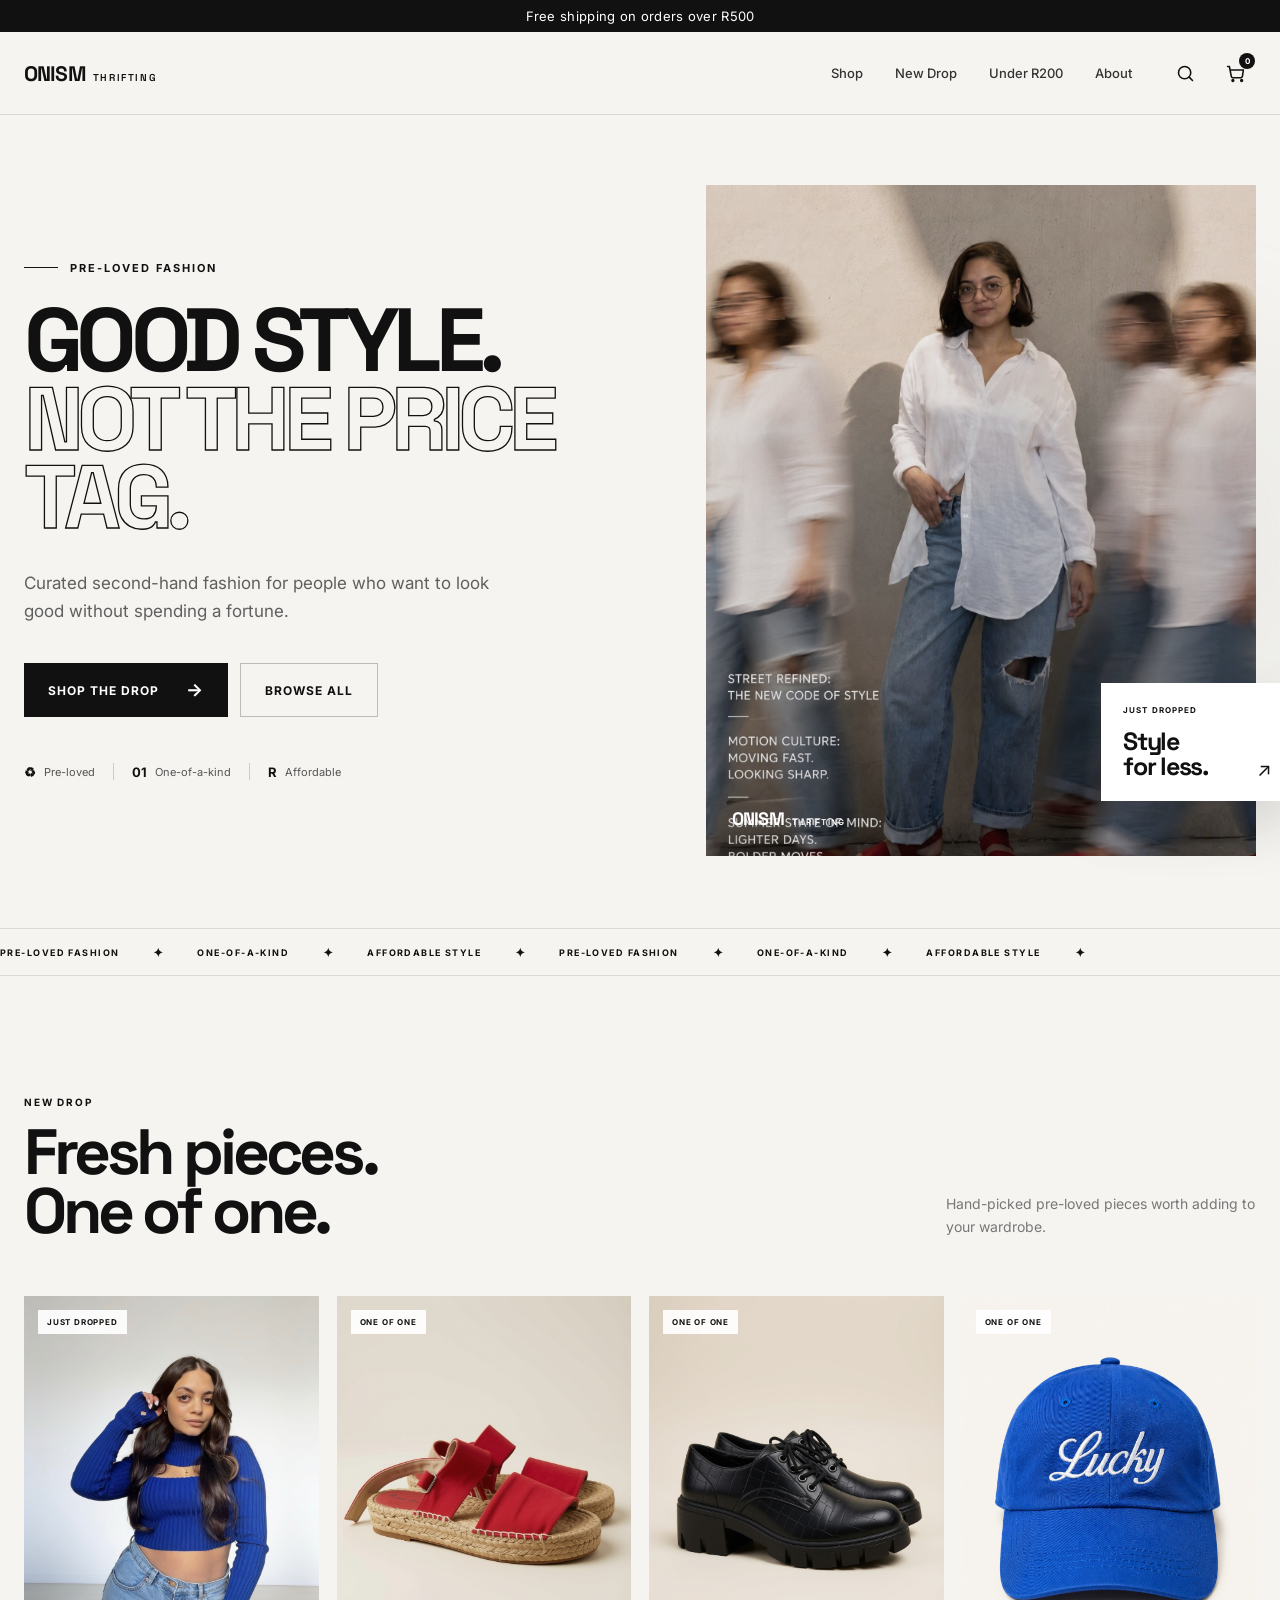
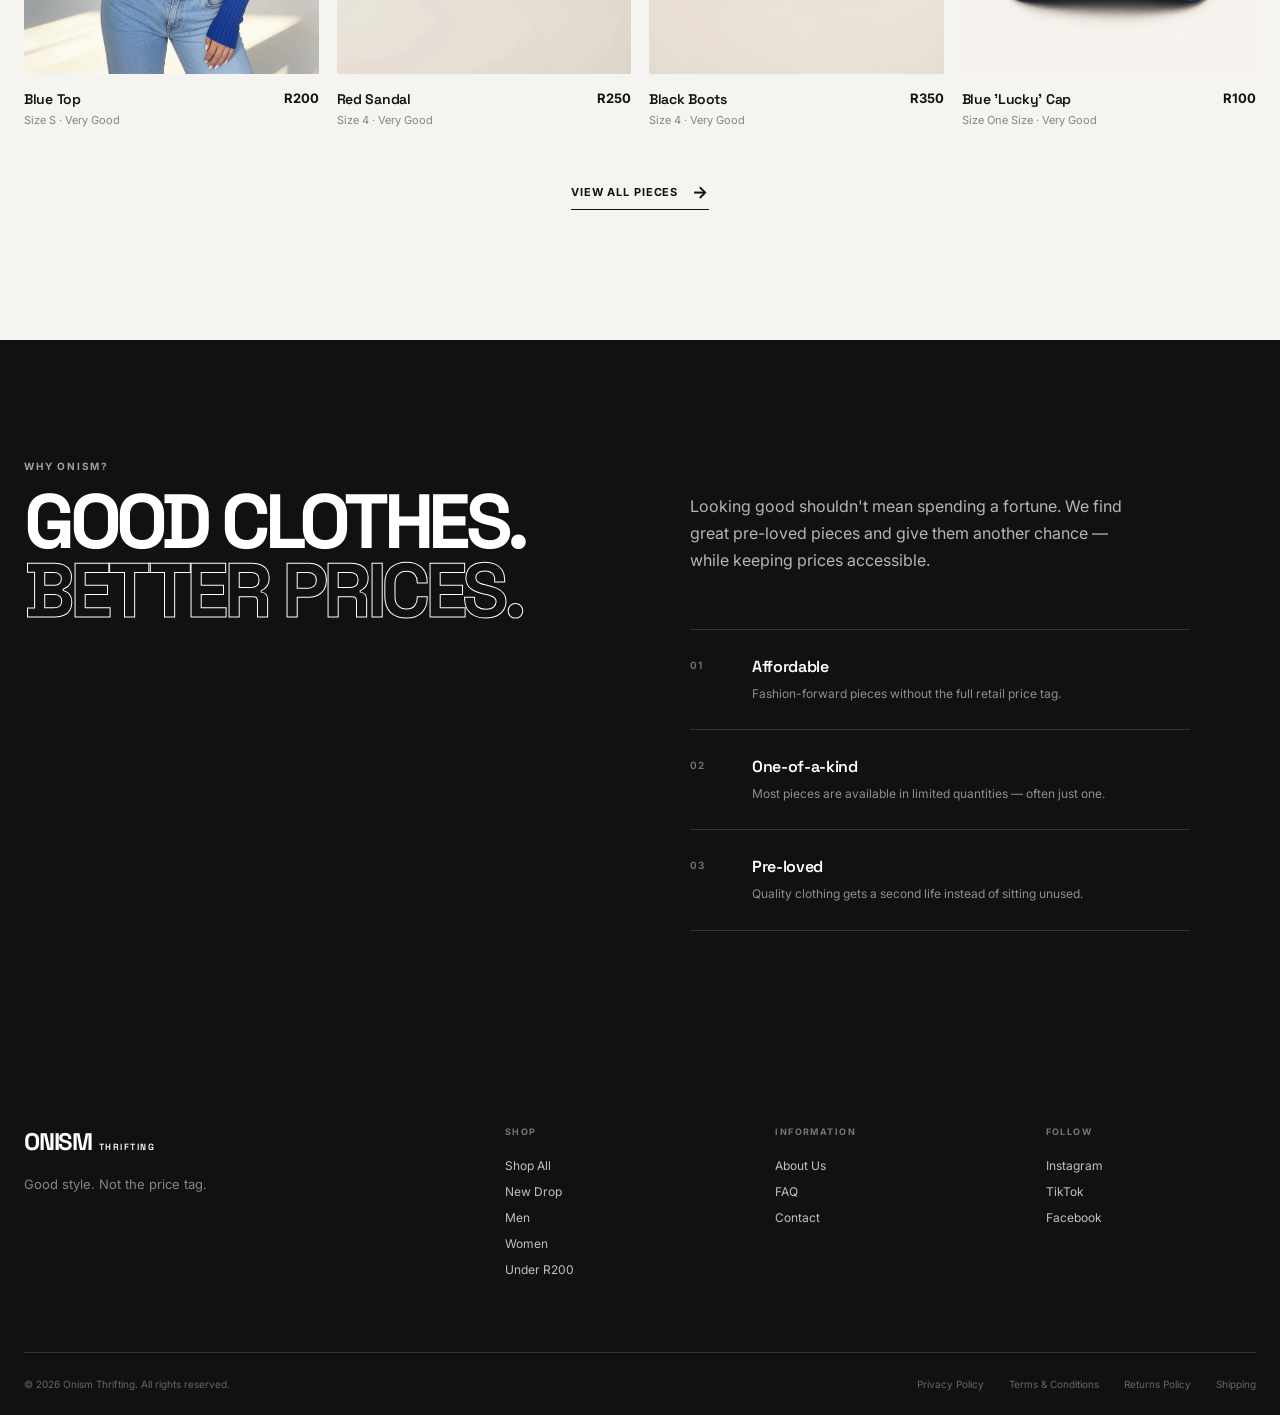
<file: index.html>
<!DOCTYPE html>
<html lang="en">
<head>
    <meta charset="UTF-8">
    <meta name="viewport" content="width=device-width, initial-scale=1.0">

    <title>Onism Thrifting | Good Style. Not the Price Tag.</title>

    <meta
        name="description"
        content="Discover curated pre-loved fashion at affordable prices. Shop unique second-hand clothing from Onism Thrifting."
    >

    <link rel="preconnect" href="https://fonts.googleapis.com">
    <link rel="preconnect" href="https://fonts.gstatic.com" crossorigin>

    <link
        href="https://fonts.googleapis.com/css2?family=Inter:wght@400;500;600;700&family=Space+Grotesk:wght@400;500;600;700&display=swap"
        rel="stylesheet"
    >

    <link rel="stylesheet" href="styles.css">
</head>

<body>

    <div class="shipping-banner">
    Free shipping on orders over R500
    </div>

    <!-- =========================
         HEADER
    ========================== -->
    <header class="site-header">

        <div class="container nav-container">

            <!-- Logo -->
            <a href="#" class="logo">
                ONISM<span>THRIFTING</span>
            </a>

            <!-- Desktop Navigation -->
            <nav class="main-nav" aria-label="Main navigation">

                <a href="shop.html">Shop</a>
                <a href="shop.html?category=new">New Drop</a>
                <a href="shop.html?category=under-200">Under R200</a>
                <a href="about.html">About</a>

            </nav>

            <!-- Header Actions -->
            <div class="nav-actions">

                <button class="icon-button" id="searchToggle" aria-label="Search">
                    <svg
                        width="21"
                        height="21"
                        viewBox="0 0 24 24"
                        fill="none"
                        stroke="currentColor"
                        stroke-width="1.8"
                        stroke-linecap="round"
                        stroke-linejoin="round"
                    >
                        <circle cx="11" cy="11" r="7"></circle>
                        <line x1="20" y1="20" x2="16.2" y2="16.2"></line>
                    </svg>
                </button>

                    <!-- Search Form -->
                <form id="searchForm" class="header-search">
                    <input
                        type="search"
                        id="searchInput"
                        placeholder="Search items..."
                        aria-label="Search products"
                        autocomplete="off"
                    >
                </form>

                <button class="icon-button cart-button" aria-label="Shopping cart">
                    <svg
                        width="21"
                        height="21"
                        viewBox="0 0 24 24"
                        fill="none"
                        stroke="currentColor"
                        stroke-width="1.8"
                        stroke-linecap="round"
                        stroke-linejoin="round"
                    >
                        <circle cx="9" cy="20" r="1"></circle>
                        <circle cx="19" cy="20" r="1"></circle>
                        <path d="M3 4h2l2.2 11.2a2 2 0 0 0 2 1.6h8.7a2 2 0 0 0 2-1.6L21 8H6"></path>
                    </svg>

                    <span class="cart-count">0</span>
                </button>

                <!-- Mobile Menu -->
                <button class="menu-toggle" aria-label="Open menu" aria-expanded="false">
                    <span></span>
                    <span></span>
                    <span></span>
                </button>

            </div>

        </div>

        <!-- Mobile Navigation -->
        <div class="mobile-menu">

            <nav aria-label="Mobile navigation">

                <a href="#shop">Shop</a>
                <a href="#new-drop">New Drop</a>
                <a href="#under-200">Under R200</a>
                <a href="#about">About</a>

            </nav>

        </div>

    </header>


    <!-- =========================
         HERO
    ========================== -->
    <main>

        <section class="hero">

            <div class="hero-background">

                <div class="hero-gradient"></div>

            </div>

            <div class="container hero-container">

                <!-- Hero Copy -->
                <div class="hero-content">

                    <div class="hero-eyebrow">
                        <span class="eyebrow-line"></span>
                        PRE-LOVED FASHION
                    </div>

                    <h1>
                        GOOD STYLE.
                        <span>NOT THE PRICE TAG.</span>
                    </h1>

                    <p class="hero-description">
                        Curated second-hand fashion for people who want
                        to look good without spending a fortune.
                    </p>

                    <div class="hero-buttons">

                        <a href="#new-drop" class="btn btn-primary">
                            Shop the Drop
                            <span>→</span>
                        </a>

                        <a href="shop.html" class="btn btn-secondary">
                            Browse All
                        </a>

                    </div>

                    <!-- Trust indicators -->
                    <div class="hero-meta">

                        <div class="hero-meta-item">
                            <strong>♻</strong>
                            <span>Pre-loved</span>
                        </div>

                        <div class="hero-meta-divider"></div>

                        <div class="hero-meta-item">
                            <strong>01</strong>
                            <span>One-of-a-kind</span>
                        </div>

                        <div class="hero-meta-divider"></div>

                        <div class="hero-meta-item">
                            <strong>R</strong>
                            <span>Affordable</span>
                        </div>

                    </div>

                </div>


                <!-- Hero Image -->
                <div class="hero-visual">

                    <div class="hero-image-wrapper">

                        <img
                            src="hero.jpg"
                            alt="Stylish person wearing vintage thrifted clothing"
                            class="hero-image"
                        >

                        <div class="image-overlay"></div>

                        <div class="hero-image-label">
                            <span>ONISM</span>
                            <small>THRIFTING</small>
                        </div>

                    </div>


                    <!-- Floating price card -->
                    <div class="floating-card">

                        <span class="floating-card-label">
                            JUST DROPPED
                        </span>

                        <strong>
                            Style
                            <br>
                            for less.
                        </strong>

                        <span class="floating-arrow">↗</span>

                    </div>

                </div>

            </div>

            <!-- Bottom Marquee -->
            <div class="hero-marquee">

                <div class="marquee-track">

                    <span>PRE-LOVED FASHION</span>
                    <span>✦</span>
                    <span>ONE-OF-A-KIND</span>
                    <span>✦</span>
                    <span>AFFORDABLE STYLE</span>
                    <span>✦</span>
                    <span>PRE-LOVED FASHION</span>
                    <span>✦</span>
                    <span>ONE-OF-A-KIND</span>
                    <span>✦</span>
                    <span>AFFORDABLE STYLE</span>
                    <span>✦</span>

                </div>

            </div>

        </section>

<!-- =========================
     NEW DROP
========================== -->
<section class="new-drop" id="new-drop">

    <div class="container">

        <!-- Section heading -->
        <div class="section-heading">

            <div>
                <p class="section-eyebrow">NEW DROP</p>

                <h2>
                    Fresh pieces.<br>
                    One of one.
                </h2>
            </div>

            <p class="section-description">
                Hand-picked pre-loved pieces worth adding to your wardrobe.
            </p>

        </div>


        <!-- Products -->
        <div class="product-grid" id="new-drop-grid">
        </div>


        <!-- View all -->
        <div class="section-button-wrapper">

            <a href="shop.html" class="text-button">
                View all pieces
                <span>→</span>
            </a>

        </div>

    </div>

</section>
<!-- =========================
     WHY PAY MORE
========================== -->
<section class="why-shop" id="about">

    <div class="container why-shop-container">

        <!-- Left side -->
        <div class="why-shop-heading">

            <p class="section-eyebrow">WHY ONISM?</p>

            <h2>
                GOOD CLOTHES.
                <span>BETTER PRICES.</span>
            </h2>

        </div>


        <!-- Right side -->
        <div class="why-shop-content">

            <p class="why-shop-intro">
                Looking good shouldn't mean spending a fortune.
                We find great pre-loved pieces and give them
                another chance — while keeping prices accessible.
            </p>


            <div class="why-shop-features">

                <div class="why-feature">

                    <span class="feature-number">01</span>

                    <div>
                        <h3>Affordable</h3>

                        <p>
                            Fashion-forward pieces without
                            the full retail price tag.
                        </p>
                    </div>

                </div>


                <div class="why-feature">

                    <span class="feature-number">02</span>

                    <div>
                        <h3>One-of-a-kind</h3>

                        <p>
                            Most pieces are available in
                            limited quantities — often just one.
                        </p>
                    </div>

                </div>


                <div class="why-feature">

                    <span class="feature-number">03</span>

                    <div>
                        <h3>Pre-loved</h3>

                        <p>
                            Quality clothing gets a second
                            life instead of sitting unused.
                        </p>
                    </div>

                </div>

            </div>

        </div>

    </div>

</section>
    </main>

<!-- =========================
     FOOTER
========================== -->
<footer class="site-footer">

    <div class="container footer-container">

        <!-- Main footer -->
        <div class="footer-main">

            <!-- Brand -->
            <div class="footer-brand">

                <a href="#" class="footer-logo">
                    ONISM<span>THRIFTING</span>
                </a>

                <p>
                    Good style. Not the price tag.
                </p>

            </div>


            <!-- Navigation -->
            <div class="footer-column">

                <p class="footer-heading">
                    SHOP
                </p>

                <a href="shop.html">Shop All</a>
                <a href="index.html#new-drop">New Drop</a>
                <a href="shop.html?category=men">Men</a>
                <a href="shop.html?category=women">Women</a>
                <a href="shop.html?category=under-200">Under R200</a>

            </div>


            <!-- Information -->
            <div class="footer-column">

                <p class="footer-heading">
                    INFORMATION
                </p>

                <a href="about.html">About Us</a>
                <a href="faq.html">FAQ</a>
                <a href="contact.html">Contact</a>

            </div>


            <!-- Social -->
            <div class="footer-column">

                <p class="footer-heading">
                    FOLLOW
                </p>

                <a href="https://www.instagram.com/onismthrifting" target="_blank" rel="noopener noreferrer">
                    Instagram
                </a>

                <a href="https://www.tiktok.com/@onismthrifting" target="_blank" rel="noopener noreferrer">
                    TikTok
                </a>

                <a href="https://www.facebook.com/profile.php?id=61593666105849" target="_blank" rel="noopener noreferrer">
                    Facebook
                </a>

            </div>

        </div>


        <!-- Bottom footer -->
        <div class="footer-bottom">

            <p>
                © 2026 Onism Thrifting. All rights reserved.
            </p>

            <div class="footer-legal">

                <a href="privacy.html">
                    Privacy Policy
                </a>

                <a href="terms.html">
                    Terms & Conditions
                </a>

                <a href="returns.html">
                    Returns Policy
                </a>

                <a href="shipping.html">
                    Shipping
                </a>

            </div>

        </div>

    </div>

</footer>

    <script src="script.js"></script>
    <script src="products.js"></script>
    <script src="home-products.js"></script>
    <script src="cart.js"></script>
</body>
</html>
</file>
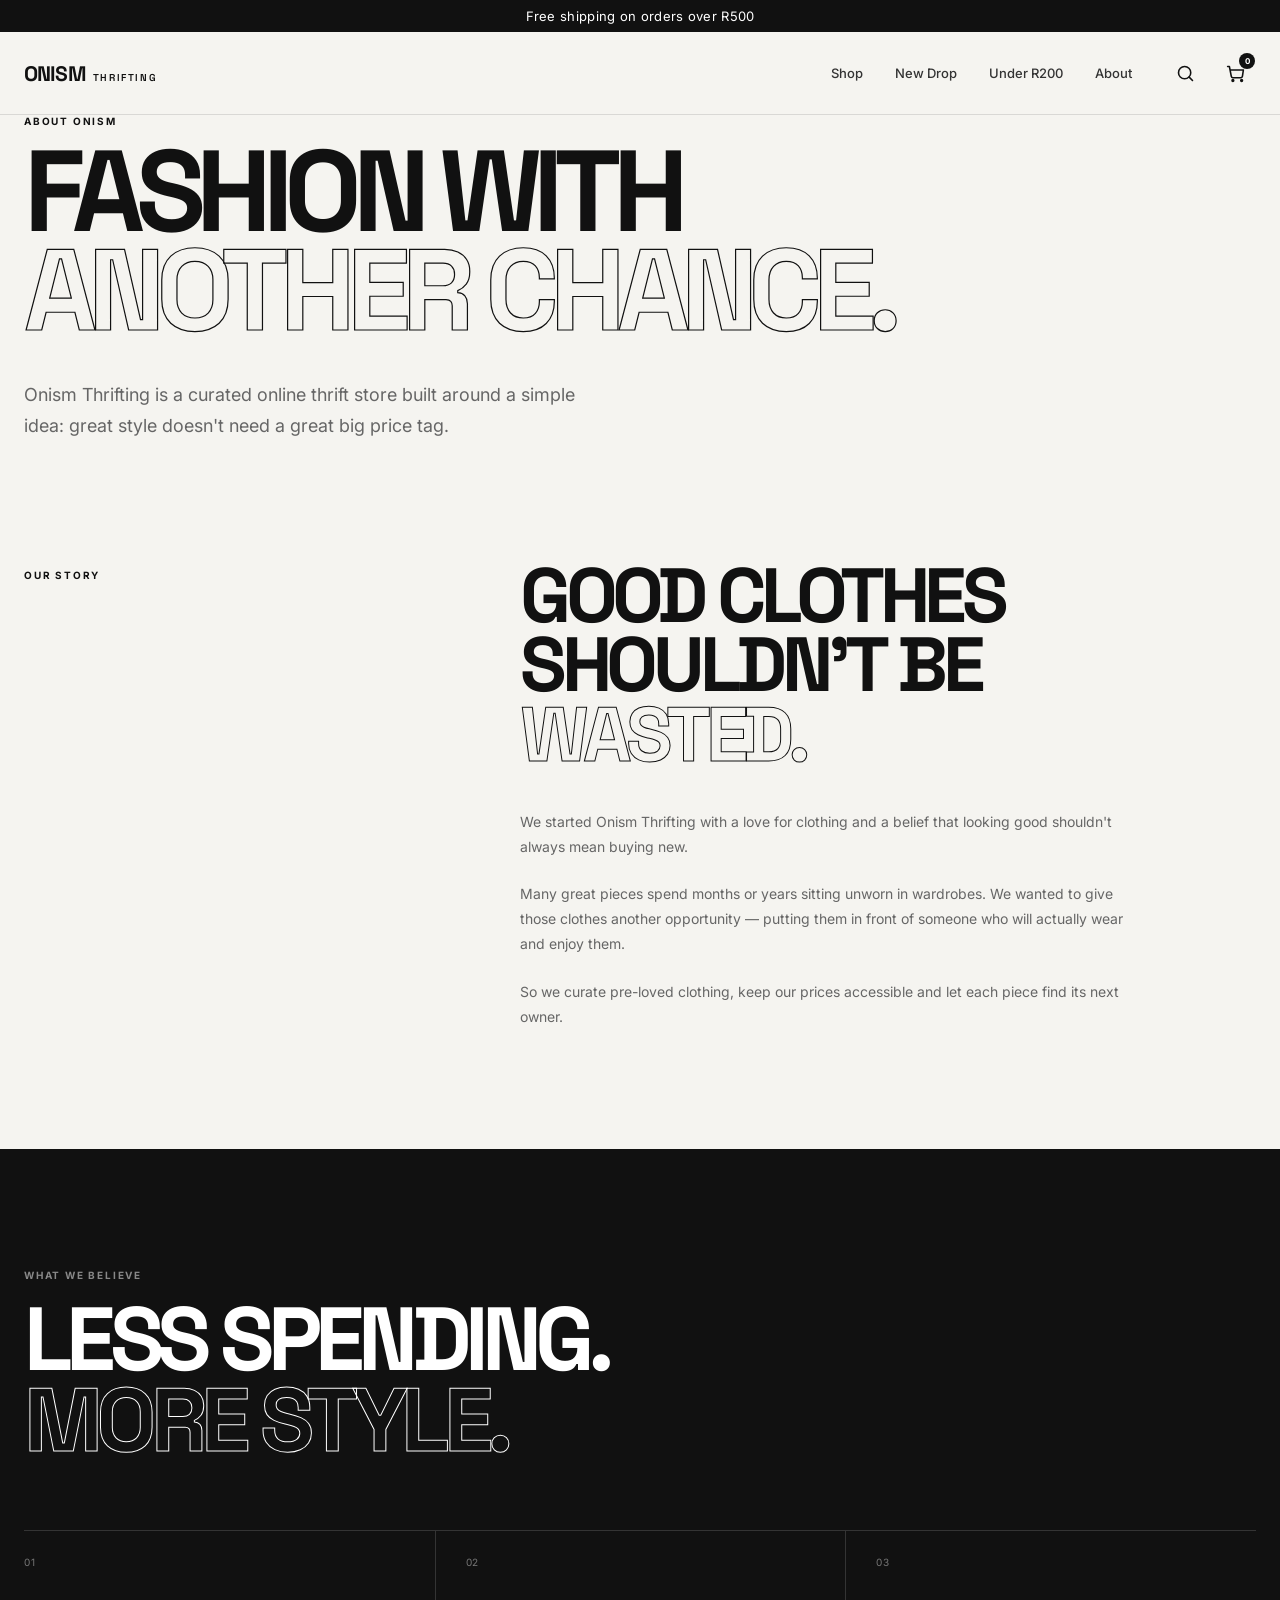
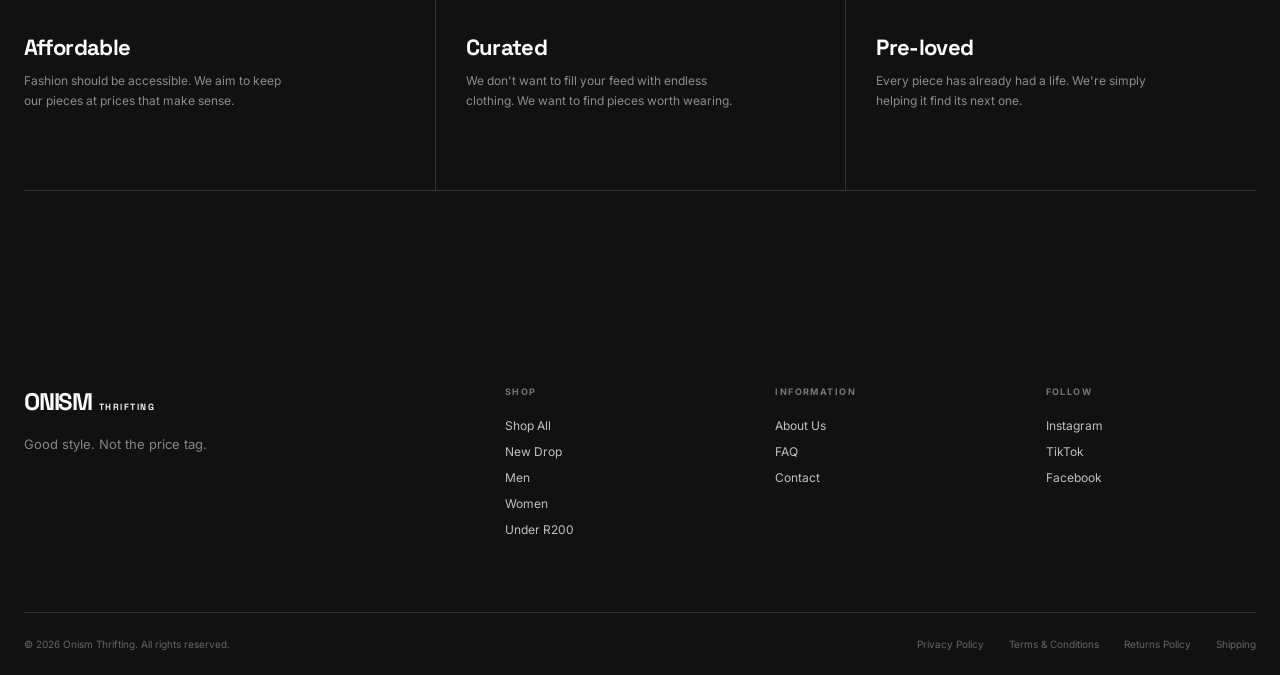
<file: about.html>
<!DOCTYPE html> 
<html lang="en"> 
    <head> 
        <meta charset="UTF-8"> 
        <meta name="viewport" content="width=device-width, initial-scale=1.0" > 
        <title>About | Onism Thrifting</title> 
        <meta name="description" content="Learn more about Onism Thrifting and our approach to affordable, curated pre-loved fashion." > 
        <link rel="preconnect" href="https://fonts.googleapis.com"> 
        <link rel="preconnect" href="https://fonts.gstatic.com" crossorigin> 
        <link href="https://fonts.googleapis.com/css2?family=Inter:wght@400;500;600;700&family=Space+Grotesk:wght@400;500;600;700&display=swap" rel="stylesheet" > 
        
        <link rel="stylesheet" href="styles.css"> 
        <link rel="stylesheet" href="about.css"> 
    </head> 
    
    <body> 

        <!-- ========================= 
         SHIPPING BANNER ========================== -->
        <div class="shipping-banner">
        Free shipping on orders over R500
        </div>

        <!-- ========================= HEADER 
         ========================== --> 
         <header class="site-header"> 
            <div class="container nav-container"> 
                <a href="index.html" class="logo"> ONISM<span>THRIFTING</span> </a> 
                
                <nav class="main-nav" aria-label="Main navigation"> 
                    <a href="shop.html"> Shop </a> 
                    <a href="index.html#new-drop"> New Drop </a> 
                    <a href="shop.html?category=under-200"> Under R200 </a> 
                    <a href="about.html" class="active"> About </a> 
                </nav> 
                
                <div class="nav-actions"> 
                    <button class="icon-button" id="searchToggle" aria-label="Search" > 
                        <svg width="21" height="21" viewBox="0 0 24 24" fill="none" stroke="currentColor" stroke-width="1.8" stroke-linecap="round" stroke-linejoin="round" > 
                            <circle cx="11" cy="11" r="7"></circle> 
                            <line x1="20" y1="20" x2="16.2" y2="16.2" ></line> 
                        </svg> 
                    </button> 

                                        <!-- Search Form -->
                <form id="searchForm" class="header-search">
                    <input
                        type="search"
                        id="searchInput"
                        placeholder="Search items..."
                        aria-label="Search products"
                        autocomplete="off"
                    >
                </form>
                    
                    <button class="icon-button cart-button" aria-label="Shopping cart" > 
                        <svg width="21" height="21" viewBox="0 0 24 24" fill="none" stroke="currentColor" stroke-width="1.8" stroke-linecap="round" stroke-linejoin="round" > 
                            <circle cx="9" cy="20" r="1"></circle> 
                            <circle cx="19" cy="20" r="1"></circle> 
                            <path d="M3 4h2l2.2 11.2a2 2 0 0 0 2 1.6h8.7a2 2 0 0 0 2-1.6L21 8H6"></path> 
                        </svg> 
                        <span class="cart-count"> 0 </span> 
                    </button> 
                    
                    <button class="menu-toggle" aria-label="Open menu" aria-expanded="false" > 
                        <span></span> 
                        <span></span> 
                        <span></span> 
                    </button> 
                </div> 
            </div> 
            
            <div class="mobile-menu"> 
                <nav aria-label="Mobile navigation"> 
                    <a href="shop.html"> Shop </a> 
                    <a href="index.html#new-drop"> New Drop </a> 
                    <a href="shop.html?category=under-200"> Under R200 </a> 
                    <a href="about.html"> About </a> 
                </nav> 
            </div> 
        </header> 
        
        <!-- ========================= 
         ABOUT PAGE ========================== --> 
         
         <main class="about-page"> 
            <!-- ================================= 
             ABOUT HERO ================================== --> 
             <section class="about-hero">
                <div class="container"> 
                    <p class="section-eyebrow"> ABOUT ONISM </p> 
                    <h1> FASHION WITH <span>ANOTHER CHANCE.</span> </h1> 
                    <p class="about-hero-intro"> Onism Thrifting is a curated online thrift store built around a simple idea: great style doesn't need a great big price tag. </p> 
                </div> 
            </section> 
            
            <!-- ================================= 
             OUR STORY ================================== --> 
             <section class="about-story"> 
                <div class="container about-story-grid"> 
                    <div class="about-story-label"> 
                        <p class="section-eyebrow"> OUR STORY </p> 
                    </div> 
                    <div class="about-story-content"> 
                        <h2> GOOD CLOTHES SHOULDN'T BE <span>WASTED.</span> </h2> 
                        <p> We started Onism Thrifting with a love for clothing and a belief that looking good shouldn't always mean buying new. </p> 
                        <p> Many great pieces spend months or years sitting unworn in wardrobes. We wanted to give those clothes another opportunity — putting them in front of someone who will actually wear and enjoy them. </p> 
                        <p> So we curate pre-loved clothing, keep our prices accessible and let each piece find its next owner. </p> 
                    </div> 
                </div> 
            </section> 

            <!-- ================================= 
             WHAT WE BELIEVE ================================== --> 
             <section class="about-beliefs"> 
                <div class="container"> 
                    <div class="beliefs-heading"> 
                        <p class="section-eyebrow"> WHAT WE BELIEVE </p> 
                        <h2> LESS SPENDING. <span>MORE STYLE.</span> </h2> 
                    </div> 
                    <div class="beliefs-grid"> 
                        <div class="belief"> 
                            <span class="belief-number"> 01 </span> 
                            <h3> Affordable </h3> 
                            <p> Fashion should be accessible. We aim to keep our pieces at prices that make sense. </p> 
                        </div> 
                        <div class="belief"> <span class="belief-number"> 02 </span> 
                            <h3> Curated </h3> 
                            <p> We don't want to fill your feed with endless clothing. We want to find pieces worth wearing. </p> 
                        </div> 
                        <div class="belief"> <span class="belief-number"> 03 </span> 
                            <h3> Pre-loved </h3> 
                            <p> Every piece has already had a life. We're simply helping it find its next one. </p> 
                        </div> 
                    </div> 
                </div> 
            </section> 
        </main> 
        
        <!-- ========================= 
         FOOTER ========================== --> 
         <footer class="site-footer"> 
            <div class="container footer-container"> 
                <div class="footer-main"> 
                    <div class="footer-brand"> 
                        <a href="index.html" class="footer-logo" > ONISM<span>THRIFTING</span> </a> 
                        <p> Good style. Not the price tag. </p> 
                    </div> 
                    <div class="footer-column"> 
                        <p class="footer-heading"> SHOP </p> 
                        <a href="shop.html"> Shop All </a> 
                        <a href="index.html#new-drop"> New Drop </a> 
                        <a href="shop.html?category=men"> Men </a> 
                        <a href="shop.html?category=women"> Women </a> 
                        <a href="shop.html?category=under-200"> Under R200 </a> 
                    </div> <div class="footer-column"> 
                        <p class="footer-heading"> INFORMATION </p> 
                        <a href="about.html"> About Us </a> 
                        <a href="faq.html"> FAQ </a> 
                        <a href="contact.html"> Contact </a> 
                    </div> 
                    <div class="footer-column"> 
                        <p class="footer-heading"> FOLLOW </p> 
                        <a href="https://www.instagram.com/onismthrifting" target="_blank" rel="noopener noreferrer"> Instagram </a> 
                        <a href="https://www.tiktok.com/@onismthrifting" target="_blank" rel="noopener noreferrer"> TikTok </a> 
                        <a href="https://www.facebook.com/profile.php?id=61593666105849" target="_blank" rel="noopener noreferrer"> Facebook </a> 
                    </div> 
                </div> 
                <div class="footer-bottom"> 
                    <p> © 2026 Onism Thrifting. All rights reserved. </p> 
                    <div class="footer-legal"> 
                        <a href="privacy.html"> Privacy Policy </a> 
                        <a href="terms.html"> Terms & Conditions </a> 
                        <a href="returns.html"> Returns Policy </a> 
                        <a href="shipping.html"> Shipping </a>
                    </div> 
                </div> 
            </div> 
        </footer> 
        
        <script src="script.js"></script> 
        <script src="cart.js"></script>
    </body> 
</html>
</file>
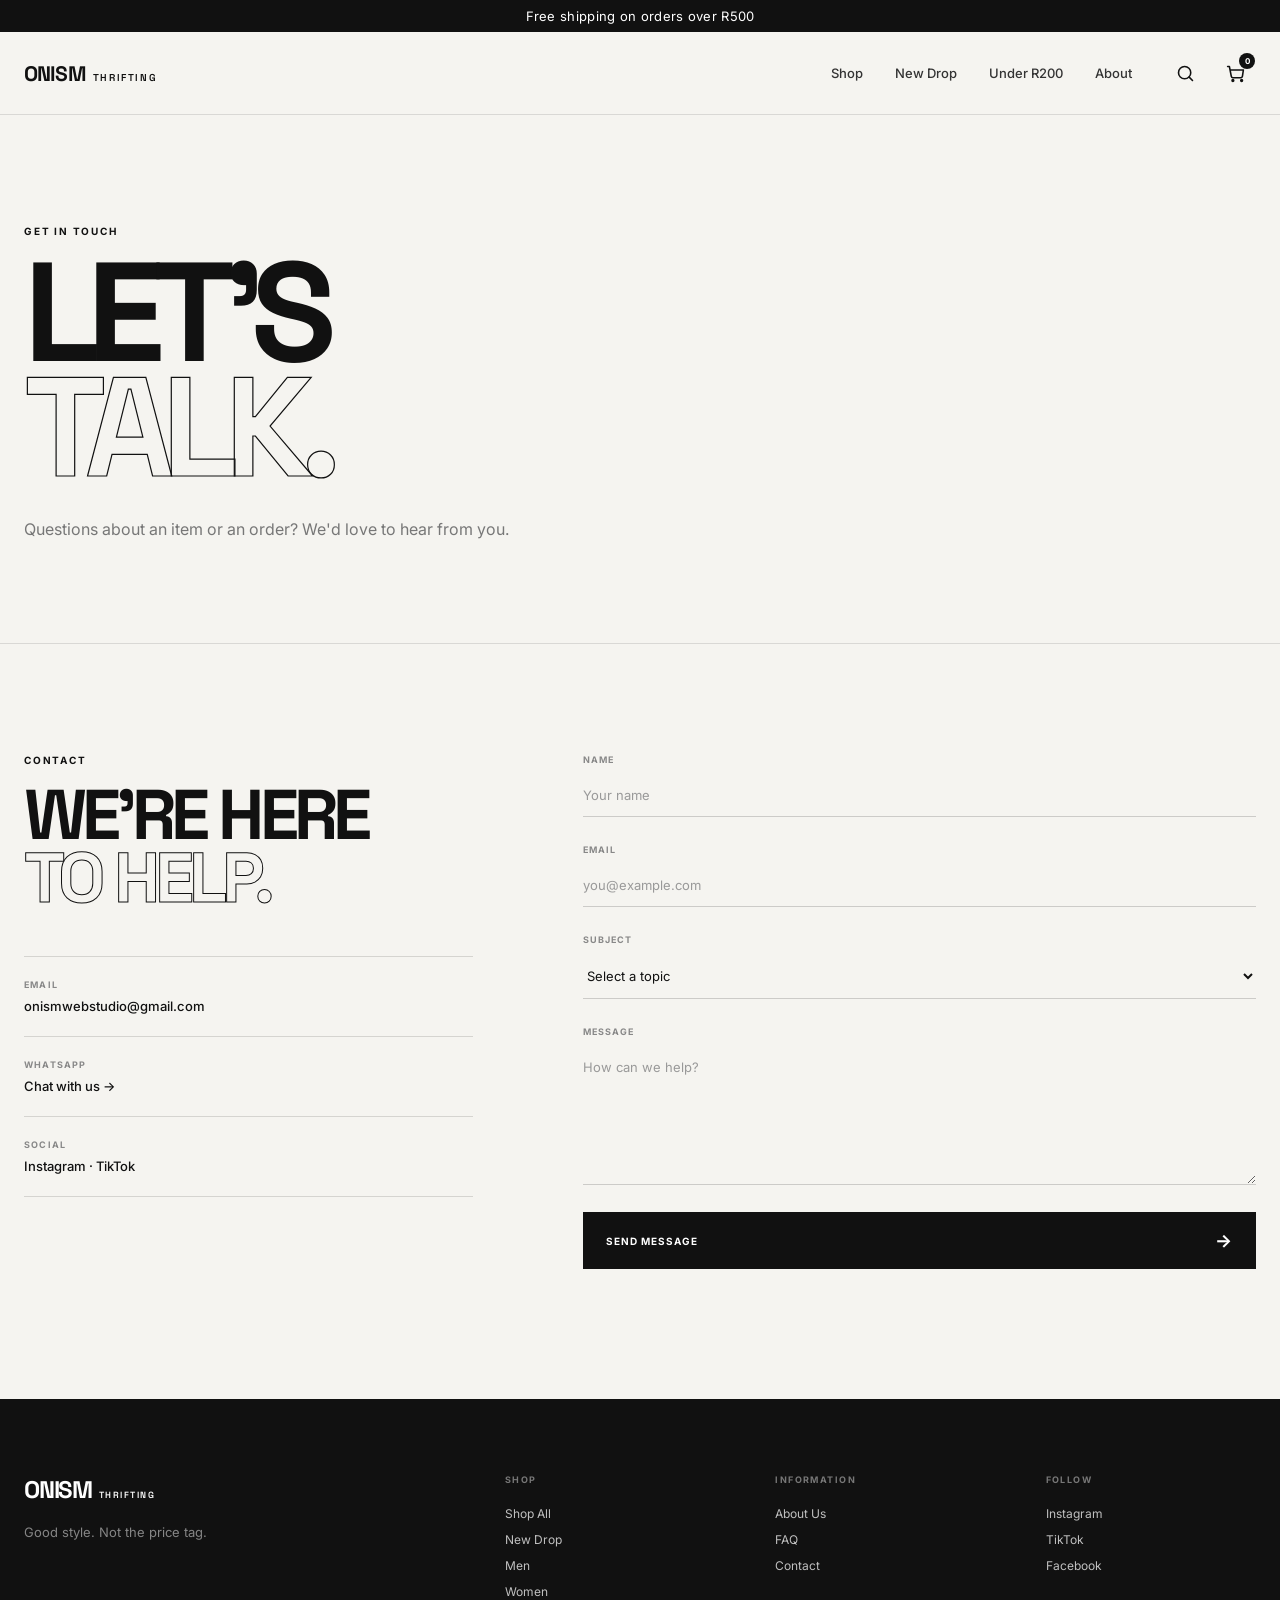
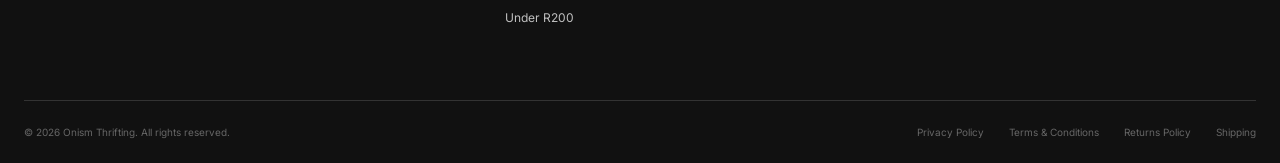
<file: contact.html>
<!DOCTYPE html>
<html lang="en">

<head>

    <meta charset="UTF-8">

    <meta
        name="viewport"
        content="width=device-width, initial-scale=1.0"
    >

    <title>Contact | Onism Thrifting</title>

    <meta
        name="description"
        content="Contact Onism Thrifting with questions about products, orders, selling or donating clothes."
    >

    <link rel="preconnect" href="https://fonts.googleapis.com">
    <link rel="preconnect" href="https://fonts.gstatic.com" crossorigin>

    <link
        href="https://fonts.googleapis.com/css2?family=Inter:wght@400;500;600;700&family=Space+Grotesk:wght@400;500;600;700&display=swap"
        rel="stylesheet"
    >

    <link rel="stylesheet" href="styles.css">
    <link rel="stylesheet" href="contact.css">

</head>


<body>

    <!-- =========================
         SHIPPING BANNER
    ========================== -->

    <div class="shipping-banner">
    Free shipping on orders over R500
    </div>

    <!-- HEADER -->

    <header class="site-header">

        <div class="container nav-container">

            <a href="index.html" class="logo">
                ONISM<span>THRIFTING</span>
            </a>


            <nav class="main-nav">

                <a href="shop.html">
                    Shop
                </a>

                <a href="index.html#new-drop">
                    New Drop
                </a>

                <a href="shop.html?category=under-200">
                    Under R200
                </a>

                <a href="about.html">
                    About
                </a>

            </nav>


            <div class="nav-actions">

                <button
                    class="icon-button"
                    id="searchToggle"
                    aria-label="Search"
                >
                    <svg
                        width="21"
                        height="21"
                        viewBox="0 0 24 24"
                        fill="none"
                        stroke="currentColor"
                        stroke-width="1.8"
                        stroke-linecap="round"
                        stroke-linejoin="round"
                    >
                        <circle cx="11" cy="11" r="7"></circle>

                        <line
                            x1="20"
                            y1="20"
                            x2="16.2"
                            y2="16.2"
                        ></line>
                    </svg>
                </button>
                                   
                <!-- Search Form -->
                <form id="searchForm" class="header-search">
                    <input
                        type="search"
                        id="searchInput"
                        placeholder="Search items..."
                        aria-label="Search products"
                        autocomplete="off"
                    >
                </form>

                <button
                    class="icon-button cart-button"
                    aria-label="Shopping cart"
                >
                    <svg
                        width="21"
                        height="21"
                        viewBox="0 0 24 24"
                        fill="none"
                        stroke="currentColor"
                        stroke-width="1.8"
                        stroke-linecap="round"
                        stroke-linejoin="round"
                    >
                        <circle cx="9" cy="20" r="1"></circle>
                        <circle cx="19" cy="20" r="1"></circle>

                        <path d="M3 4h2l2.2 11.2a2 2 0 0 0 2 1.6h8.7a2 2 0 0 0 2-1.6L21 8H6"></path>
                    </svg>

                    <span class="cart-count">0</span>

                </button>


                <button
                    class="menu-toggle"
                    aria-label="Open menu"
                    aria-expanded="false"
                >
                    <span></span>
                    <span></span>
                    <span></span>
                </button>

            </div>

        </div>


        <div class="mobile-menu">

            <nav>

                <a href="shop.html">Shop</a>

                <a href="index.html#new-drop">
                    New Drop
                </a>

                <a href="shop.html?category=under-200">
                    Under R200
                </a>

                <a href="about.html">
                    About
                </a>

            </nav>

        </div>

    </header>



    <!-- CONTACT -->

    <main class="contact-page">

        <section class="contact-hero">

            <div class="container">

                <p class="section-eyebrow">
                    GET IN TOUCH
                </p>

                <h1>
                    LET'S
                    <span>TALK.</span>
                </h1>

                <p>
                    Questions about an item or an order?
                    We'd love to hear from you.
                </p>

            </div>

        </section>


        <section class="contact-content">

            <div class="container contact-grid">


                <!-- Contact details -->

                <div class="contact-details">

                    <p class="section-eyebrow">
                        CONTACT
                    </p>

                    <h2>
                        WE'RE HERE
                        <span>TO HELP.</span>
                    </h2>


                    <div class="contact-methods">

                        <a href="mailto:onismwebstudio@gmail.com">

                            <span>
                                EMAIL
                            </span>

                            <strong>
                                onismwebstudio@gmail.com
                            </strong>

                        </a>


                        <a href="https://wa.me/27000000000">

                            <span>
                                WHATSAPP
                            </span>

                            <strong>
                                Chat with us →
                            </strong>

                        </a>


                        <div>

                            <span>
                                SOCIAL
                            </span>

                            <strong>
                                Instagram · TikTok
                            </strong>

                        </div>

                    </div>

                </div>


                <!-- Contact form -->

                <form
                    class="contact-form"
                    id="contact-form"
                >

                    <div class="form-field">

                        <label for="contact-name">
                            Name
                        </label>

                        <input
                            type="text"
                            id="contact-name"
                            name="name"
                            placeholder="Your name"
                            required
                        >

                    </div>


                    <div class="form-field">

                        <label for="contact-email">
                            Email
                        </label>

                        <input
                            type="email"
                            id="contact-email"
                            name="email"
                            placeholder="you@example.com"
                            required
                        >

                    </div>


                    <div class="form-field">

                        <label for="contact-subject">
                            Subject
                        </label>

                        <select
                            id="contact-subject"
                            name="subject"
                            required
                        >

                            <option value="">
                                Select a topic
                            </option>

                            <option value="product">
                                Product question
                            </option>

                            <option value="order">
                                Order question
                            </option>

                            <option value="other">
                                Something else
                            </option>

                        </select>

                    </div>


                    <div class="form-field">

                        <label for="contact-message">
                            Message
                        </label>

                        <textarea
                            id="contact-message"
                            name="message"
                            rows="7"
                            placeholder="How can we help?"
                            required
                        ></textarea>

                    </div>


                    <button
                        type="submit"
                        class="contact-submit"
                    >

                        <span>
                            Send Message
                        </span>

                        <span>
                            →
                        </span>

                    </button>


                    <p
                        class="contact-success"
                        id="contact-success"
                        hidden
                    >
                        Thanks — your message has been received.
                    </p>

                </form>

            </div>

        </section>

    </main>



    <!-- FOOTER -->

    <footer class="site-footer">

        <div class="container footer-container">

            <div class="footer-main">

                <div class="footer-brand">

                    <a
                        href="index.html"
                        class="footer-logo"
                    >
                        ONISM<span>THRIFTING</span>
                    </a>

                    <p>
                        Good style. Not the price tag.
                    </p>

                </div>


                <div class="footer-column">

                    <p class="footer-heading">
                        SHOP
                    </p>

                    <a href="shop.html">Shop All</a>

                    <a href="index.html#new-drop">
                        New Drop
                    </a>

                    <a href="shop.html?category=men">
                        Men
                    </a>

                    <a href="shop.html?category=women">
                        Women
                    </a>

                    <a href="shop.html?category=under-200">
                        Under R200
                    </a>

                </div>


                <div class="footer-column">

                    <p class="footer-heading">
                        INFORMATION
                    </p>

                    <a href="about.html">About Us</a>

                    <a href="faq.html">
                        FAQ
                    </a>

                    <a href="contact.html">
                        Contact
                    </a>

                </div>


                <div class="footer-column">

                    <p class="footer-heading">
                        FOLLOW
                    </p>

                    <a href="https://www.instagram.com/onismthrifting" target="_blank" rel="noopener noreferrer">
                        Instagram
                    </a>

                    <a href="https://www.tiktok.com/@onismthrifting" target="_blank" rel="noopener noreferrer">
                        TikTok
                    </a>

                    <a href="https://www.facebook.com/profile.php?id=61593666105849" target="_blank" rel="noopener noreferrer">
                        Facebook
                    </a>

                </div>

            </div>


            <div class="footer-bottom">

                <p>
                    © 2026 Onism Thrifting. All rights reserved.
                </p>

                <div class="footer-legal">

                    <a href="privacy.html">
                        Privacy Policy
                    </a>

                    <a href="terms.html">
                        Terms & Conditions
                    </a>

                    <a href="returns.html">
                        Returns Policy
                    </a>

                    <a href="shipping.html">
                        Shipping
                    </a>

                </div>

            </div>

        </div>

    </footer>


    <script src="script.js"></script>
    <script src="contact.js"></script>
    <script src="cart.js"></script>


</body>

</html>
</file>
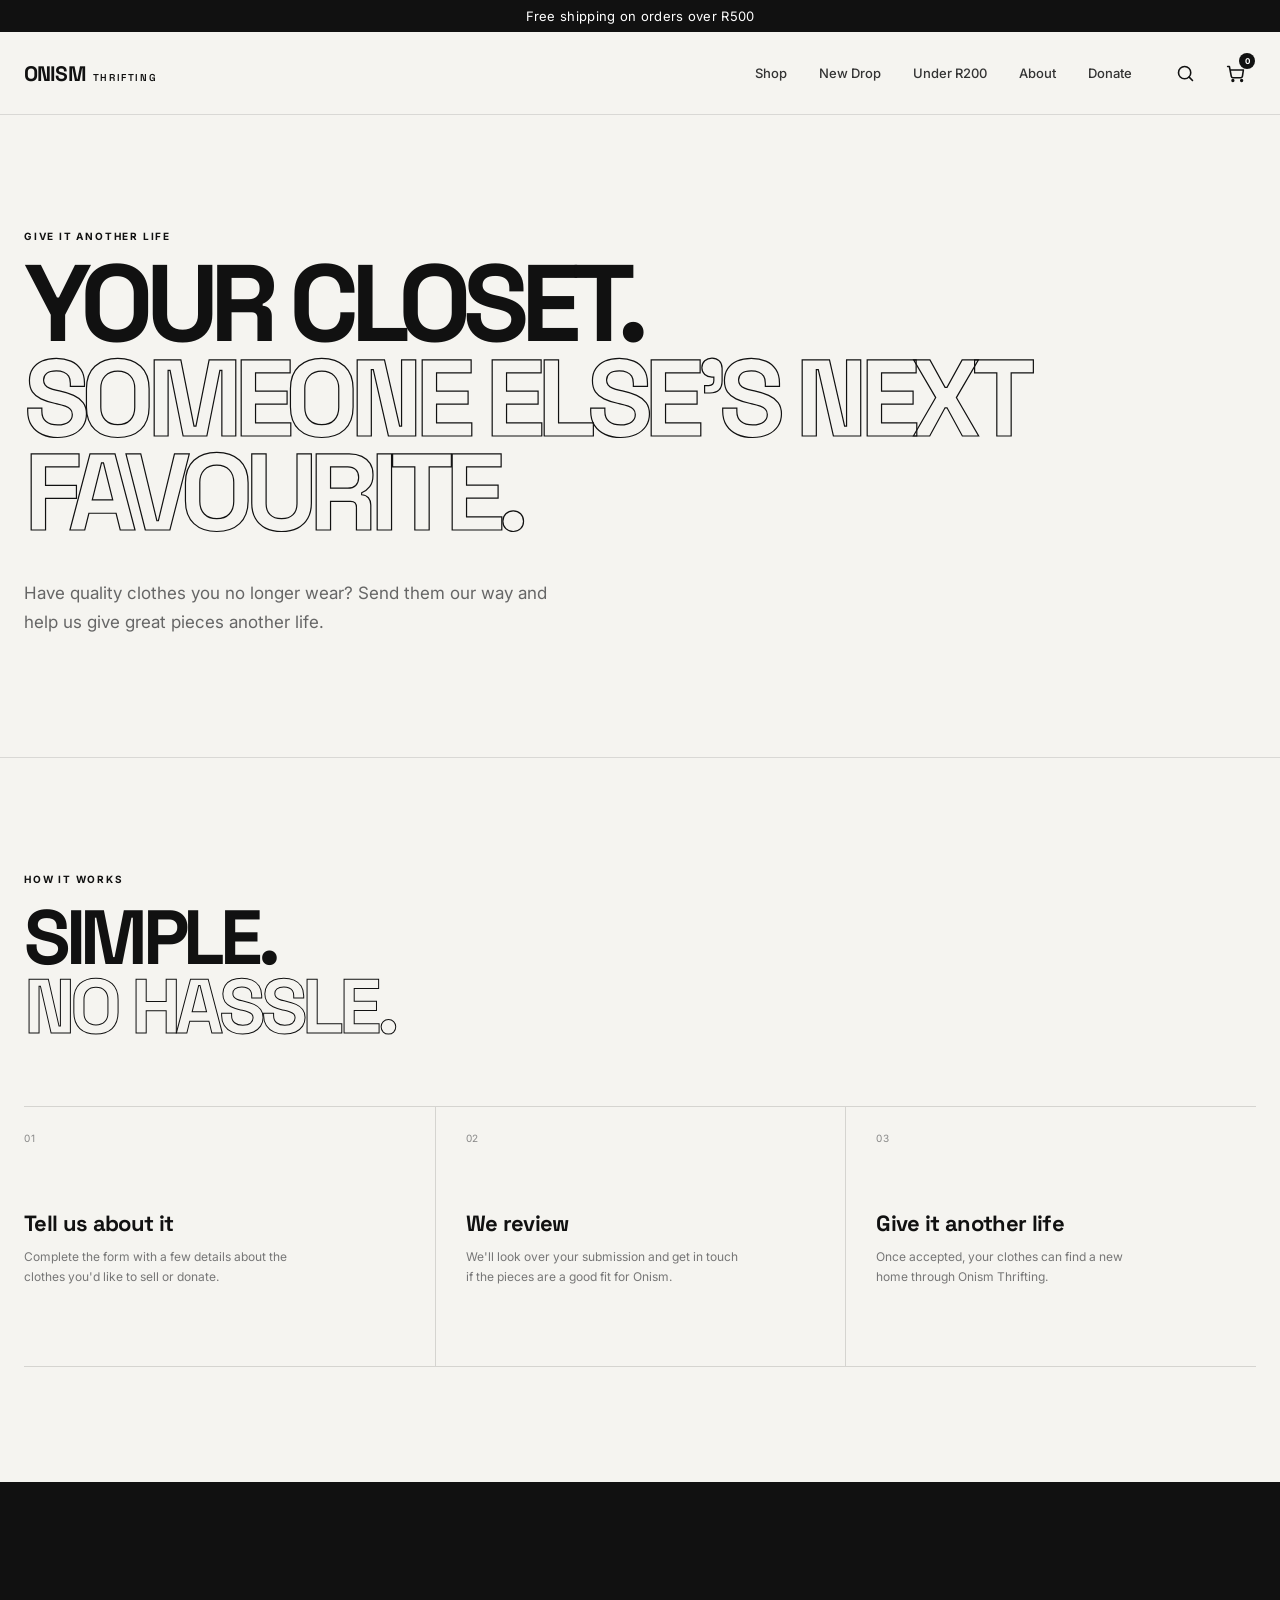
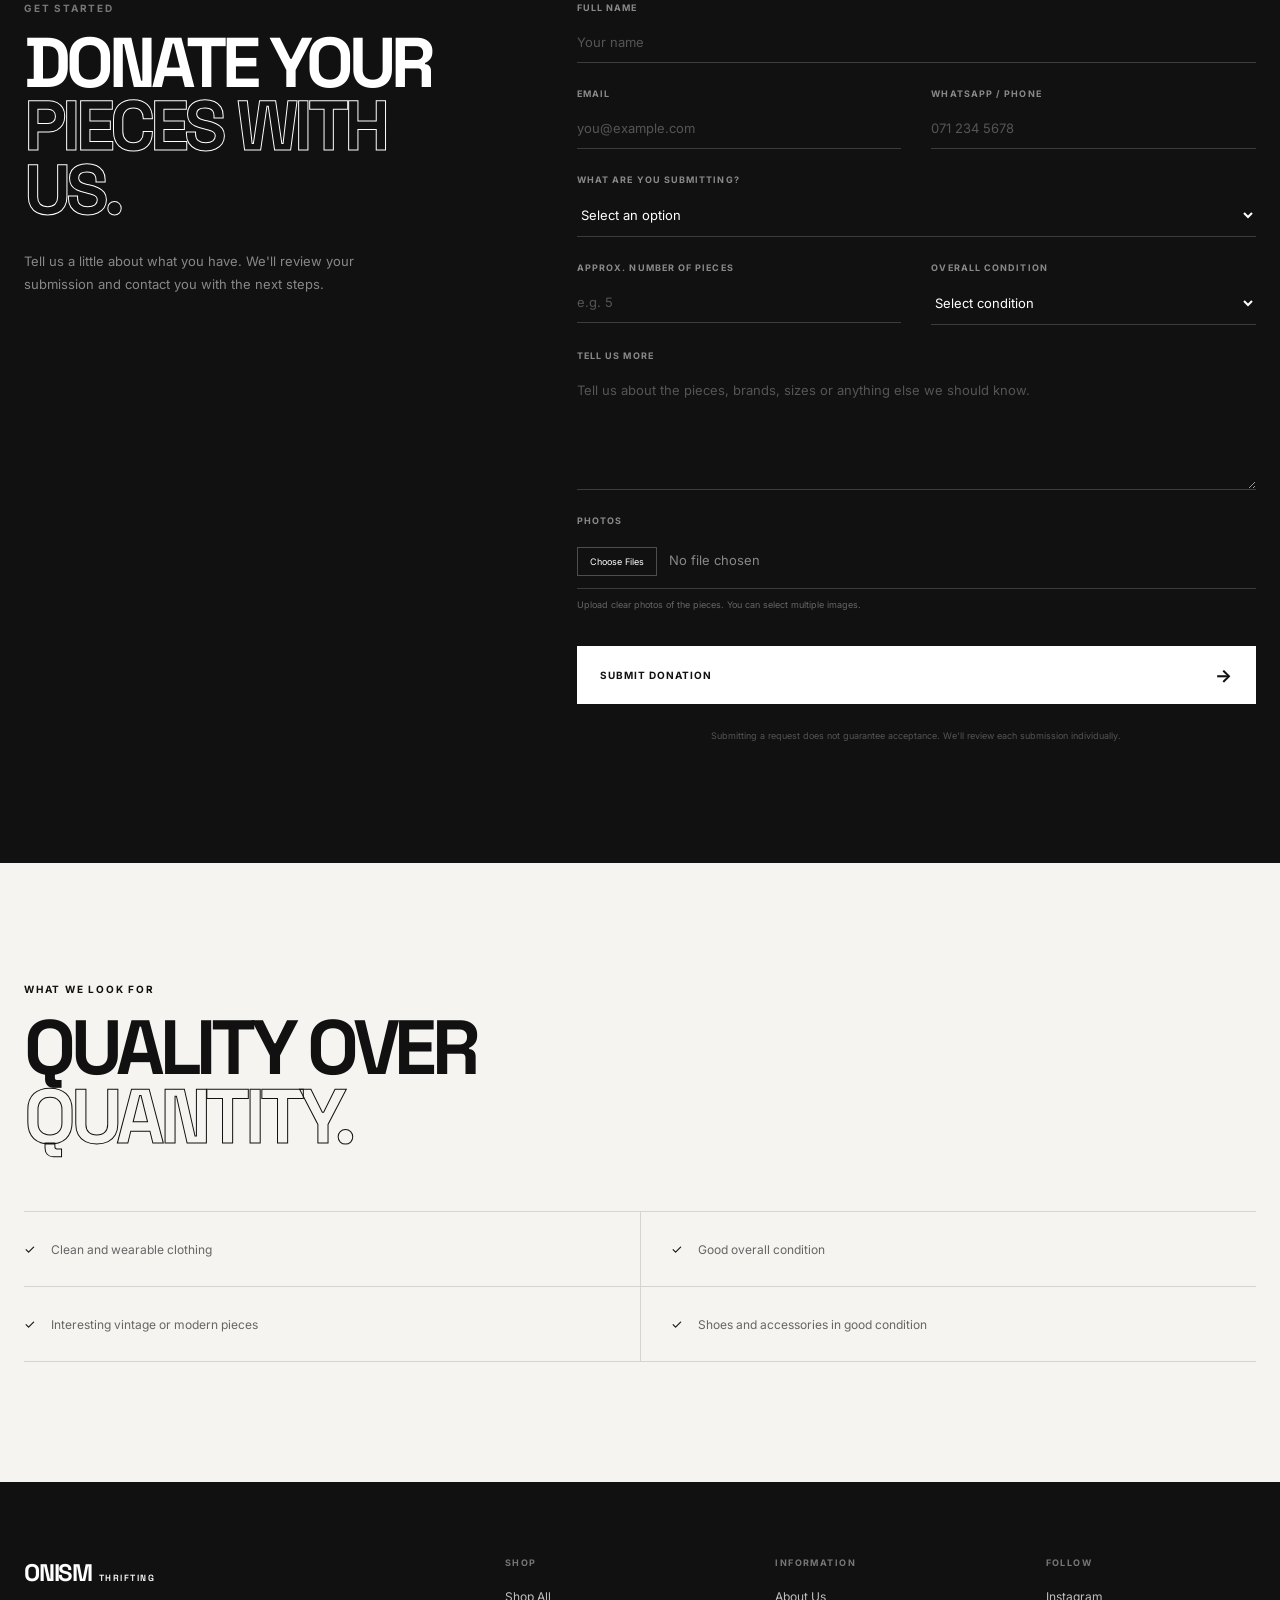
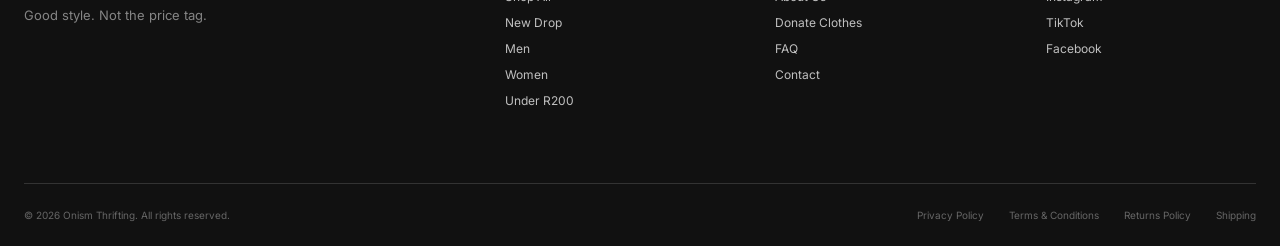
<file: donate.html>
<!DOCTYPE html>
<html lang="en">

<head>

    <meta charset="UTF-8">

    <meta
        name="viewport"
        content="width=device-width, initial-scale=1.0"
    >

    <title>Donate | Onism Thrifting</title>

    <meta
        name="description"
        content="Sell or donate your pre-loved clothes to Onism Thrifting and give them another life."
    >

    <link rel="preconnect" href="https://fonts.googleapis.com">
    <link rel="preconnect" href="https://fonts.gstatic.com" crossorigin>

    <link
        href="https://fonts.googleapis.com/css2?family=Inter:wght@400;500;600;700&family=Space+Grotesk:wght@400;500;600;700&display=swap"
        rel="stylesheet"
    >

    <link rel="stylesheet" href="styles.css">
    <link rel="stylesheet" href="donate.css">

</head>


<body>
    <!-- =========================
         SHIPPING BANNER
    ========================== -->

    <div class="shipping-banner">
    Free shipping on orders over R500
    </div>


    <!-- =========================
         HEADER
    ========================== -->

    <header class="site-header">

        <div class="container nav-container">

            <a href="index.html" class="logo">
                ONISM<span>THRIFTING</span>
            </a>


            <nav class="main-nav" aria-label="Main navigation">

                <a href="shop.html">
                    Shop
                </a>

                <a href="index.html#new-drop">
                    New Drop
                </a>

                <a href="shop.html?category=under-200">
                    Under R200
                </a>

                <a href="about.html">
                    About
                </a>

                <a href="donate.html" class="active">
                    Donate
                </a>

            </nav>


            <div class="nav-actions">

                <button
                    class="icon-button"
                    id="searchToggle"
                    aria-label="Search"
                >
                    <svg
                        width="21"
                        height="21"
                        viewBox="0 0 24 24"
                        fill="none"
                        stroke="currentColor"
                        stroke-width="1.8"
                        stroke-linecap="round"
                        stroke-linejoin="round"
                    >
                        <circle cx="11" cy="11" r="7"></circle>

                        <line
                            x1="20"
                            y1="20"
                            x2="16.2"
                            y2="16.2"
                        ></line>
                    </svg>
                </button>
                
                <!-- Search Form -->
                <form id="searchForm" class="header-search">
                    <input
                        type="search"
                        id="searchInput"
                        placeholder="Search items..."
                        aria-label="Search products"
                        autocomplete="off"
                    >
                </form>

                <button
                    class="icon-button cart-button"
                    aria-label="Shopping cart"
                >
                    <svg
                        width="21"
                        height="21"
                        viewBox="0 0 24 24"
                        fill="none"
                        stroke="currentColor"
                        stroke-width="1.8"
                        stroke-linecap="round"
                        stroke-linejoin="round"
                    >
                        <circle cx="9" cy="20" r="1"></circle>
                        <circle cx="19" cy="20" r="1"></circle>

                        <path d="M3 4h2l2.2 11.2a2 2 0 0 0 2 1.6h8.7a2 2 0 0 0 2-1.6L21 8H6"></path>
                    </svg>

                    <span class="cart-count">
                        0
                    </span>

                </button>


                <button
                    class="menu-toggle"
                    aria-label="Open menu"
                    aria-expanded="false"
                >
                    <span></span>
                    <span></span>
                    <span></span>
                </button>

            </div>

        </div>


        <div class="mobile-menu">

            <nav aria-label="Mobile navigation">

                <a href="shop.html">
                    Shop
                </a>

                <a href="index.html#new-drop">
                    New Drop
                </a>

                <a href="shop.html?category=under-200">
                    Under R200
                </a>

                <a href="about.html">
                    About
                </a>

                <a href="donate.html">
                    Donate
                </a>

            </nav>

        </div>

    </header>



    <!-- =========================
         DONATE PAGE
    ========================== -->

    <main class="donate-page">


        <!-- =================================
             HERO
        ================================== -->

        <section class="donate-hero">

            <div class="container">

                <p class="section-eyebrow">
                    GIVE IT ANOTHER LIFE
                </p>

                <h1>
                    YOUR CLOSET.
                    <span>SOMEONE ELSE'S NEXT FAVOURITE.</span>
                </h1>

                <p class="donate-hero-text">
                    Have quality clothes you no longer wear?
                    Send them our way and help us give great
                    pieces another life.
                </p>

            </div>

        </section>



        <!-- =================================
             HOW IT WORKS
        ================================== -->

        <section class="how-it-works">

            <div class="container">

                <div class="sell-section-heading">

                    <p class="section-eyebrow">
                        HOW IT WORKS
                    </p>

                    <h2>
                        SIMPLE.
                        <span>NO HASSLE.</span>
                    </h2>

                </div>


                <div class="process-grid">


                    <div class="process-step">

                        <span class="process-number">
                            01
                        </span>

                        <h3>
                            Tell us about it
                        </h3>

                        <p>
                            Complete the form with a few details
                            about the clothes you'd like to sell
                            or donate.
                        </p>

                    </div>


                    <div class="process-step">

                        <span class="process-number">
                            02
                        </span>

                        <h3>
                            We review
                        </h3>

                        <p>
                            We'll look over your submission and
                            get in touch if the pieces are a good
                            fit for Onism.
                        </p>

                    </div>


                    <div class="process-step">

                        <span class="process-number">
                            03
                        </span>

                        <h3>
                            Give it another life
                        </h3>

                        <p>
                            Once accepted, your clothes can find
                            a new home through Onism Thrifting.
                        </p>

                    </div>


                </div>

            </div>

        </section>


        <!-- =================================
             SUBMISSION FORM
        ================================== -->

        <section class="submission-section">

            <div class="container submission-container">


                <div class="submission-intro">

                    <p class="section-eyebrow">
                        GET STARTED
                    </p>

                    <h2 id="form-heading">
                        DONATE YOUR
                        <span>PIECES WITH US.</span>
                    </h2>

                    <p id="form-description">
                        Tell us a little about what you have.
                        We'll review your submission and contact
                        you with the next steps.
                    </p>

                </div>



                <form
                    class="sell-form"
                    id="sell-form"
                >

                    <input
                        type="hidden"
                        id="submission-type"
                        name="submission-type"
                        value="Donate"
                    >


                    <!-- Name -->

                    <div class="form-field">

                        <label for="name">
                            Full Name
                        </label>

                        <input
                            type="text"
                            id="name"
                            name="name"
                            placeholder="Your name"
                            required
                        >

                    </div>


                    <!-- Contact -->

                    <div class="form-row">

                        <div class="form-field">

                            <label for="email">
                                Email
                            </label>

                            <input
                                type="email"
                                id="email"
                                name="email"
                                placeholder="you@example.com"
                                required
                            >

                        </div>


                        <div class="form-field">

                            <label for="phone">
                                WhatsApp / Phone
                            </label>

                            <input
                                type="tel"
                                id="phone"
                                name="phone"
                                placeholder="071 234 5678"
                                required
                            >

                        </div>

                    </div>


                    <!-- Clothing type -->

                    <div class="form-field">

                        <label for="clothing-type">
                            What are you submitting?
                        </label>

                        <select
                            id="clothing-type"
                            name="clothing-type"
                            required
                        >

                            <option value="">
                                Select an option
                            </option>

                            <option value="tops">
                                Tops / Shirts
                            </option>

                            <option value="bottoms">
                                Jeans / Trousers / Bottoms
                            </option>

                            <option value="jackets">
                                Jackets / Coats
                            </option>

                            <option value="dresses">
                                Dresses / Skirts
                            </option>

                            <option value="shoes">
                                Shoes
                            </option>

                            <option value="accessories">
                                Accessories
                            </option>

                            <option value="multiple">
                                Multiple items
                            </option>

                        </select>

                    </div>


                    <!-- Quantity -->

                    <div class="form-row">

                        <div class="form-field">

                            <label for="quantity">
                                Approx. number of pieces
                            </label>

                            <input
                                type="number"
                                id="quantity"
                                name="quantity"
                                min="1"
                                placeholder="e.g. 5"
                                required
                            >

                        </div>


                        <div class="form-field">

                            <label for="condition">
                                Overall condition
                            </label>

                            <select
                                id="condition"
                                name="condition"
                                required
                            >

                                <option value="">
                                    Select condition
                                </option>

                                <option value="excellent">
                                    Excellent
                                </option>

                                <option value="very-good">
                                    Very Good
                                </option>

                                <option value="good">
                                    Good
                                </option>

                                <option value="mixed">
                                    Mixed
                                </option>

                            </select>

                        </div>

                    </div>


                    <!-- Message -->

                    <div class="form-field">

                        <label for="message">
                            Tell us more
                        </label>

                        <textarea
                            id="message"
                            name="message"
                            rows="5"
                            placeholder="Tell us about the pieces, brands, sizes or anything else we should know."
                        ></textarea>

                    </div>


                    <!-- Photos -->

                    <div class="form-field">

                        <label for="photos">
                            Photos
                        </label>

                        <input
                            type="file"
                            id="photos"
                            name="photos"
                            accept="image/*"
                            multiple
                        >

                        <small>
                            Upload clear photos of the pieces.
                            You can select multiple images.
                        </small>

                    </div>


                    <!-- Submit -->

                    <button
                        type="submit"
                        class="submit-button"
                    >

                        <span id="submit-text">
                            Submit Donation
                        </span>

                        <span>
                            →
                        </span>

                    </button>

                    <p
                        class="donation-status"
                        id="donation-status"
                        hidden
                    >
                        Thanks — your donation has been submitted.
                    </p>


                    <p class="form-note">
                        Submitting a request does not guarantee
                        acceptance. We'll review each submission
                        individually.
                    </p>

                </form>

            </div>

        </section>



        <!-- =================================
             WHAT WE ACCEPT
        ================================== -->

        <section class="accept-section">

            <div class="container">

                <div class="accept-heading">

                    <p class="section-eyebrow">
                        WHAT WE LOOK FOR
                    </p>

                    <h2>
                        QUALITY OVER
                        <span>QUANTITY.</span>
                    </h2>

                </div>


                <div class="accept-grid">


                    <div class="accept-item">

                        <span>
                            ✓
                        </span>

                        <p>
                            Clean and wearable clothing
                        </p>

                    </div>


                    <div class="accept-item">

                        <span>
                            ✓
                        </span>

                        <p>
                            Good overall condition
                        </p>

                    </div>


                    <div class="accept-item">

                        <span>
                            ✓
                        </span>

                        <p>
                            Interesting vintage or modern pieces
                        </p>

                    </div>


                    <div class="accept-item">

                        <span>
                            ✓
                        </span>

                        <p>
                            Shoes and accessories in good condition
                        </p>

                    </div>


                </div>

            </div>

        </section>


    </main>



    <!-- =========================
         FOOTER
    ========================== -->

    <footer class="site-footer">

        <div class="container footer-container">

            <div class="footer-main">


                <div class="footer-brand">

                    <a
                        href="index.html"
                        class="footer-logo"
                    >
                        ONISM<span>THRIFTING</span>
                    </a>

                    <p>
                        Good style. Not the price tag.
                    </p>

                </div>


                <div class="footer-column">

                    <p class="footer-heading">
                        SHOP
                    </p>

                    <a href="shop.html">
                        Shop All
                    </a>

                    <a href="index.html#new-drop">
                        New Drop
                    </a>

                    <a href="shop.html?category=men">
                        Men
                    </a>

                    <a href="shop.html?category=women">
                        Women
                    </a>

                    <a href="shop.html?category=under-200">
                        Under R200
                    </a>

                </div>


                <div class="footer-column">

                    <p class="footer-heading">
                        INFORMATION
                    </p>

                    <a href="about.html">
                        About Us
                    </a>

                    <a href="donate.html">
                        Donate Clothes
                    </a>

                    <a href="faq.html">
                        FAQ
                    </a>

                    <a href="contact.html">
                        Contact
                    </a>

                </div>


                <div class="footer-column">

                    <p class="footer-heading">
                        FOLLOW
                    </p>

                    <a href="https://www.instagram.com/onismthrifting" target="_blank" rel="noopener noreferrer">
                        Instagram
                    </a>

                    <a href="https://www.tiktok.com/@onismthrifting" target="_blank" rel="noopener noreferrer">
                        TikTok
                    </a>

                    <a href="https://www.facebook.com/profile.php?id=615936661058496" target="_blank" rel="noopener noreferrer">
                        Facebook
                    </a>

                </div>

            </div>


            <div class="footer-bottom">

                <p>
                    © 2026 Onism Thrifting. All rights reserved.
                </p>

                <div class="footer-legal">

                    <a href="privacy.html">
                        Privacy Policy
                    </a>

                    <a href="terms.html">
                        Terms & Conditions
                    </a>

                    <a href="returns.html">
                        Returns Policy
                    </a>

                    <a href="shipping.html">
                        Shipping
                    </a>
                </div>

            </div>

        </div>

    </footer>


    <script src="script.js"></script>
    <script src="donate.js"></script>
    <script src="cart.js"></script>

</body>

</html>
</file>
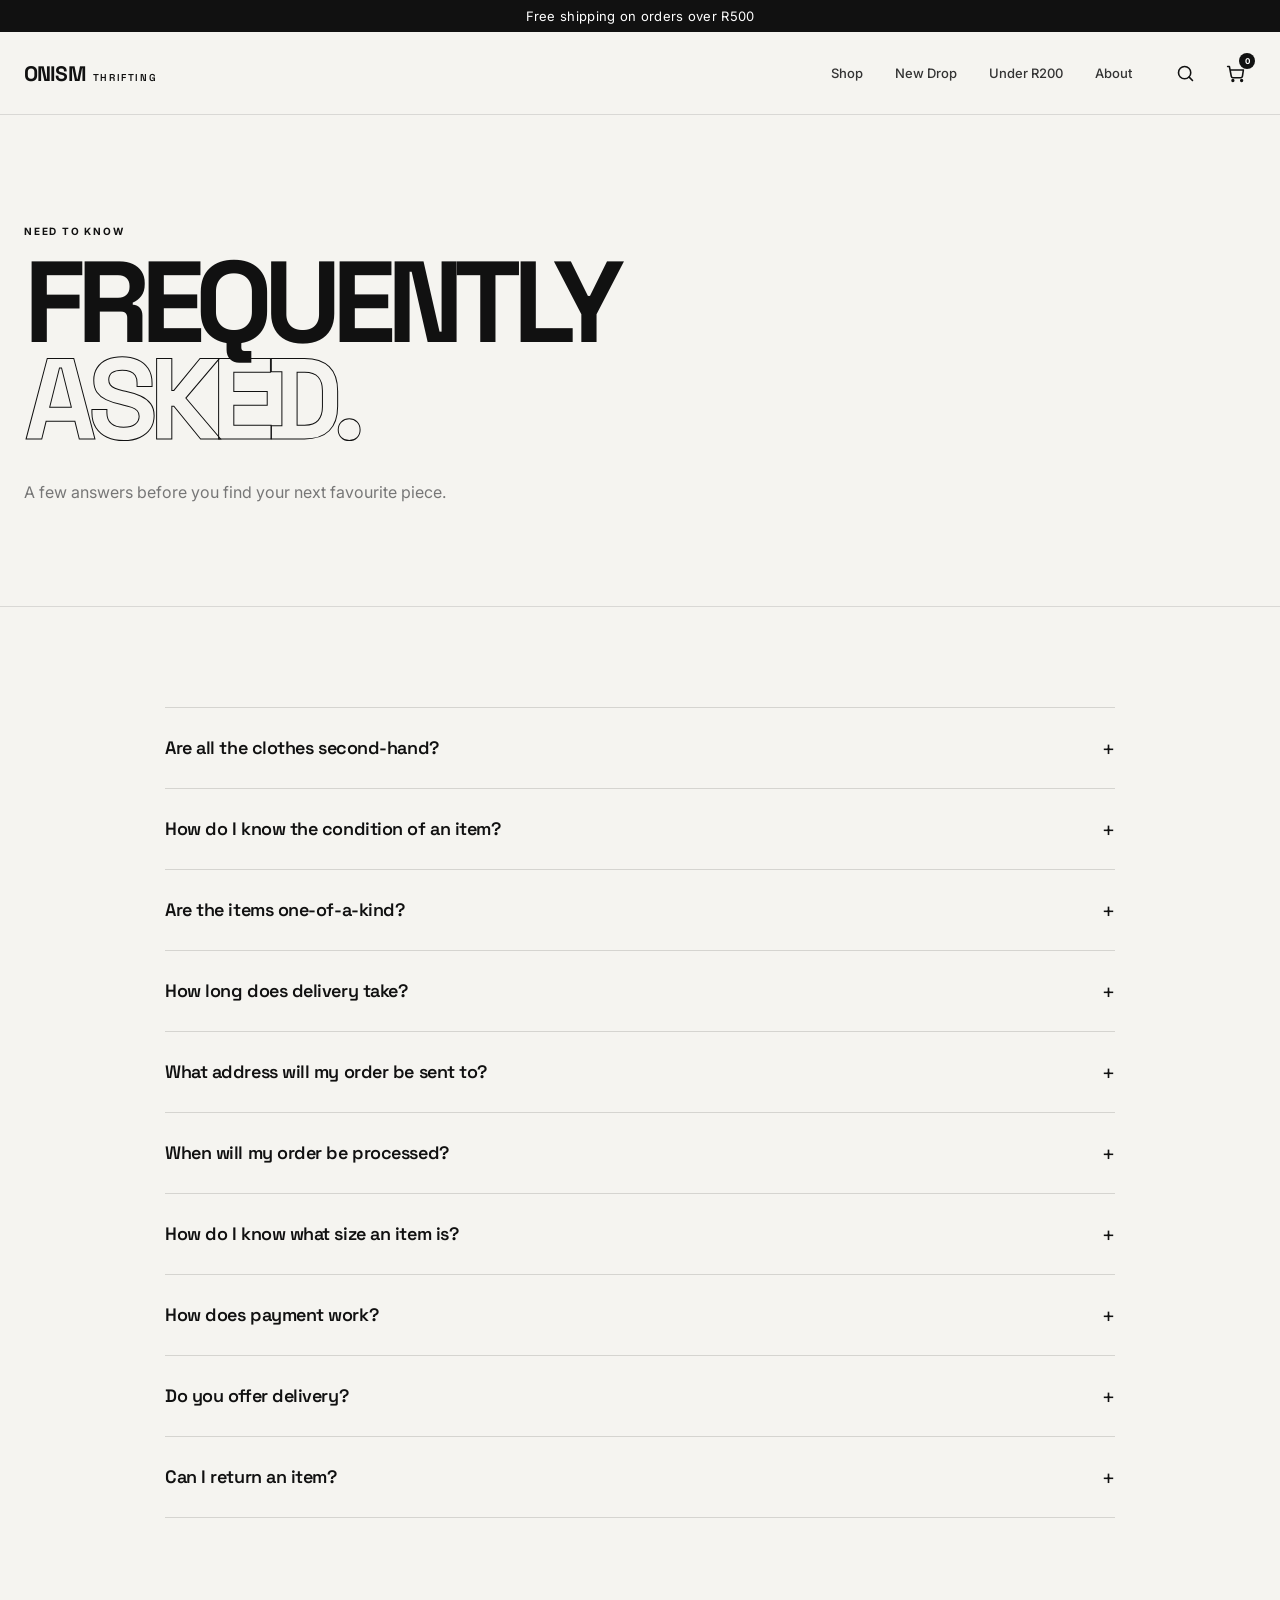
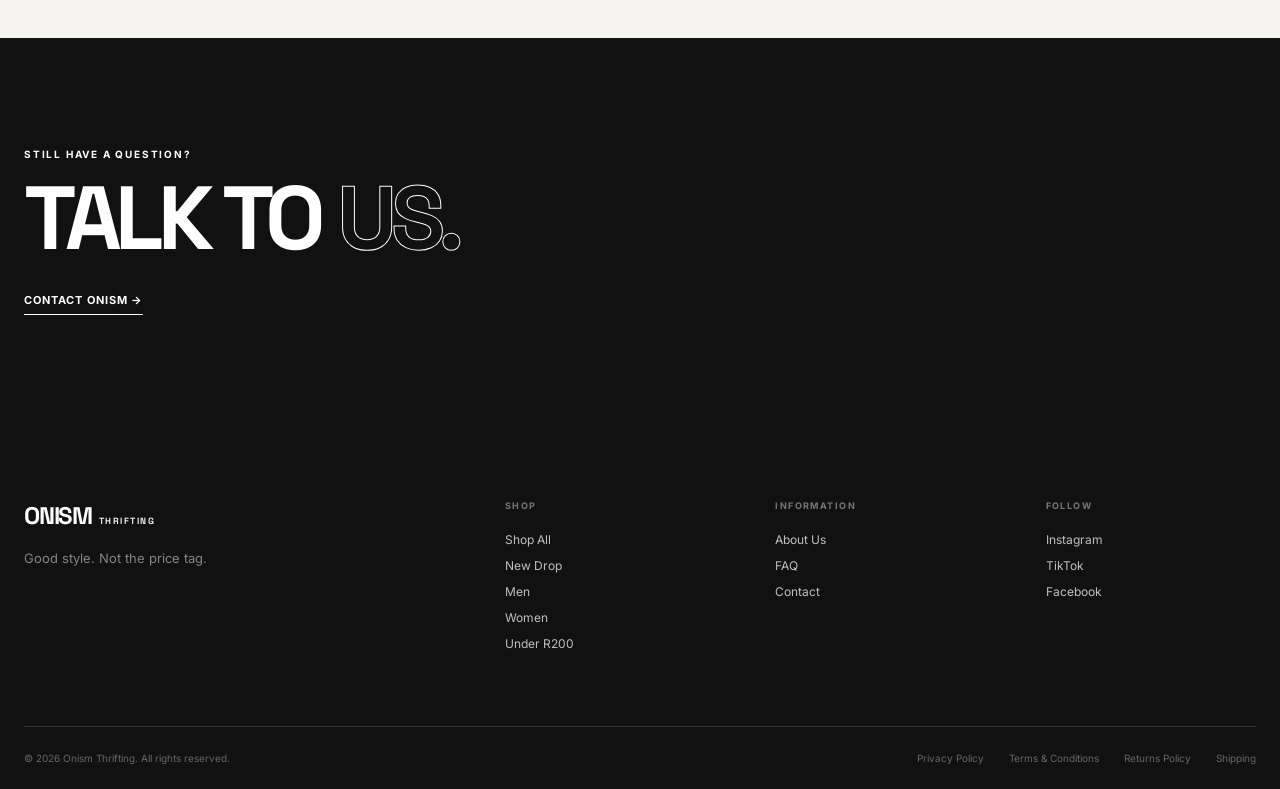
<file: faq.html>
<!DOCTYPE html>
<html lang="en">

<head>

    <meta charset="UTF-8">

    <meta
        name="viewport"
        content="width=device-width, initial-scale=1.0"
    >

    <title>FAQ | Onism Thrifting</title>

    <meta
        name="description"
        content="Frequently asked questions about shopping, delivery, returns and pre-loved clothing at Onism Thrifting."
    >

    <link rel="preconnect" href="https://fonts.googleapis.com">
    <link rel="preconnect" href="https://fonts.gstatic.com" crossorigin>

    <link
        href="https://fonts.googleapis.com/css2?family=Inter:wght@400;500;600;700&family=Space+Grotesk:wght@400;500;600;700&display=swap"
        rel="stylesheet"
    >

    <link rel="stylesheet" href="styles.css">
    <link rel="stylesheet" href="faq.css">

</head>


<body>

    <!-- =========================
         SHIPPING BANNER
    ========================== -->
    <div class="shipping-banner">
    Free shipping on orders over R500
    </div>

    <!-- HEADER -->

    <header class="site-header">

        <div class="container nav-container">

            <a href="index.html" class="logo">
                ONISM<span>THRIFTING</span>
            </a>


            <nav class="main-nav" aria-label="Main navigation">

                <a href="shop.html">Shop</a>

                <a href="index.html#new-drop">
                    New Drop
                </a>

                <a href="shop.html?category=under-200">
                    Under R200
                </a>

                <a href="about.html">
                    About
                </a>

            </nav>


            <div class="nav-actions">

                <button
                    class="icon-button"
                    id="searchToggle"
                    aria-label="Search"
                >
                    <svg
                        width="21"
                        height="21"
                        viewBox="0 0 24 24"
                        fill="none"
                        stroke="currentColor"
                        stroke-width="1.8"
                        stroke-linecap="round"
                        stroke-linejoin="round"
                    >
                        <circle cx="11" cy="11" r="7"></circle>
                        <line x1="20" y1="20" x2="16.2" y2="16.2"></line>
                    </svg>
                </button>
                                   
                <!-- Search Form -->
                <form id="searchForm" class="header-search">
                    <input
                        type="search"
                        id="searchInput"
                        placeholder="Search items..."
                        aria-label="Search products"
                        autocomplete="off"
                    >
                </form>


                <button
                    class="icon-button cart-button"
                    aria-label="Shopping cart"
                >
                    <svg
                        width="21"
                        height="21"
                        viewBox="0 0 24 24"
                        fill="none"
                        stroke="currentColor"
                        stroke-width="1.8"
                        stroke-linecap="round"
                        stroke-linejoin="round"
                    >
                        <circle cx="9" cy="20" r="1"></circle>
                        <circle cx="19" cy="20" r="1"></circle>
                        <path d="M3 4h2l2.2 11.2a2 2 0 0 0 2 1.6h8.7a2 2 0 0 0 2-1.6L21 8H6"></path>
                    </svg>

                    <span class="cart-count">0</span>

                </button>


                <button
                    class="menu-toggle"
                    aria-label="Open menu"
                    aria-expanded="false"
                >
                    <span></span>
                    <span></span>
                    <span></span>
                </button>

            </div>

        </div>


        <div class="mobile-menu">

            <nav aria-label="Mobile navigation">

                <a href="shop.html">Shop</a>

                <a href="index.html#new-drop">
                    New Drop
                </a>

                <a href="shop.html?category=under-200">
                    Under R200
                </a>

                <a href="about.html">
                    About
                </a>

            </nav>

        </div>

    </header>



    <!-- FAQ -->

    <main class="faq-page">

        <section class="faq-hero">

            <div class="container">

                <p class="section-eyebrow">
                    NEED TO KNOW
                </p>

                <h1>
                    FREQUENTLY
                    <span>ASKED.</span>
                </h1>

                <p>
                    A few answers before you find your next
                    favourite piece.
                </p>

            </div>

        </section>


        <section class="faq-section">

            <div class="container faq-list">


                <details class="faq-item">

                    <summary>
                        Are all the clothes second-hand?
                        <span>+</span>
                    </summary>

                    <div class="faq-answer">

                        <p>
                            Yes. Onism Thrifting focuses on
                            pre-loved clothing and accessories.
                            Every item is individually checked
                            before being listed.
                        </p>

                    </div>

                </details>


                <details class="faq-item">

                    <summary>
                        How do I know the condition of an item?
                        <span>+</span>
                    </summary>

                    <div class="faq-answer">

                        <p>
                            Each product includes a condition
                            description and clear photographs.
                            Any noticeable flaws or signs of wear
                            will be mentioned in the product
                            description.
                        </p>

                    </div>

                </details>


                <details class="faq-item">

                    <summary>
                        Are the items one-of-a-kind?
                        <span>+</span>
                    </summary>

                    <div class="faq-answer">

                        <p>
                            Most pieces are unique or available
                            in very limited quantities. Once a
                            one-of-one item is sold, it may not
                            return.
                        </p>

                    </div>

                </details>

                                
                <details class="faq-item">

                    <summary>
                        How long does delivery take?
                        <span>+</span>
                    </summary>

                    <div class="faq-answer">

                        <p>
                            Delivery typically takes 3–5 working days after
                            your payment has been confirmed.
                        </p>

                    </div>

                </details>


                <details class="faq-item">

                    <summary>
                        What address will my order be sent to?
                        <span>+</span>
                    </summary>

                    <div class="faq-answer">

                        <p>
                            Your order will be delivered to the address entered
                            during checkout. Please make sure your delivery and
                            contact details are correct before completing payment.
                        </p>

                    </div>

                </details>

                <details class="faq-item">

                    <summary>
                        When will my order be processed?
                        <span>+</span>
                    </summary>

                    <div class="faq-answer">

                        <p>
                            Once your payment has been confirmed, your order
                            will be prepared for delivery and you will receive
                            an order confirmation by email.
                        </p>

                    </div>

                </details>


                <details class="faq-item">

                    <summary>
                        How do I know what size an item is?
                        <span>+</span>
                    </summary>

                    <div class="faq-answer">

                        <p>
                            Every product page includes the listed
                            sizes to help you judge the fit.
                        </p>

                    </div>

                </details>


                <details class="faq-item">

                    <summary>
                        How does payment work?
                        <span>+</span>
                    </summary>

                    <div class="faq-answer">

                        <p>
                            Purchases are completed securely through
                            our payment platform at checkout.
                            Available payment options will be shown
                            during checkout.
                        </p>

                    </div>

                </details>


                <details class="faq-item">

                    <summary>
                        Do you offer delivery?
                        <span>+</span>
                    </summary>

                    <div class="faq-answer">

                        <p>
                            Delivery options and applicable costs
                            will be displayed during checkout.
                        </p>

                    </div>

                </details>


                <details class="faq-item">

                    <summary>
                        Can I return an item?
                        <span>+</span>
                    </summary>

                    <div class="faq-answer">

                        <p>
                            Our returns policy will be displayed
                            before checkout and should be reviewed
                            before placing an order.
                        </p>

                    </div>

                </details>


            </div>

        </section>


        <section class="faq-cta">

            <div class="container">

                <p class="section-eyebrow">
                    STILL HAVE A QUESTION?
                </p>

                <h2>
                    TALK TO
                    <span>US.</span>
                </h2>

                <a href="contact.html">
                    Contact Onism →
                </a>

            </div>

        </section>

    </main>



    <!-- FOOTER -->

    <footer class="site-footer">

        <div class="container footer-container">

            <div class="footer-main">

                <div class="footer-brand">

                    <a
                        href="index.html"
                        class="footer-logo"
                    >
                        ONISM<span>THRIFTING</span>
                    </a>

                    <p>
                        Good style. Not the price tag.
                    </p>

                </div>


                <div class="footer-column">

                    <p class="footer-heading">
                        SHOP
                    </p>

                    <a href="shop.html">Shop All</a>

                    <a href="index.html#new-drop">
                        New Drop
                    </a>

                    <a href="shop.html?category=men">
                        Men
                    </a>

                    <a href="shop.html?category=women">
                        Women
                    </a>

                    <a href="shop.html?category=under-200">
                        Under R200
                    </a>

                </div>


                <div class="footer-column">

                    <p class="footer-heading">
                        INFORMATION
                    </p>

                    <a href="about.html">
                        About Us
                    </a>

                    <a href="faq.html">
                        FAQ
                    </a>

                    <a href="contact.html">
                        Contact
                    </a>

                </div>


                <div class="footer-column">

                    <p class="footer-heading">
                        FOLLOW
                    </p>

                    <a href="https://www.instagram.com/onismthrifting" target="_blank" rel="noopener noreferrer">
                        Instagram
                    </a>

                    <a href="https://www.tiktok.com/@onismthrifting" target="_blank" rel="noopener noreferrer">
                        TikTok
                    </a>

                    <a href="https://www.facebook.com/profile.php?id=61593666105849" target="_blank" rel="noopener noreferrer">
                        Facebook
                    </a>

                </div>

            </div>


            <div class="footer-bottom">

                <p>
                    © 2026 Onism Thrifting. All rights reserved.
                </p>

                <div class="footer-legal">

                    <a href="privacy.html">
                        Privacy Policy
                    </a>

                    <a href="terms.html">
                        Terms & Conditions
                    </a>

                    <a href="returns.html">
                        Returns Policy
                    </a>

                    <a href="shipping.html">
                        Shipping
                    </a>

                </div>

            </div>

        </div>

    </footer>


    <script src="script.js"></script>
    <script src="cart.js"></script>

</body>

</html>
</file>
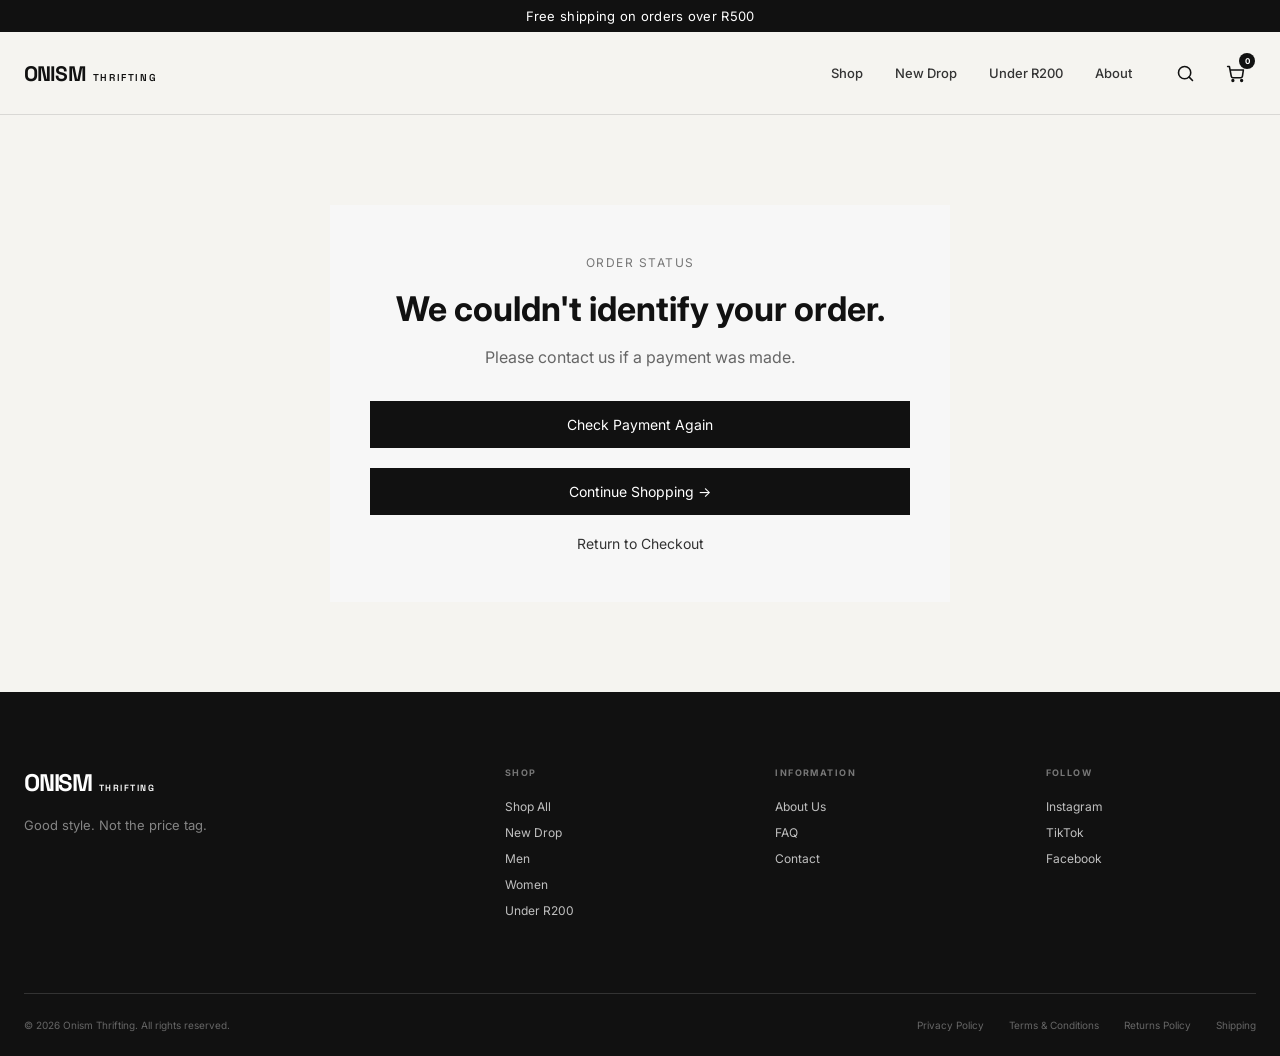
<file: payment-success.html>
<!DOCTYPE html>
<html lang="en">
<head>
    <meta charset="UTF-8">
    <meta name="viewport" content="width=device-width, initial-scale=1.0">

    <title>Onism Thrifting | Good Style. Not the Price Tag.</title>

    <meta
        name="description"
        content="Discover curated pre-loved fashion at affordable prices. Shop unique second-hand clothing from Onism Thrifting."
    >

    <link rel="preconnect" href="https://fonts.googleapis.com">
    <link rel="preconnect" href="https://fonts.gstatic.com" crossorigin>

    <link
        href="https://fonts.googleapis.com/css2?family=Inter:wght@400;500;600;700&family=Space+Grotesk:wght@400;500;600;700&display=swap"
        rel="stylesheet"
    >

    <link rel="stylesheet" href="styles.css">
</head>

<body>

    <div class="shipping-banner">
    Free shipping on orders over R500
    </div>

    <!-- =========================
         HEADER
    ========================== -->
    <header class="site-header">

        <div class="container nav-container">

            <!-- Logo -->
            <a href="#" class="logo">
                ONISM<span>THRIFTING</span>
            </a>

            <!-- Desktop Navigation -->
            <nav class="main-nav" aria-label="Main navigation">

                <a href="shop.html">Shop</a>
                <a href="shop.html?category=new">New Drop</a>
                <a href="shop.html?category=under-200">Under R200</a>
                <a href="about.html">About</a>

            </nav>

            <!-- Header Actions -->
            <div class="nav-actions">

                <button class="icon-button" id="searchToggle" aria-label="Search">
                    <svg
                        width="21"
                        height="21"
                        viewBox="0 0 24 24"
                        fill="none"
                        stroke="currentColor"
                        stroke-width="1.8"
                        stroke-linecap="round"
                        stroke-linejoin="round"
                    >
                        <circle cx="11" cy="11" r="7"></circle>
                        <line x1="20" y1="20" x2="16.2" y2="16.2"></line>
                    </svg>
                </button>

                    <!-- Search Form -->
                <form id="searchForm" class="header-search">
                    <input
                        type="search"
                        id="searchInput"
                        placeholder="Search items..."
                        aria-label="Search products"
                        autocomplete="off"
                    >
                </form>

                <button class="icon-button cart-button" aria-label="Shopping cart">
                    <svg
                        width="21"
                        height="21"
                        viewBox="0 0 24 24"
                        fill="none"
                        stroke="currentColor"
                        stroke-width="1.8"
                        stroke-linecap="round"
                        stroke-linejoin="round"
                    >
                        <circle cx="9" cy="20" r="1"></circle>
                        <circle cx="19" cy="20" r="1"></circle>
                        <path d="M3 4h2l2.2 11.2a2 2 0 0 0 2 1.6h8.7a2 2 0 0 0 2-1.6L21 8H6"></path>
                    </svg>

                    <span class="cart-count">0</span>
                </button>

                <!-- Mobile Menu -->
                <button class="menu-toggle" aria-label="Open menu" aria-expanded="false">
                    <span></span>
                    <span></span>
                    <span></span>
                </button>

            </div>

        </div>

        <!-- Mobile Navigation -->
        <div class="mobile-menu">

            <nav aria-label="Mobile navigation">

                <a href="#shop">Shop</a>
                <a href="#new-drop">New Drop</a>
                <a href="#under-200">Under R200</a>
                <a href="#about">About</a>

            </nav>

        </div>

    </header>


    <main class="payment-status-page">

    <div class="container">

        <div class="payment-status-card">

            <p class="payment-status-label">
                ORDER STATUS
            </p>


            <div
                id="payment-loader"
                class="payment-loader"
            ></div>


            <h1 id="payment-status-title">
                Confirming your payment...
            </h1>


            <p
                id="payment-status-message"
                class="payment-status-message"
            >
                Please wait while we confirm your
                payment with PayFast.
            </p>


            <!-- CONFIRMED ORDER -->
            <div
                id="payment-order-details"
                class="payment-order-details"
                hidden
            >

                <div class="payment-detail-row">

                    <span>
                        Order Number
                    </span>

                    <strong id="confirmed-order-number">
                        —
                    </strong>

                </div>


                <div class="payment-detail-row">

                    <span>
                        Total Paid
                    </span>

                    <strong id="confirmed-order-total">
                        —
                    </strong>

                </div>

            </div>


            <button
                type="button"
                id="check-payment-again"
                class="check-payment-button"
                hidden
            >
                Check Payment Again
            </button>


            <a
                href="shop.html"
                id="payment-continue-shopping"
                class="payment-continue-button"
                hidden
            >
                Continue Shopping →
            </a>


            <a
                href="checkout.html"
                id="payment-return-checkout"
                class="payment-return-link"
                hidden
            >
                Return to Checkout
            </a>

        </div>

    </div>

</main>

<footer class="site-footer">

    <div class="container footer-container">

        <!-- Main footer -->
        <div class="footer-main">

            <!-- Brand -->
            <div class="footer-brand">

                <a href="#" class="footer-logo">
                    ONISM<span>THRIFTING</span>
                </a>

                <p>
                    Good style. Not the price tag.
                </p>

            </div>


            <!-- Navigation -->
            <div class="footer-column">

                <p class="footer-heading">
                    SHOP
                </p>

                <a href="shop.html">Shop All</a>
                <a href="index.html#new-drop">New Drop</a>
                <a href="shop.html?category=men">Men</a>
                <a href="shop.html?category=women">Women</a>
                <a href="shop.html?category=under-200">Under R200</a>

            </div>


            <!-- Information -->
            <div class="footer-column">

                <p class="footer-heading">
                    INFORMATION
                </p>

                <a href="about.html">About Us</a>
                <a href="faq.html">FAQ</a>
                <a href="contact.html">Contact</a>

            </div>


            <!-- Social -->
            <div class="footer-column">

                <p class="footer-heading">
                    FOLLOW
                </p>

                <a href="https://www.instagram.com/onismthrifting" target="_blank" rel="noopener noreferrer">
                    Instagram
                </a>

                <a href="https://www.tiktok.com/@onismthrifting" target="_blank" rel="noopener noreferrer">
                    TikTok
                </a>

                <a href="https://www.facebook.com/profile.php?id=61593666105849" target="_blank" rel="noopener noreferrer">
                    Facebook
                </a>

            </div>

        </div>


        <!-- Bottom footer -->
        <div class="footer-bottom">

            <p>
                © 2026 Onism Thrifting. All rights reserved.
            </p>

            <div class="footer-legal">

                <a href="privacy.html">
                    Privacy Policy
                </a>

                <a href="terms.html">
                    Terms & Conditions
                </a>

                <a href="returns.html">
                    Returns Policy
                </a>

                <a href="shipping.html">
                    Shipping
                </a>

            </div>

        </div>

    </div>

</footer>

    <script src="payment-success.js"></script>
    <script src="script.js"></script>
    <script src="products.js"></script>
    <script src="home-products.js"></script>
    <script src="cart.js"></script>
</body>
</html>
</file>
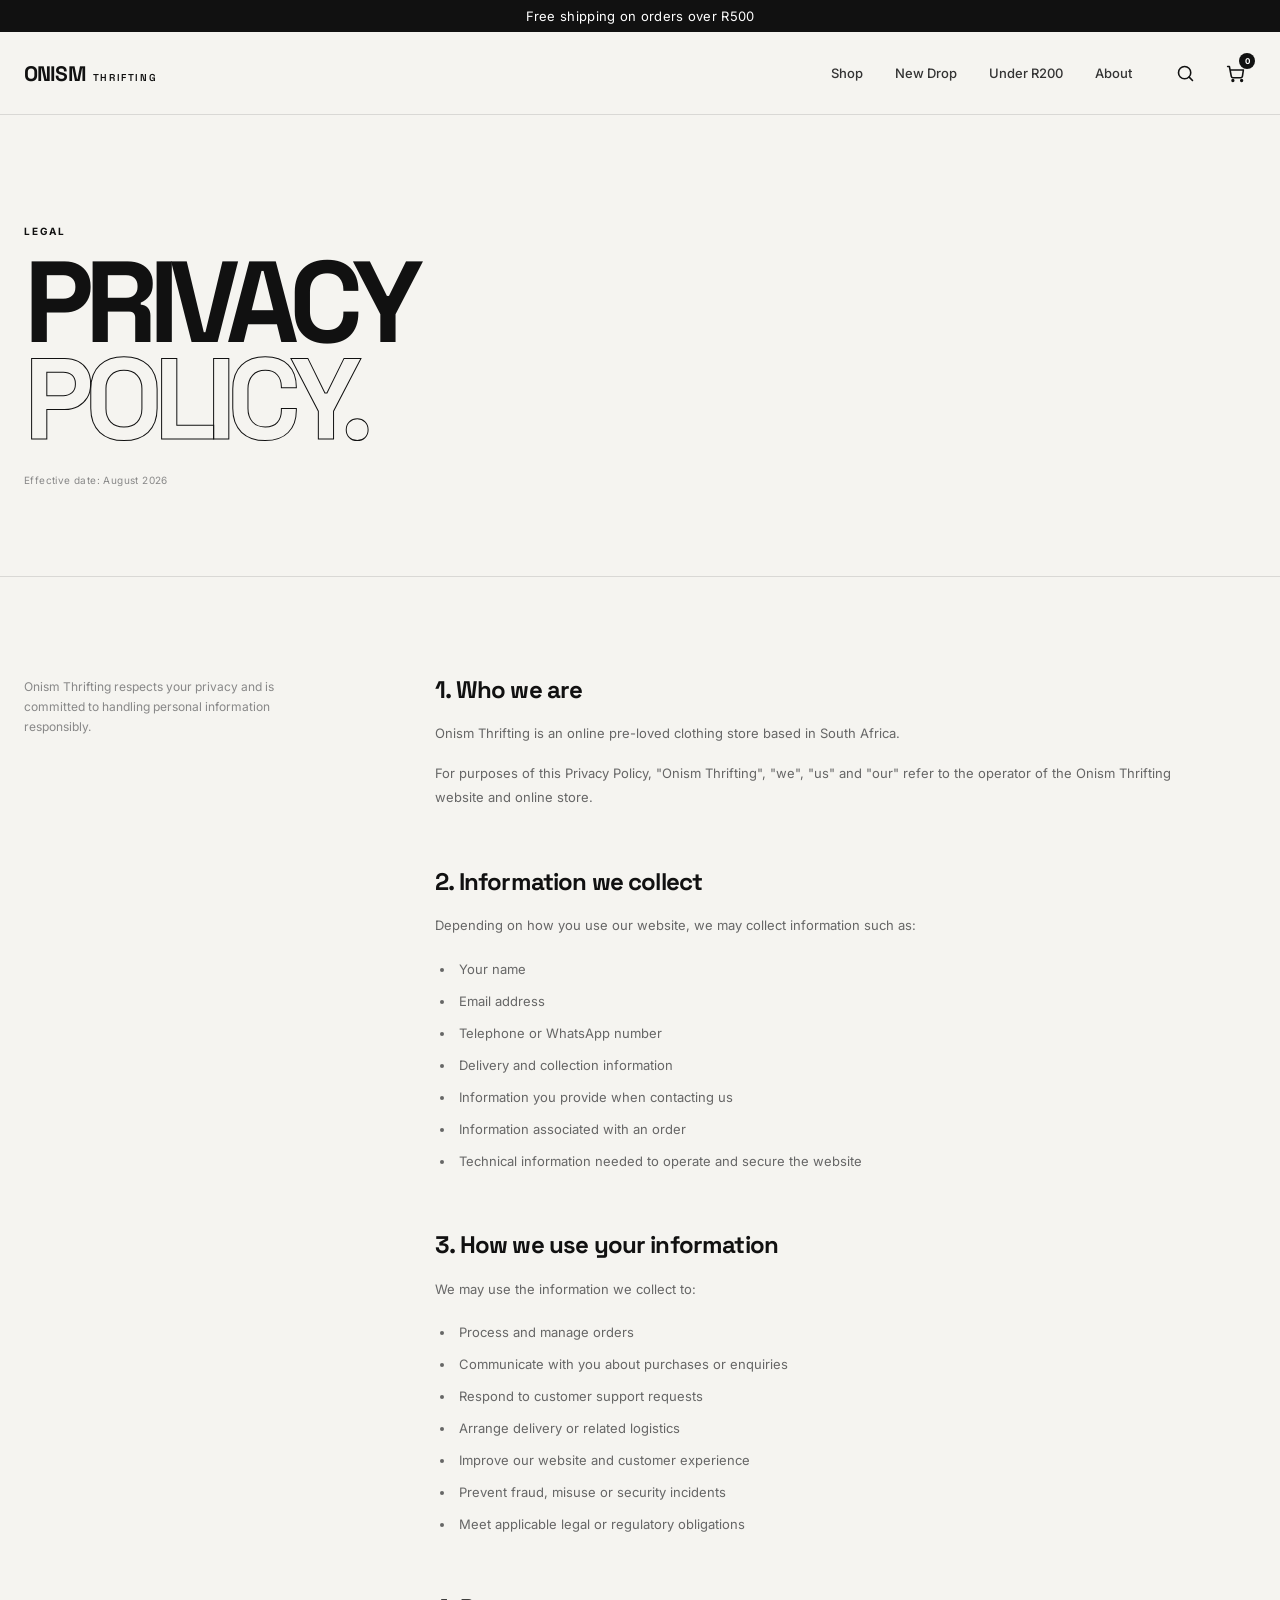
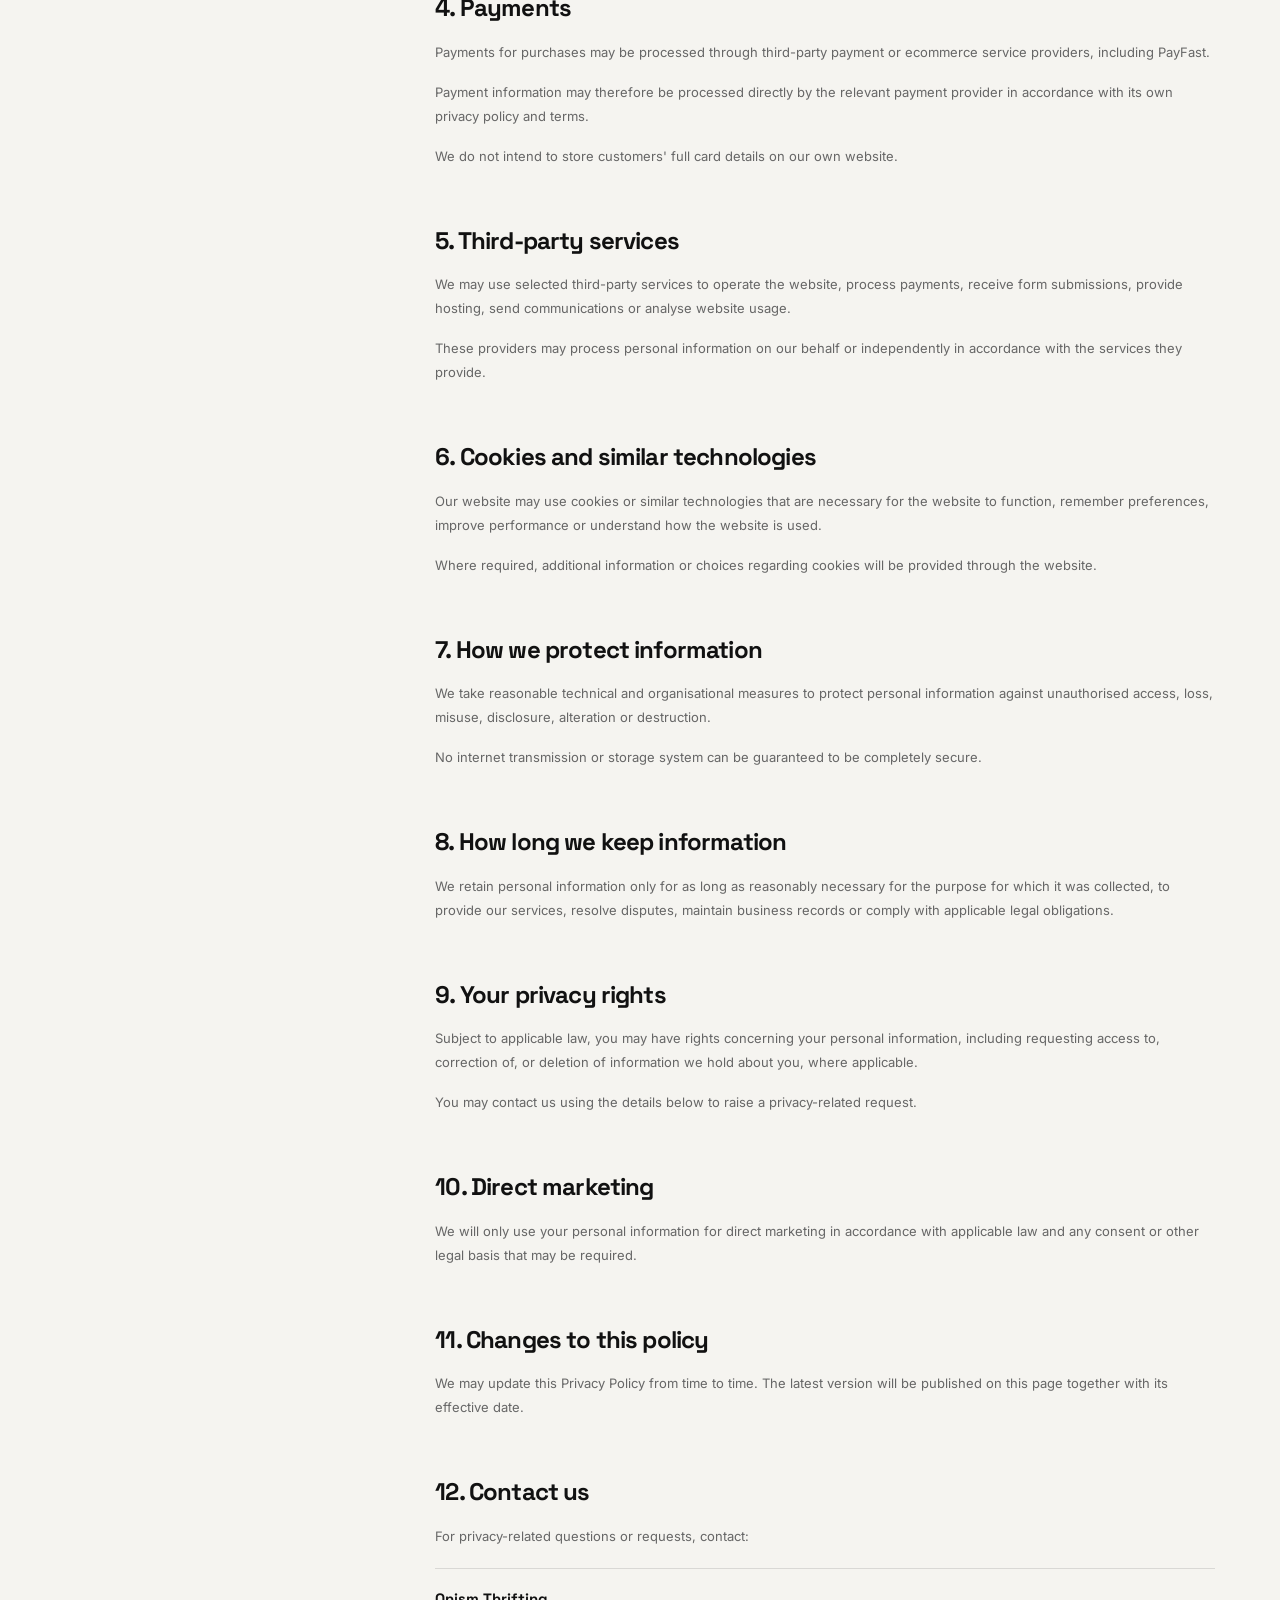
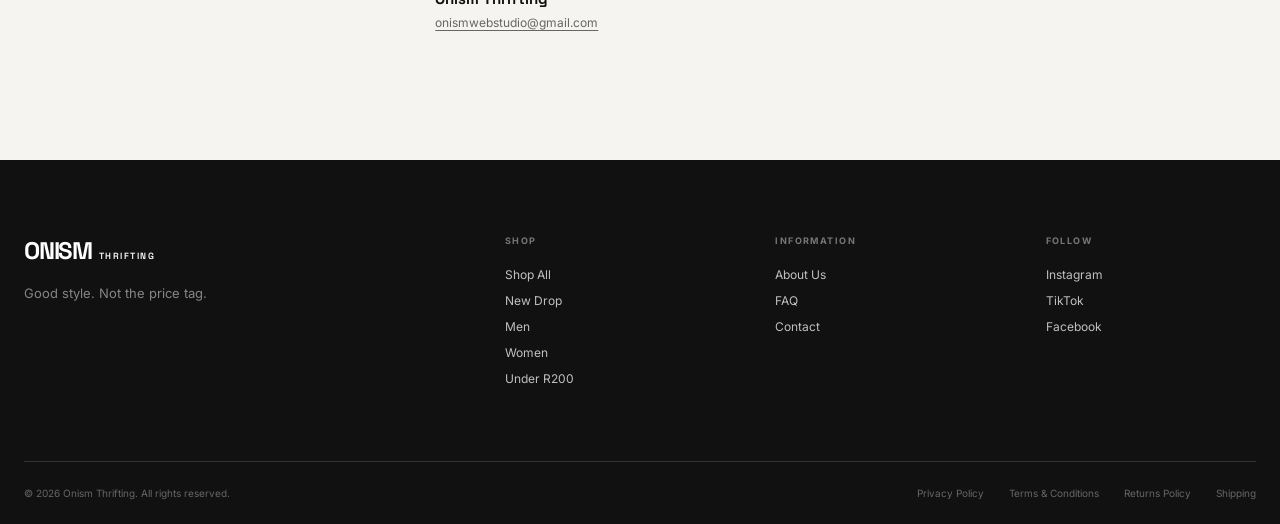
<file: privacy.html>
<!DOCTYPE html>
<html lang="en">

<head>

    <meta charset="UTF-8">

    <meta
        name="viewport"
        content="width=device-width, initial-scale=1.0"
    >

    <title>Privacy Policy | Onism Thrifting</title>

    <meta
        name="description"
        content="Privacy Policy for Onism Thrifting."
    >

    <link rel="preconnect" href="https://fonts.googleapis.com">
    <link rel="preconnect" href="https://fonts.gstatic.com" crossorigin>

    <link
        href="https://fonts.googleapis.com/css2?family=Inter:wght@400;500;600;700&family=Space+Grotesk:wght@400;500;600;700&display=swap"
        rel="stylesheet"
    >

    <link rel="stylesheet" href="styles.css">
    <link rel="stylesheet" href="legal.css">

</head>


<body>

    <!-- =========================
         SHIPPING BANNER
    ========================== -->
    <div class="shipping-banner">
    Free shipping on orders over R500
    </div>

    <!-- =========================
         HEADER
    ========================== -->

    <header class="site-header">

        <div class="container nav-container">

            <a href="index.html" class="logo">
                ONISM<span>THRIFTING</span>
            </a>


            <nav class="main-nav" aria-label="Main navigation">

                <a href="shop.html">Shop</a>

                <a href="index.html#new-drop">
                    New Drop
                </a>

                <a href="shop.html?category=under-200">
                    Under R200
                </a>

                <a href="about.html">
                    About
                </a>

            </nav>


            <div class="nav-actions">

                <button
                    class="icon-button"
                    id="searchToggle"
                    aria-label="Search"
                >
                    <svg
                        width="21"
                        height="21"
                        viewBox="0 0 24 24"
                        fill="none"
                        stroke="currentColor"
                        stroke-width="1.8"
                        stroke-linecap="round"
                        stroke-linejoin="round"
                    >
                        <circle cx="11" cy="11" r="7"></circle>
                        <line x1="20" y1="20" x2="16.2" y2="16.2"></line>
                    </svg>
                </button>

                                    
                <!-- Search Form -->
                <form id="searchForm" class="header-search">
                    <input
                        type="search"
                        id="searchInput"
                        placeholder="Search items..."
                        aria-label="Search products"
                        autocomplete="off"
                    >
                </form>


                <button
                    class="icon-button cart-button"
                    aria-label="Shopping cart"
                >
                    <svg
                        width="21"
                        height="21"
                        viewBox="0 0 24 24"
                        fill="none"
                        stroke="currentColor"
                        stroke-width="1.8"
                        stroke-linecap="round"
                        stroke-linejoin="round"
                    >
                        <circle cx="9" cy="20" r="1"></circle>
                        <circle cx="19" cy="20" r="1"></circle>
                        <path d="M3 4h2l2.2 11.2a2 2 0 0 0 2 1.6h8.7a2 2 0 0 0 2-1.6L21 8H6"></path>
                    </svg>

                    <span class="cart-count">
                        0
                    </span>

                </button>


                <button
                    class="menu-toggle"
                    aria-label="Open menu"
                    aria-expanded="false"
                >
                    <span></span>
                    <span></span>
                    <span></span>
                </button>

            </div>

        </div>


        <div class="mobile-menu">

            <nav aria-label="Mobile navigation">

                <a href="shop.html">Shop</a>

                <a href="index.html#new-drop">
                    New Drop
                </a>

                <a href="shop.html?category=under-200">
                    Under R200
                </a>

                <a href="about.html">
                    About
                </a>

            </nav>

        </div>

    </header>



    <!-- =========================
         PRIVACY POLICY
    ========================== -->

    <main class="legal-page">

        <section class="legal-hero">

            <div class="container">

                <p class="section-eyebrow">
                    LEGAL
                </p>

                <h1>
                    PRIVACY
                    <span>POLICY.</span>
                </h1>

                <p class="legal-updated">
                    Effective date: August 2026
                </p>

            </div>

        </section>


        <section class="legal-content">

            <div class="container legal-grid">

                <aside class="legal-sidebar">

                    <p>
                        Onism Thrifting respects your privacy and
                        is committed to handling personal information
                        responsibly.
                    </p>

                </aside>


                <article class="legal-body">

                    <section>
                        <h2>1. Who we are</h2>

                        <p>
                            Onism Thrifting is an online pre-loved
                            clothing store based in South Africa.
                        </p>

                        <p>
                            For purposes of this Privacy Policy,
                            "Onism Thrifting", "we", "us" and "our"
                            refer to the operator of the Onism
                            Thrifting website and online store.
                        </p>
                    </section>


                    <section>
                        <h2>2. Information we collect</h2>

                        <p>
                            Depending on how you use our website,
                            we may collect information such as:
                        </p>

                        <ul>
                            <li>Your name</li>
                            <li>Email address</li>
                            <li>Telephone or WhatsApp number</li>
                            <li>Delivery and collection information</li>
                            <li>Information you provide when contacting us</li>
                            <li>Information associated with an order</li>
                            <li>Technical information needed to operate and secure the website</li>
                        </ul>
                    </section>


                    <section>
                        <h2>3. How we use your information</h2>

                        <p>
                            We may use the information we collect to:
                        </p>

                        <ul>
                            <li>Process and manage orders</li>
                            <li>Communicate with you about purchases or enquiries</li>
                            <li>Respond to customer support requests</li>
                            <li>Arrange delivery or related logistics</li>
                            <li>Improve our website and customer experience</li>
                            <li>Prevent fraud, misuse or security incidents</li>
                            <li>Meet applicable legal or regulatory obligations</li>
                        </ul>
                    </section>


                    <section>
                        <h2>4. Payments</h2>

                        <p>
                            Payments for purchases may be processed
                            through third-party payment or ecommerce
                            service providers, including PayFast.
                        </p>

                        <p>
                            Payment information may therefore be
                            processed directly by the relevant payment
                            provider in accordance with its own privacy
                            policy and terms.
                        </p>

                        <p>
                            We do not intend to store customers'
                            full card details on our own website.
                        </p>
                    </section>


                    <section>
                        <h2>5. Third-party services</h2>

                        <p>
                            We may use selected third-party services
                            to operate the website, process payments,
                            receive form submissions, provide hosting,
                            send communications or analyse website
                            usage.
                        </p>

                        <p>
                            These providers may process personal
                            information on our behalf or independently
                            in accordance with the services they provide.
                        </p>
                    </section>


                    <section>
                        <h2>6. Cookies and similar technologies</h2>

                        <p>
                            Our website may use cookies or similar
                            technologies that are necessary for the
                            website to function, remember preferences,
                            improve performance or understand how the
                            website is used.
                        </p>

                        <p>
                            Where required, additional information or
                            choices regarding cookies will be provided
                            through the website.
                        </p>
                    </section>


                    <section>
                        <h2>7. How we protect information</h2>

                        <p>
                            We take reasonable technical and
                            organisational measures to protect personal
                            information against unauthorised access,
                            loss, misuse, disclosure, alteration or
                            destruction.
                        </p>

                        <p>
                            No internet transmission or storage system
                            can be guaranteed to be completely secure.
                        </p>
                    </section>


                    <section>
                        <h2>8. How long we keep information</h2>

                        <p>
                            We retain personal information only for as
                            long as reasonably necessary for the purpose
                            for which it was collected, to provide our
                            services, resolve disputes, maintain business
                            records or comply with applicable legal
                            obligations.
                        </p>
                    </section>


                    <section>
                        <h2>9. Your privacy rights</h2>

                        <p>
                            Subject to applicable law, you may have
                            rights concerning your personal information,
                            including requesting access to, correction
                            of, or deletion of information we hold about
                            you, where applicable.
                        </p>

                        <p>
                            You may contact us using the details below
                            to raise a privacy-related request.
                        </p>
                    </section>


                    <section>
                        <h2>10. Direct marketing</h2>

                        <p>
                            We will only use your personal information
                            for direct marketing in accordance with
                            applicable law and any consent or other legal
                            basis that may be required.
                        </p>
                    </section>


                    <section>
                        <h2>11. Changes to this policy</h2>

                        <p>
                            We may update this Privacy Policy from time
                            to time. The latest version will be published
                            on this page together with its effective date.
                        </p>
                    </section>


                    <section>
                        <h2>12. Contact us</h2>

                        <p>
                            For privacy-related questions or requests,
                            contact:
                        </p>

                        <div class="legal-contact">
                            <strong>
                                Onism Thrifting
                            </strong>

                            <a href="mailto:onismwebstudio@gmail.com">
                                onismwebstudio@gmail.com
                            </a>
                        </div>
                    </section>

                </article>

            </div>

        </section>

    </main>



    <!-- =========================
         FOOTER
    ========================== -->

    <footer class="site-footer">

        <div class="container footer-container">

            <div class="footer-main">

                <div class="footer-brand">

                    <a
                        href="index.html"
                        class="footer-logo"
                    >
                        ONISM<span>THRIFTING</span>
                    </a>

                    <p>
                        Good style. Not the price tag.
                    </p>

                </div>


                <div class="footer-column">

                    <p class="footer-heading">
                        SHOP
                    </p>

                    <a href="shop.html">Shop All</a>

                    <a href="index.html#new-drop">
                        New Drop
                    </a>

                    <a href="shop.html?category=men">
                        Men
                    </a>

                    <a href="shop.html?category=women">
                        Women
                    </a>

                    <a href="shop.html?category=under-200">
                        Under R200
                    </a>

                </div>


                <div class="footer-column">

                    <p class="footer-heading">
                        INFORMATION
                    </p>

                    <a href="about.html">
                        About Us
                    </a>

                    <a href="faq.html">
                        FAQ
                    </a>

                    <a href="contact.html">
                        Contact
                    </a>

                </div>


                <div class="footer-column">

                    <p class="footer-heading">
                        FOLLOW
                    </p>

                    <a href="https://www.instagram.com/onismthrifting" target="_blank" rel="noopener noreferrer">
                        Instagram
                    </a>

                    <a href="https://www.tiktok.com/@onismthrifting" target="_blank" rel="noopener noreferrer">
                        TikTok
                    </a>

                    <a href="https://www.facebook.com/profile.php?id=61593666105849" target="_blank" rel="noopener noreferrer">
                        Facebook
                    </a>

                </div>

            </div>


            <div class="footer-bottom">

                <p>
                    © 2026 Onism Thrifting. All rights reserved.
                </p>

                <div class="footer-legal">

                    <a href="privacy.html">
                        Privacy Policy
                    </a>

                    <a href="terms.html">
                        Terms & Conditions
                    </a>
                    
                    <a href="returns.html">
                        Returns Policy
                    </a>

                    <a href="shipping.html">
                        Shipping
                    </a>

                </div>

            </div>

        </div>

    </footer>


    <script src="script.js"></script>
    <script src="cart.js"></script>

</body>

</html>
</file>
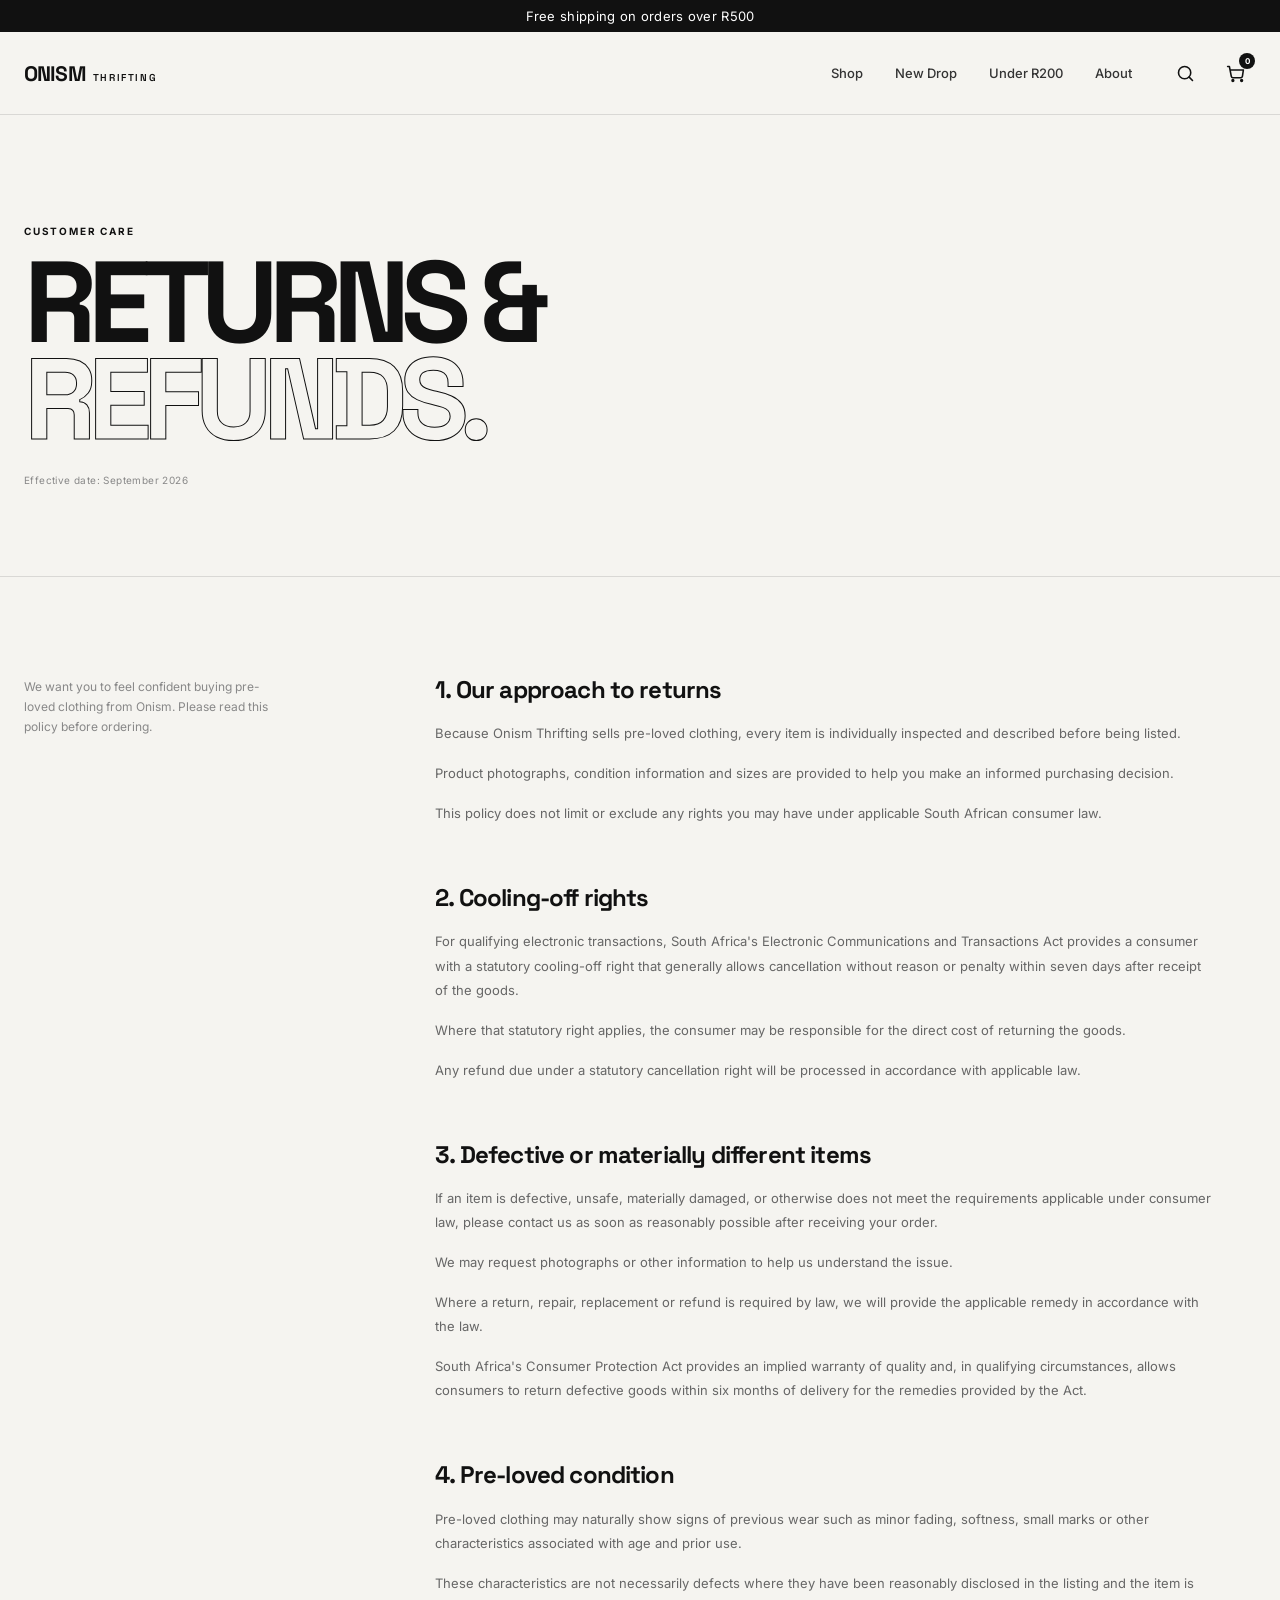
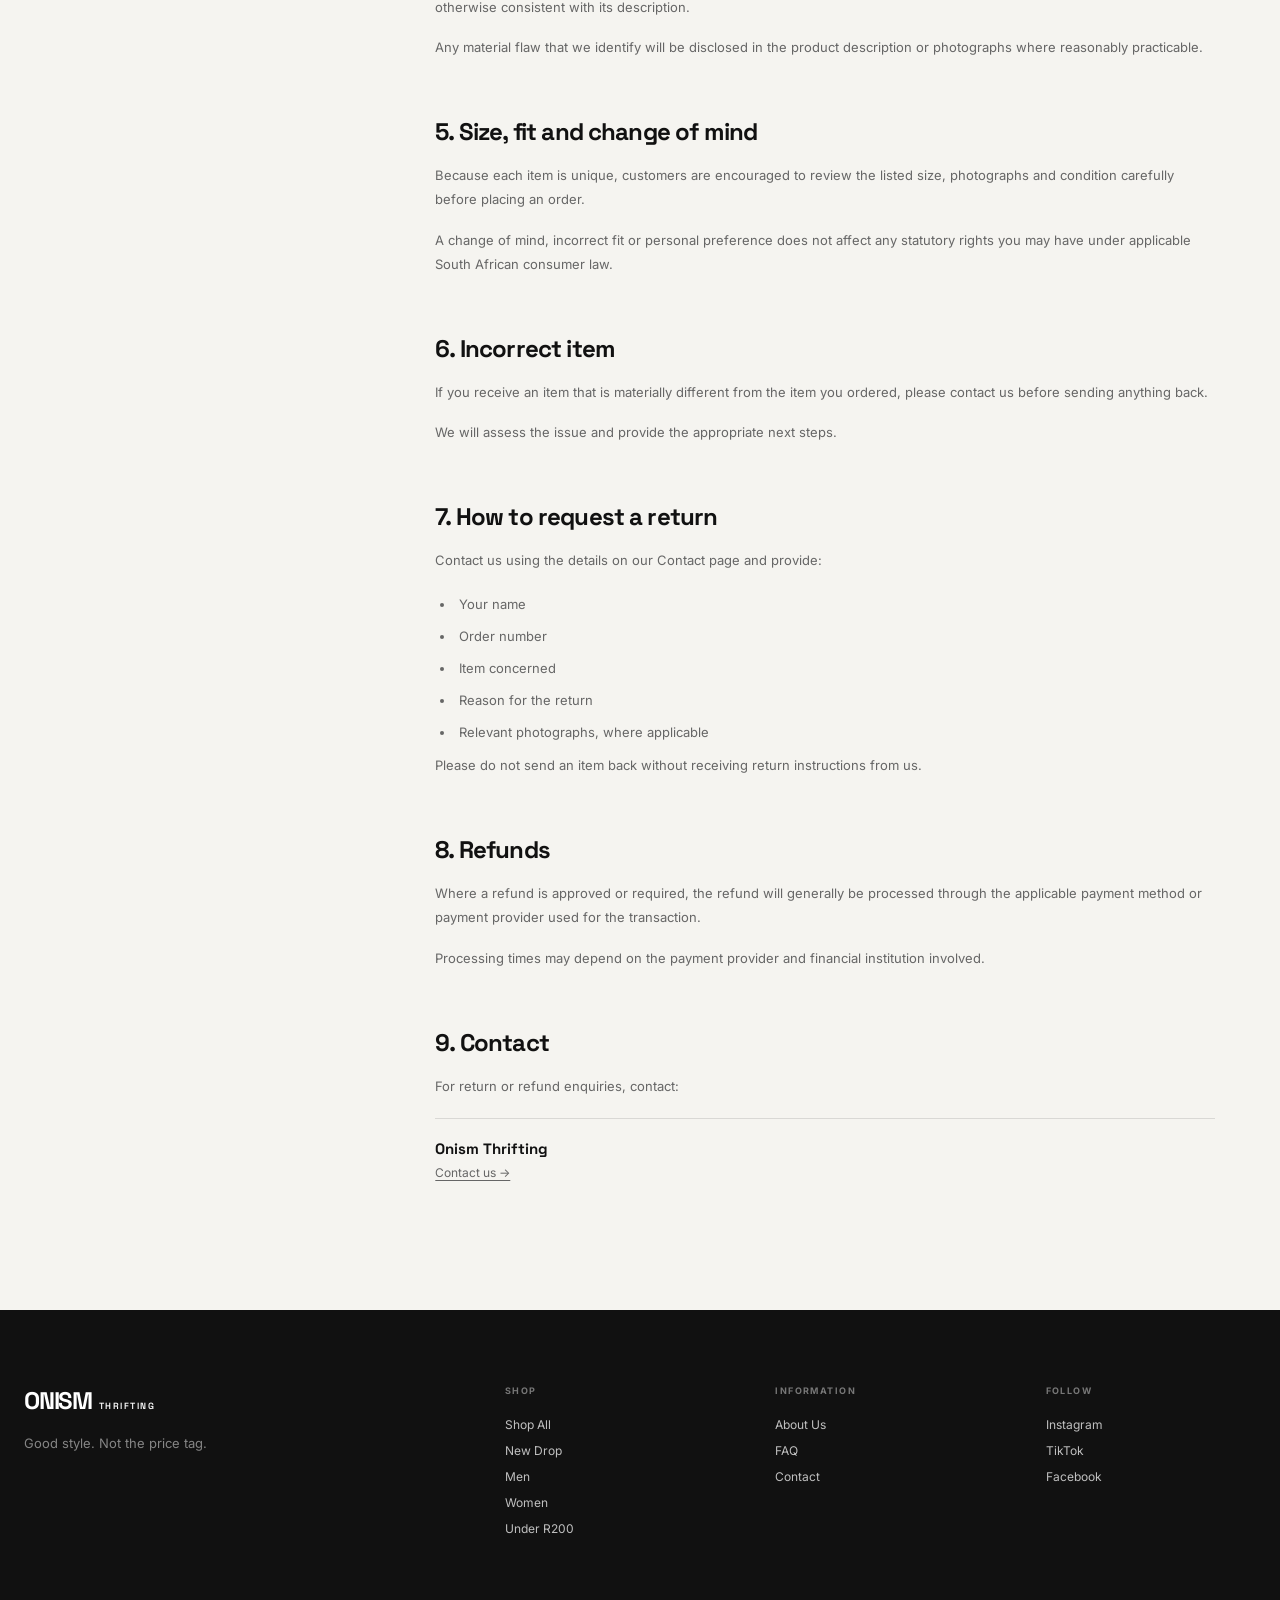
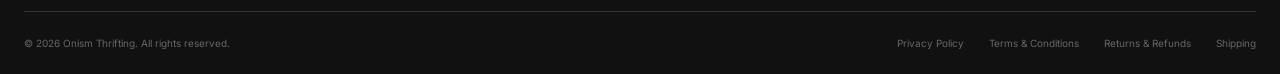
<file: returns.html>
<!DOCTYPE html>
<html lang="en">

<head>

    <meta charset="UTF-8">

    <meta
        name="viewport"
        content="width=device-width, initial-scale=1.0"
    >

    <title>Returns & Refunds | Onism Thrifting</title>

    <meta
        name="description"
        content="Returns and refunds policy for Onism Thrifting."
    >

    <link rel="preconnect" href="https://fonts.googleapis.com">
    <link rel="preconnect" href="https://fonts.gstatic.com" crossorigin>

    <link
        href="https://fonts.googleapis.com/css2?family=Inter:wght@400;500;600;700&family=Space+Grotesk:wght@400;500;600;700&display=swap"
        rel="stylesheet"
    >

    <link rel="stylesheet" href="styles.css">
    <link rel="stylesheet" href="legal.css">

</head>


<body>

    <!-- =========================
         SHIPPING BANNER
    ========================== -->
    <div class="shipping-banner">
    Free shipping on orders over R500
    </div>

    <!-- =========================
         HEADER
    ========================== -->

    <header class="site-header">

        <div class="container nav-container">

            <a href="index.html" class="logo">
                ONISM<span>THRIFTING</span>
            </a>


            <nav class="main-nav" aria-label="Main navigation">

                <a href="shop.html">Shop</a>

                <a href="index.html#new-drop">
                    New Drop
                </a>

                <a href="shop.html?category=under-200">
                    Under R200
                </a>

                <a href="about.html">
                    About
                </a>

            </nav>


            <div class="nav-actions">

                <button
                    class="icon-button"
                    id="searchToggle"
                    aria-label="Search"
                >
                    <svg
                        width="21"
                        height="21"
                        viewBox="0 0 24 24"
                        fill="none"
                        stroke="currentColor"
                        stroke-width="1.8"
                        stroke-linecap="round"
                        stroke-linejoin="round"
                    >
                        <circle cx="11" cy="11" r="7"></circle>

                        <line
                            x1="20"
                            y1="20"
                            x2="16.2"
                            y2="16.2"
                        ></line>
                    </svg>
                </button>
                
                <!-- Search Form -->
                <form id="searchForm" class="header-search">
                    <input
                        type="search"
                        id="searchInput"
                        placeholder="Search items..."
                        aria-label="Search products"
                        autocomplete="off"
                    >
                </form>


                <button
                    class="icon-button cart-button"
                    aria-label="Shopping cart"
                >
                    <svg
                        width="21"
                        height="21"
                        viewBox="0 0 24 24"
                        fill="none"
                        stroke="currentColor"
                        stroke-width="1.8"
                        stroke-linecap="round"
                        stroke-linejoin="round"
                    >
                        <circle cx="9" cy="20" r="1"></circle>
                        <circle cx="19" cy="20" r="1"></circle>

                        <path d="M3 4h2l2.2 11.2a2 2 0 0 0 2 1.6h8.7a2 2 0 0 0 2-1.6L21 8H6"></path>
                    </svg>

                    <span class="cart-count">
                        0
                    </span>

                </button>


                <button
                    class="menu-toggle"
                    aria-label="Open menu"
                    aria-expanded="false"
                >
                    <span></span>
                    <span></span>
                    <span></span>
                </button>

            </div>

        </div>


        <div class="mobile-menu">

            <nav aria-label="Mobile navigation">

                <a href="shop.html">Shop</a>

                <a href="index.html#new-drop">
                    New Drop
                </a>

                <a href="shop.html?category=under-200">
                    Under R200
                </a>

                <a href="about.html">
                    About
                </a>

            </nav>

        </div>

    </header>



    <!-- =========================
         RETURNS
    ========================== -->

    <main class="legal-page">

        <section class="legal-hero">

            <div class="container">

                <p class="section-eyebrow">
                    CUSTOMER CARE
                </p>

                <h1>
                    RETURNS &
                    <span>REFUNDS.</span>
                </h1>

                <p class="legal-updated">
                    Effective date: September 2026
                </p>

            </div>

        </section>


        <section class="legal-content">

            <div class="container legal-grid">

                <aside class="legal-sidebar">

                    <p>
                        We want you to feel confident buying
                        pre-loved clothing from Onism.
                        Please read this policy before ordering.
                    </p>

                </aside>


                <article class="legal-body">

                    <section>

                        <h2>
                            1. Our approach to returns
                        </h2>

                        <p>
                            Because Onism Thrifting sells
                            pre-loved clothing, every item is
                            individually inspected and described
                            before being listed.
                        </p>

                        <p>
                            Product photographs, condition
                            information and sizes
                            are provided to help you make an
                            informed purchasing decision.
                        </p>

                        <p>
                            This policy does not limit or exclude
                            any rights you may have under applicable
                            South African consumer law.
                        </p>

                    </section>


                    <section>

                        <h2>
                            2. Cooling-off rights
                        </h2>

                        <p>
                            For qualifying electronic transactions,
                            South Africa's Electronic Communications
                            and Transactions Act provides a consumer
                            with a statutory cooling-off right that
                            generally allows cancellation without
                            reason or penalty within seven days after
                            receipt of the goods.
                        </p>

                        <p>
                            Where that statutory right applies,
                            the consumer may be responsible for the
                            direct cost of returning the goods.
                        </p>

                        <p>
                            Any refund due under a statutory
                            cancellation right will be processed in
                            accordance with applicable law.
                        </p>

                    </section>


                    <section>

                        <h2>
                            3. Defective or materially different items
                        </h2>

                        <p>
                            If an item is defective, unsafe, materially
                            damaged, or otherwise does not meet the
                            requirements applicable under consumer law,
                            please contact us as soon as reasonably
                            possible after receiving your order.
                        </p>

                        <p>
                            We may request photographs or other
                            information to help us understand the
                            issue.
                        </p>

                        <p>
                            Where a return, repair, replacement or
                            refund is required by law, we will provide
                            the applicable remedy in accordance with
                            the law.
                        </p>

                        <p>
                            South Africa's Consumer Protection Act
                            provides an implied warranty of quality
                            and, in qualifying circumstances, allows
                            consumers to return defective goods
                            within six months of delivery for the
                            remedies provided by the Act.
                        </p>

                    </section>


                    <section>

                        <h2>
                            4. Pre-loved condition
                        </h2>

                        <p>
                            Pre-loved clothing may naturally show
                            signs of previous wear such as minor
                            fading, softness, small marks or other
                            characteristics associated with age and
                            prior use.
                        </p>

                        <p>
                            These characteristics are not necessarily
                            defects where they have been reasonably
                            disclosed in the listing and the item is
                            otherwise consistent with its description.
                        </p>

                        <p>
                            Any material flaw that we identify will be
                            disclosed in the product description or
                            photographs where reasonably practicable.
                        </p>

                    </section>


                    <section>

                        <h2>
                            5. Size, fit and change of mind
                        </h2>

                        <p>
                            Because each item is unique, customers are encouraged
                            to review the listed size, photographs
                            and condition carefully before placing an order.
                        </p>

                        <p>
                            A change of mind, incorrect fit or personal preference
                            does not affect any statutory rights you may have under
                            applicable South African consumer law.
                        </p>

                    </section>


                    <section>

                        <h2>
                            6. Incorrect item
                        </h2>

                        <p>
                            If you receive an item that is materially
                            different from the item you ordered, please
                            contact us before sending anything back.
                        </p>

                        <p>
                            We will assess the issue and provide the
                            appropriate next steps.
                        </p>

                    </section>


                    <section>

                        <h2>
                            7. How to request a return
                        </h2>

                        <p>
                            Contact us using the details on our Contact
                            page and provide:
                        </p>

                        <ul>
                            <li>Your name</li>
                            <li>Order number</li>
                            <li>Item concerned</li>
                            <li>Reason for the return</li>
                            <li>Relevant photographs, where applicable</li>
                        </ul>

                        <p>
                            Please do not send an item back without
                            receiving return instructions from us.
                        </p>

                    </section>


                    <section>

                        <h2>
                            8. Refunds
                        </h2>

                        <p>
                            Where a refund is approved or required,
                            the refund will generally be processed
                            through the applicable payment method or
                            payment provider used for the transaction.
                        </p>

                        <p>
                            Processing times may depend on the
                            payment provider and financial institution
                            involved.
                        </p>

                    </section>


                    <section>

                        <h2>
                            9. Contact
                        </h2>

                        <p>
                            For return or refund enquiries, contact:
                        </p>

                        <div class="legal-contact">

                            <strong>
                                Onism Thrifting
                            </strong>

                            <a href="contact.html">
                                Contact us →
                            </a>

                        </div>

                    </section>

                </article>

            </div>

        </section>

    </main>



    <!-- FOOTER -->

    <footer class="site-footer">

        <div class="container footer-container">

            <div class="footer-main">

                <div class="footer-brand">

                    <a
                        href="index.html"
                        class="footer-logo"
                    >
                        ONISM<span>THRIFTING</span>
                    </a>

                    <p>
                        Good style. Not the price tag.
                    </p>

                </div>


                <div class="footer-column">

                    <p class="footer-heading">
                        SHOP
                    </p>

                    <a href="shop.html">
                        Shop All
                    </a>

                    <a href="index.html#new-drop">
                        New Drop
                    </a>

                    <a href="shop.html?category=men">
                        Men
                    </a>

                    <a href="shop.html?category=women">
                        Women
                    </a>

                    <a href="shop.html?category=under-200">
                        Under R200
                    </a>

                </div>


                <div class="footer-column">

                    <p class="footer-heading">
                        INFORMATION
                    </p>

                    <a href="about.html">
                        About Us
                    </a>

                    <a href="faq.html">
                        FAQ
                    </a>

                    <a href="contact.html">
                        Contact
                    </a>

                </div>


                <div class="footer-column">

                    <p class="footer-heading">
                        FOLLOW
                    </p>

                    <a href="https://www.instagram.com/onismthrifting" target="_blank" rel="noopener noreferrer">
                        Instagram
                    </a>

                    <a href="https://www.tiktok.com/@onismthrifting" target="_blank" rel="noopener noreferrer">
                        TikTok
                    </a>

                    <a href="https://www.facebook.com/profile.php?id=61593666105849" target="_blank" rel="noopener noreferrer">
                        Facebook
                    </a>

                </div>

            </div>


            <div class="footer-bottom">

                <p>
                    © 2026 Onism Thrifting. All rights reserved.
                </p>

                <div class="footer-legal">

                    <a href="privacy.html">
                        Privacy Policy
                    </a>

                    <a href="terms.html">
                        Terms & Conditions
                    </a>

                    <a href="returns.html">
                        Returns & Refunds
                    </a>

                    <a href="shipping.html">
                        Shipping
                    </a>

                </div>

            </div>

        </div>

    </footer>


    <script src="script.js"></script>
    <script src="cart.js"></script>

</body>

</html>
</file>
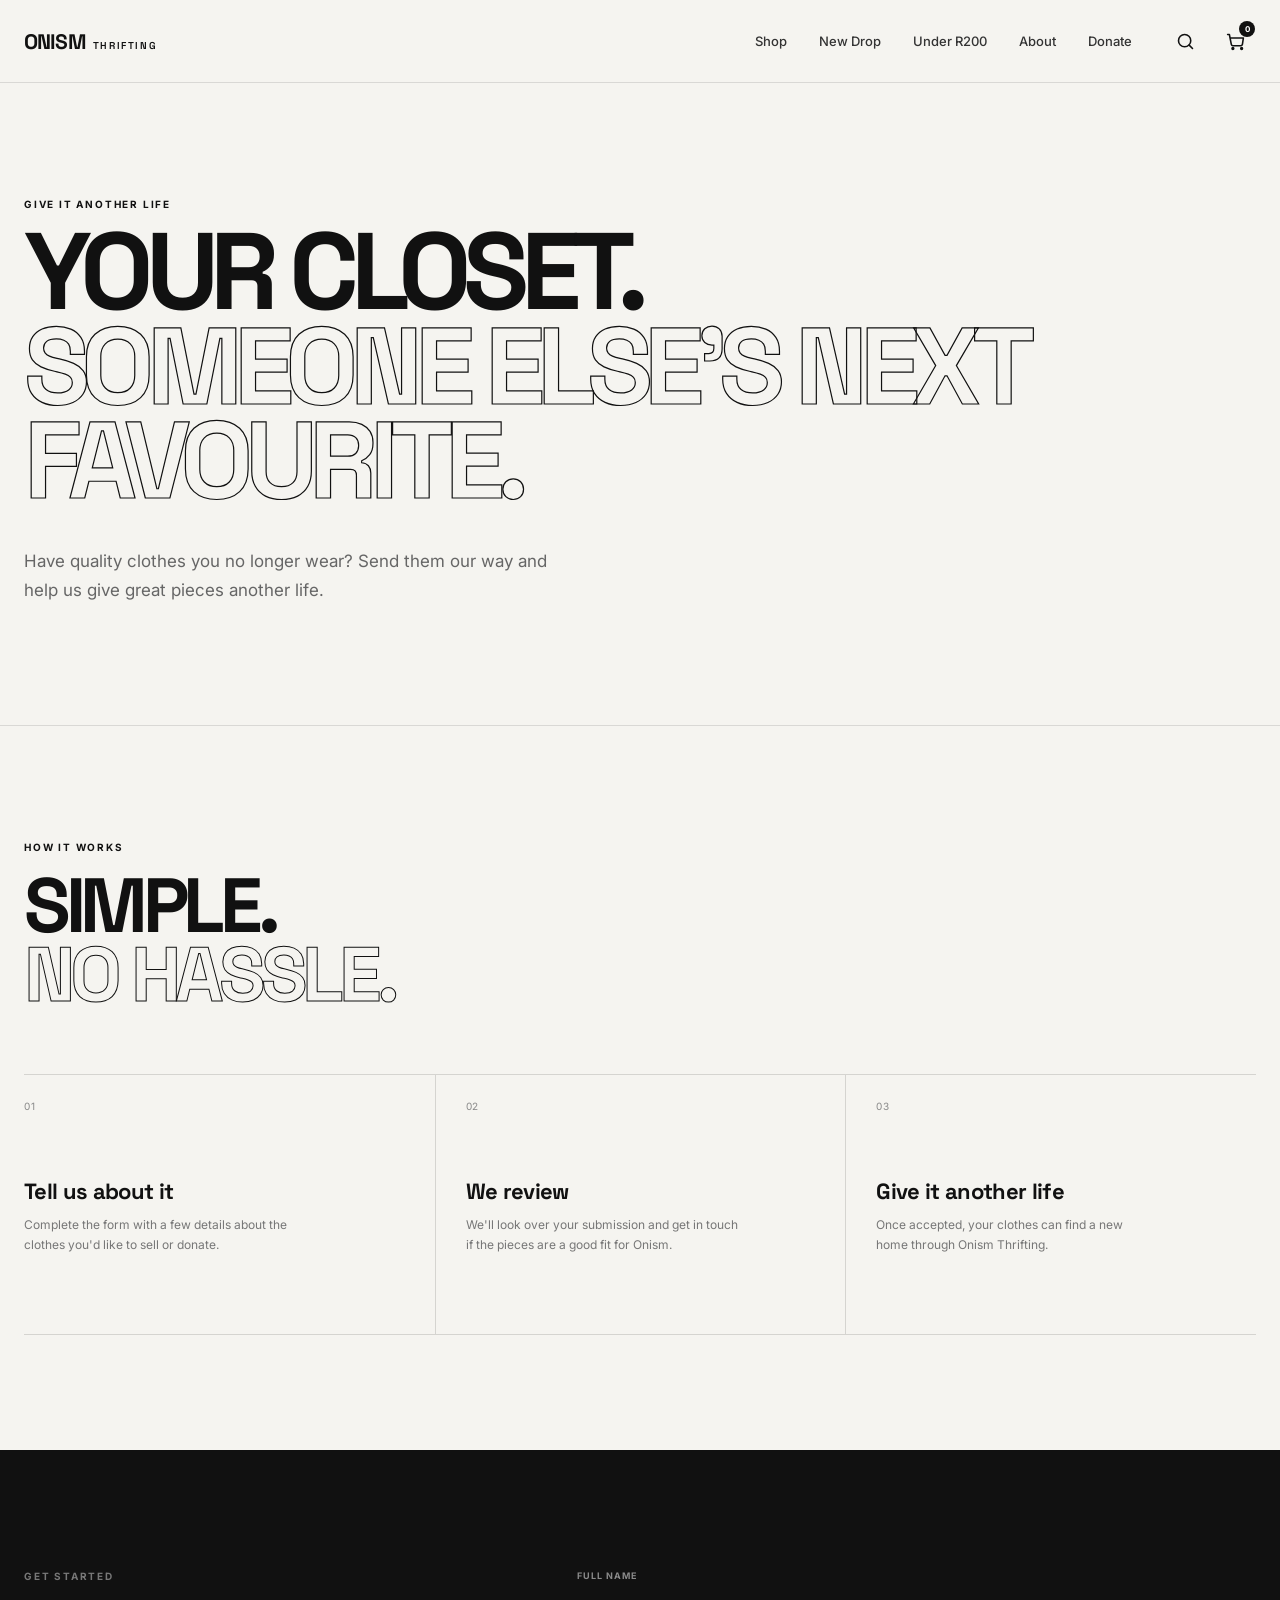
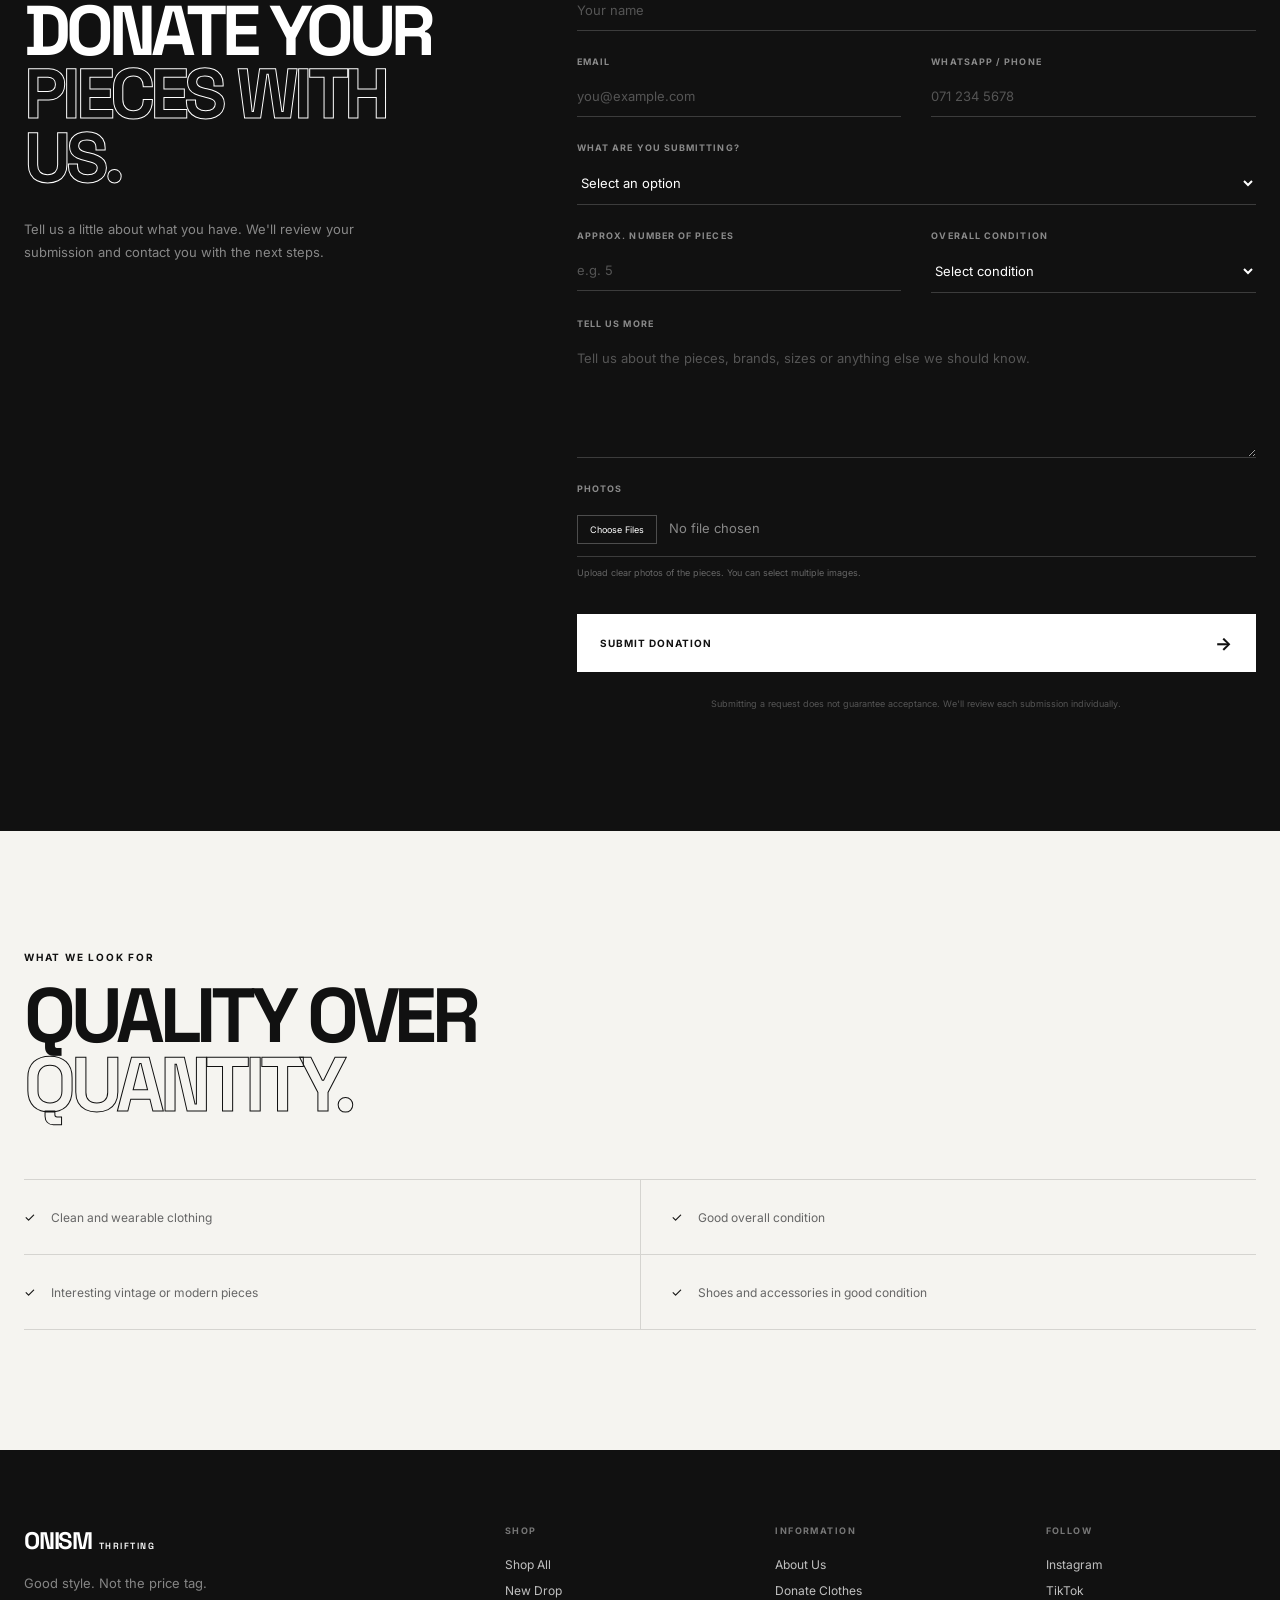
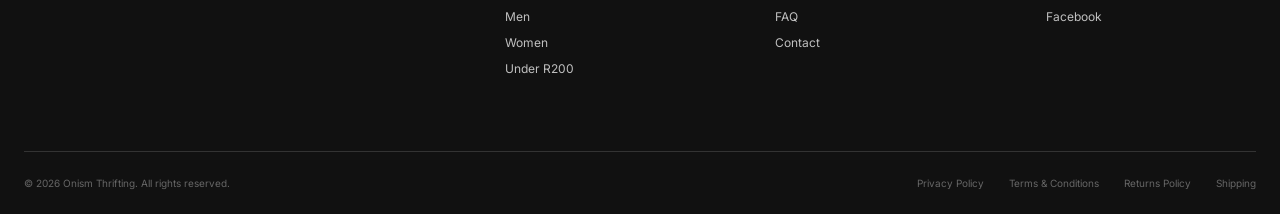
<file: sell-donate.html>
<!DOCTYPE html>
<html lang="en">

<head>

    <meta charset="UTF-8">

    <meta
        name="viewport"
        content="width=device-width, initial-scale=1.0"
    >

    <title>Donate | Onism Thrifting</title>

    <meta
        name="description"
        content="Sell or donate your pre-loved clothes to Onism Thrifting and give them another life."
    >

    <link rel="preconnect" href="https://fonts.googleapis.com">
    <link rel="preconnect" href="https://fonts.gstatic.com" crossorigin>

    <link
        href="https://fonts.googleapis.com/css2?family=Inter:wght@400;500;600;700&family=Space+Grotesk:wght@400;500;600;700&display=swap"
        rel="stylesheet"
    >

    <link rel="stylesheet" href="styles.css">
    <link rel="stylesheet" href="sell-donate.css">

</head>


<body>


    <!-- =========================
         HEADER
    ========================== -->

    <header class="site-header">

        <div class="container nav-container">

            <a href="index.html" class="logo">
                ONISM<span>THRIFTING</span>
            </a>


            <nav class="main-nav" aria-label="Main navigation">

                <a href="shop.html">
                    Shop
                </a>

                <a href="index.html#new-drop">
                    New Drop
                </a>

                <a href="shop.html?category=under-200">
                    Under R200
                </a>

                <a href="about.html">
                    About
                </a>

                <a href="sell-donate.html" class="active">
                    Donate
                </a>

            </nav>


            <div class="nav-actions">

                <button
                    class="icon-button"
                    aria-label="Search"
                >
                    <svg
                        width="21"
                        height="21"
                        viewBox="0 0 24 24"
                        fill="none"
                        stroke="currentColor"
                        stroke-width="1.8"
                        stroke-linecap="round"
                        stroke-linejoin="round"
                    >
                        <circle cx="11" cy="11" r="7"></circle>

                        <line
                            x1="20"
                            y1="20"
                            x2="16.2"
                            y2="16.2"
                        ></line>
                    </svg>
                </button>


                <button
                    class="icon-button cart-button"
                    aria-label="Shopping cart"
                >
                    <svg
                        width="21"
                        height="21"
                        viewBox="0 0 24 24"
                        fill="none"
                        stroke="currentColor"
                        stroke-width="1.8"
                        stroke-linecap="round"
                        stroke-linejoin="round"
                    >
                        <circle cx="9" cy="20" r="1"></circle>
                        <circle cx="19" cy="20" r="1"></circle>

                        <path d="M3 4h2l2.2 11.2a2 2 0 0 0 2 1.6h8.7a2 2 0 0 0 2-1.6L21 8H6"></path>
                    </svg>

                    <span class="cart-count">
                        0
                    </span>

                </button>


                <button
                    class="menu-toggle"
                    aria-label="Open menu"
                    aria-expanded="false"
                >
                    <span></span>
                    <span></span>
                    <span></span>
                </button>

            </div>

        </div>


        <div class="mobile-menu">

            <nav aria-label="Mobile navigation">

                <a href="shop.html">
                    Shop
                </a>

                <a href="index.html#new-drop">
                    New Drop
                </a>

                <a href="shop.html?category=under-200">
                    Under R200
                </a>

                <a href="about.html">
                    About
                </a>

                <a href="sell-donate.html">
                    Donate
                </a>

            </nav>

        </div>

    </header>



    <!-- =========================
         DONATE PAGE
    ========================== -->

    <main class="sell-donate-page">


        <!-- =================================
             HERO
        ================================== -->

        <section class="sell-donate-hero">

            <div class="container">

                <p class="section-eyebrow">
                    GIVE IT ANOTHER LIFE
                </p>

                <h1>
                    YOUR CLOSET.
                    <span>SOMEONE ELSE'S NEXT FAVOURITE.</span>
                </h1>

                <p class="sell-donate-hero-text">
                    Have quality clothes you no longer wear?
                    Send them our way and help us give great
                    pieces another life.
                </p>

            </div>

        </section>



        <!-- =================================
             HOW IT WORKS
        ================================== -->

        <section class="how-it-works">

            <div class="container">

                <div class="sell-section-heading">

                    <p class="section-eyebrow">
                        HOW IT WORKS
                    </p>

                    <h2>
                        SIMPLE.
                        <span>NO HASSLE.</span>
                    </h2>

                </div>


                <div class="process-grid">


                    <div class="process-step">

                        <span class="process-number">
                            01
                        </span>

                        <h3>
                            Tell us about it
                        </h3>

                        <p>
                            Complete the form with a few details
                            about the clothes you'd like to sell
                            or donate.
                        </p>

                    </div>


                    <div class="process-step">

                        <span class="process-number">
                            02
                        </span>

                        <h3>
                            We review
                        </h3>

                        <p>
                            We'll look over your submission and
                            get in touch if the pieces are a good
                            fit for Onism.
                        </p>

                    </div>


                    <div class="process-step">

                        <span class="process-number">
                            03
                        </span>

                        <h3>
                            Give it another life
                        </h3>

                        <p>
                            Once accepted, your clothes can find
                            a new home through Onism Thrifting.
                        </p>

                    </div>


                </div>

            </div>

        </section>


        <!-- =================================
             SUBMISSION FORM
        ================================== -->

        <section class="submission-section">

            <div class="container submission-container">


                <div class="submission-intro">

                    <p class="section-eyebrow">
                        GET STARTED
                    </p>

                    <h2 id="form-heading">
                        DONATE YOUR
                        <span>PIECES WITH US.</span>
                    </h2>

                    <p id="form-description">
                        Tell us a little about what you have.
                        We'll review your submission and contact
                        you with the next steps.
                    </p>

                </div>



                <form
                    class="sell-form"
                    id="sell-form"
                >

                    <input
                        type="hidden"
                        id="submission-type"
                        name="submission-type"
                        value="Donate"
                    >


                    <!-- Name -->

                    <div class="form-field">

                        <label for="name">
                            Full Name
                        </label>

                        <input
                            type="text"
                            id="name"
                            name="name"
                            placeholder="Your name"
                            required
                        >

                    </div>


                    <!-- Contact -->

                    <div class="form-row">

                        <div class="form-field">

                            <label for="email">
                                Email
                            </label>

                            <input
                                type="email"
                                id="email"
                                name="email"
                                placeholder="you@example.com"
                                required
                            >

                        </div>


                        <div class="form-field">

                            <label for="phone">
                                WhatsApp / Phone
                            </label>

                            <input
                                type="tel"
                                id="phone"
                                name="phone"
                                placeholder="071 234 5678"
                                required
                            >

                        </div>

                    </div>


                    <!-- Clothing type -->

                    <div class="form-field">

                        <label for="clothing-type">
                            What are you submitting?
                        </label>

                        <select
                            id="clothing-type"
                            name="clothing-type"
                            required
                        >

                            <option value="">
                                Select an option
                            </option>

                            <option value="tops">
                                Tops / Shirts
                            </option>

                            <option value="bottoms">
                                Jeans / Trousers / Bottoms
                            </option>

                            <option value="jackets">
                                Jackets / Coats
                            </option>

                            <option value="dresses">
                                Dresses / Skirts
                            </option>

                            <option value="shoes">
                                Shoes
                            </option>

                            <option value="accessories">
                                Accessories
                            </option>

                            <option value="multiple">
                                Multiple items
                            </option>

                        </select>

                    </div>


                    <!-- Quantity -->

                    <div class="form-row">

                        <div class="form-field">

                            <label for="quantity">
                                Approx. number of pieces
                            </label>

                            <input
                                type="number"
                                id="quantity"
                                name="quantity"
                                min="1"
                                placeholder="e.g. 5"
                                required
                            >

                        </div>


                        <div class="form-field">

                            <label for="condition">
                                Overall condition
                            </label>

                            <select
                                id="condition"
                                name="condition"
                                required
                            >

                                <option value="">
                                    Select condition
                                </option>

                                <option value="excellent">
                                    Excellent
                                </option>

                                <option value="very-good">
                                    Very Good
                                </option>

                                <option value="good">
                                    Good
                                </option>

                                <option value="mixed">
                                    Mixed
                                </option>

                            </select>

                        </div>

                    </div>


                    <!-- Message -->

                    <div class="form-field">

                        <label for="message">
                            Tell us more
                        </label>

                        <textarea
                            id="message"
                            name="message"
                            rows="5"
                            placeholder="Tell us about the pieces, brands, sizes or anything else we should know."
                        ></textarea>

                    </div>


                    <!-- Photos -->

                    <div class="form-field">

                        <label for="photos">
                            Photos
                        </label>

                        <input
                            type="file"
                            id="photos"
                            name="photos"
                            accept="image/*"
                            multiple
                        >

                        <small>
                            Upload clear photos of the pieces.
                            You can select multiple images.
                        </small>

                    </div>


                    <!-- Submit -->

                    <button
                        type="submit"
                        class="submit-button"
                    >

                        <span id="submit-text">
                            Submit Donation
                        </span>

                        <span>
                            →
                        </span>

                    </button>


                    <p class="form-note">
                        Submitting a request does not guarantee
                        acceptance. We'll review each submission
                        individually.
                    </p>

                </form>

            </div>

        </section>



        <!-- =================================
             WHAT WE ACCEPT
        ================================== -->

        <section class="accept-section">

            <div class="container">

                <div class="accept-heading">

                    <p class="section-eyebrow">
                        WHAT WE LOOK FOR
                    </p>

                    <h2>
                        QUALITY OVER
                        <span>QUANTITY.</span>
                    </h2>

                </div>


                <div class="accept-grid">


                    <div class="accept-item">

                        <span>
                            ✓
                        </span>

                        <p>
                            Clean and wearable clothing
                        </p>

                    </div>


                    <div class="accept-item">

                        <span>
                            ✓
                        </span>

                        <p>
                            Good overall condition
                        </p>

                    </div>


                    <div class="accept-item">

                        <span>
                            ✓
                        </span>

                        <p>
                            Interesting vintage or modern pieces
                        </p>

                    </div>


                    <div class="accept-item">

                        <span>
                            ✓
                        </span>

                        <p>
                            Shoes and accessories in good condition
                        </p>

                    </div>


                </div>

            </div>

        </section>


    </main>



    <!-- =========================
         FOOTER
    ========================== -->

    <footer class="site-footer">

        <div class="container footer-container">

            <div class="footer-main">


                <div class="footer-brand">

                    <a
                        href="index.html"
                        class="footer-logo"
                    >
                        ONISM<span>THRIFTING</span>
                    </a>

                    <p>
                        Good style. Not the price tag.
                    </p>

                </div>


                <div class="footer-column">

                    <p class="footer-heading">
                        SHOP
                    </p>

                    <a href="shop.html">
                        Shop All
                    </a>

                    <a href="index.html#new-drop">
                        New Drop
                    </a>

                    <a href="shop.html?category=men">
                        Men
                    </a>

                    <a href="shop.html?category=women">
                        Women
                    </a>

                    <a href="shop.html?category=under-200">
                        Under R200
                    </a>

                </div>


                <div class="footer-column">

                    <p class="footer-heading">
                        INFORMATION
                    </p>

                    <a href="about.html">
                        About Us
                    </a>

                    <a href="sell-donate.html">
                        Donate Clothes
                    </a>

                    <a href="faq.html">
                        FAQ
                    </a>

                    <a href="contact.html">
                        Contact
                    </a>

                </div>


                <div class="footer-column">

                    <p class="footer-heading">
                        FOLLOW
                    </p>

                    <a href="#">
                        Instagram
                    </a>

                    <a href="#">
                        TikTok
                    </a>

                    <a href="#">
                        Facebook
                    </a>

                </div>

            </div>


            <div class="footer-bottom">

                <p>
                    © 2026 Onism Thrifting. All rights reserved.
                </p>

                <div class="footer-legal">

                    <a href="privacy.html">
                        Privacy Policy
                    </a>

                    <a href="terms.html">
                        Terms & Conditions
                    </a>

                    <a href="returns.html">
                        Returns Policy
                    </a>

                    <a href="shipping.html">
                        Shipping
                    </a>
                </div>

            </div>

        </div>

    </footer>


    <script src="script.js"></script>
    <script src="sell-donate.js"></script>

</body>

</html>
</file>
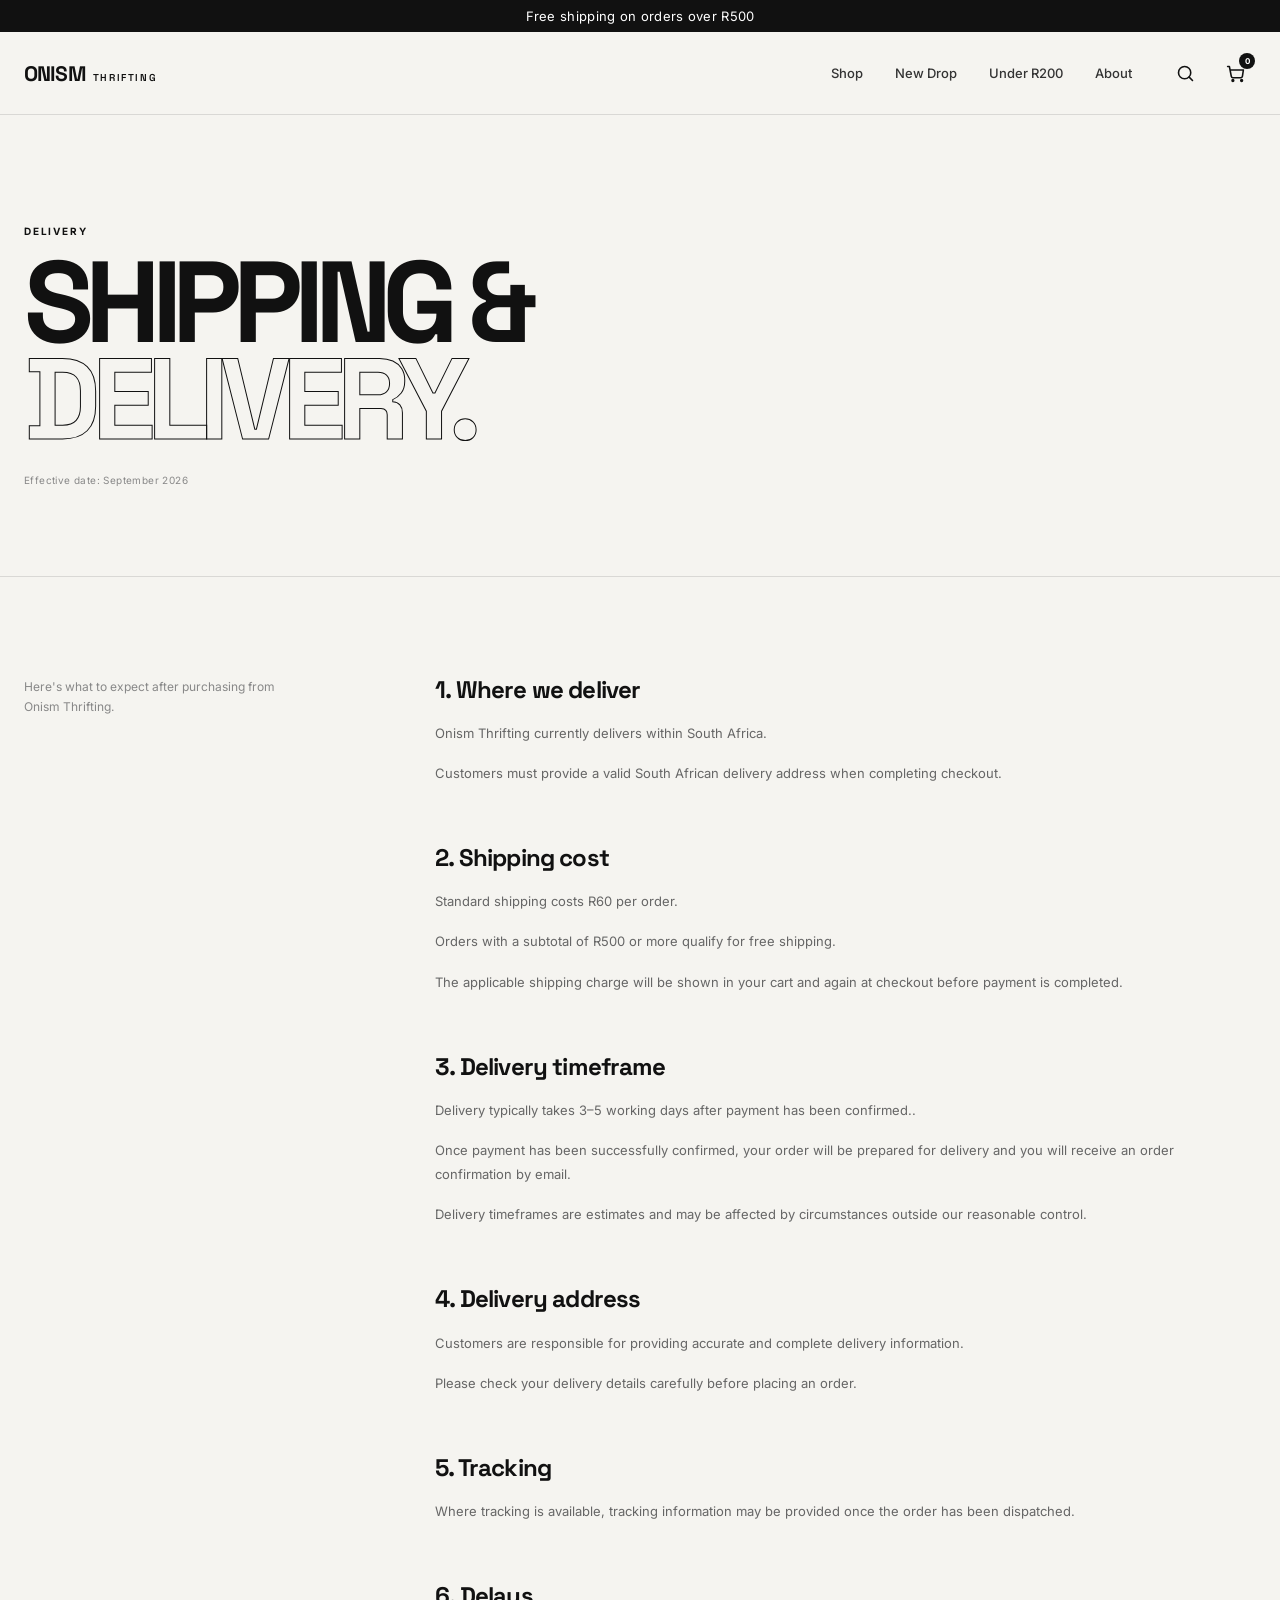
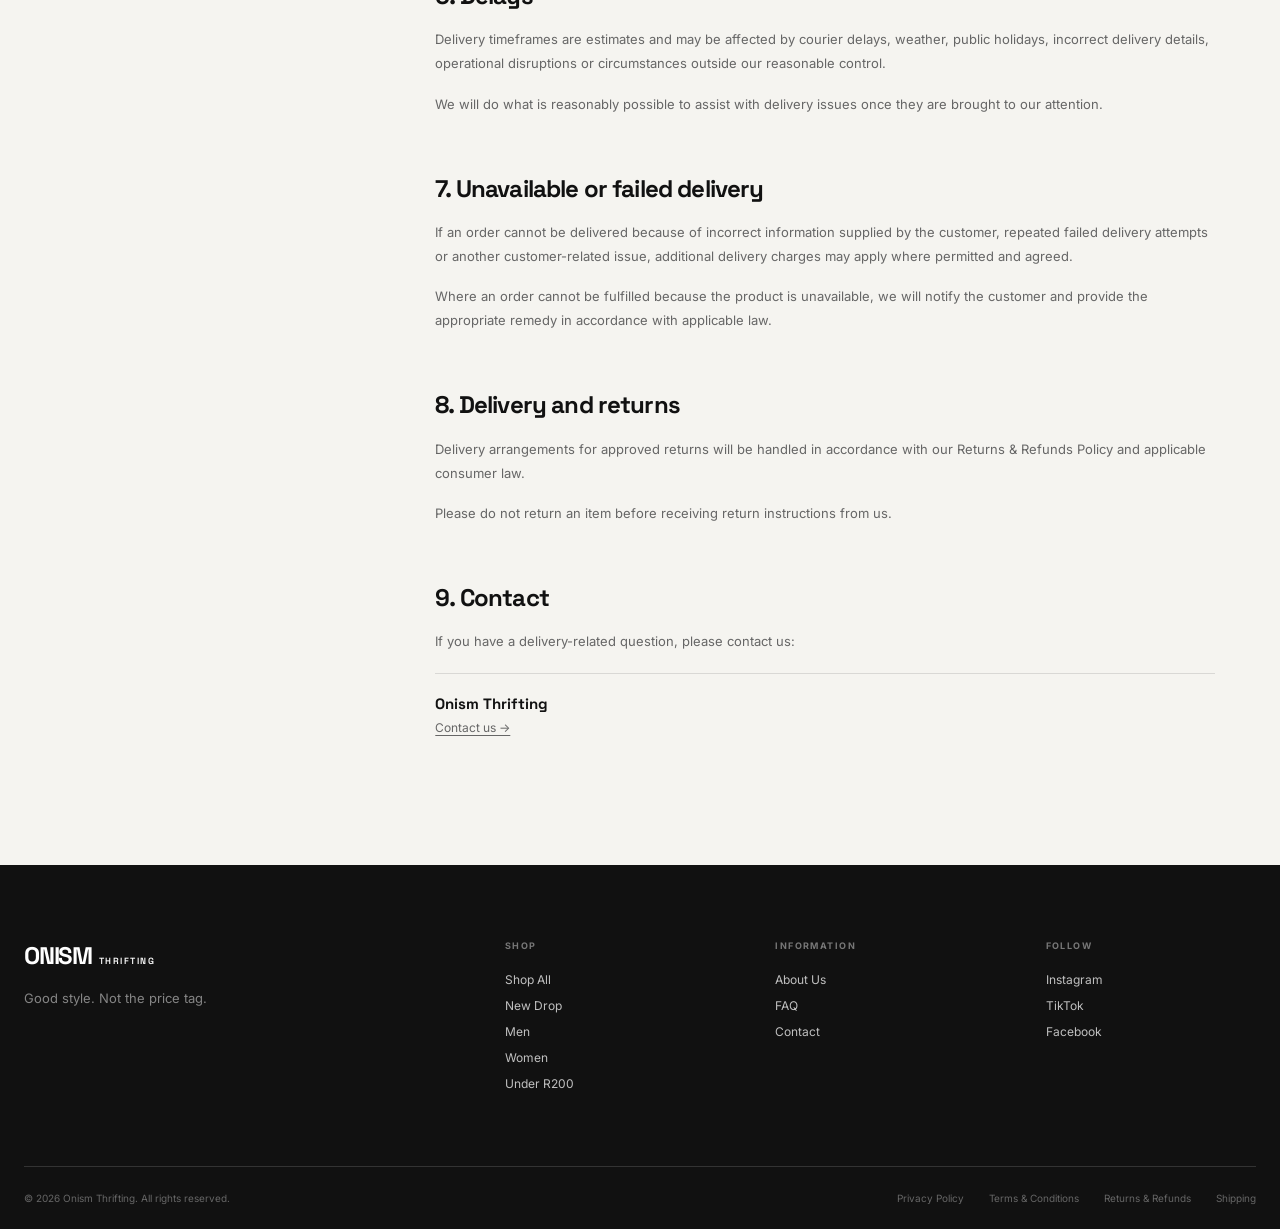
<file: shipping.html>
<!DOCTYPE html>
<html lang="en">

<head>

    <meta charset="UTF-8">

    <meta
        name="viewport"
        content="width=device-width, initial-scale=1.0"
    >

    <title>Shipping & Delivery | Onism Thrifting</title>

    <meta
        name="description"
        content="Shipping and delivery information for Onism Thrifting."
    >

    <link rel="preconnect" href="https://fonts.googleapis.com">
    <link rel="preconnect" href="https://fonts.gstatic.com" crossorigin>

    <link
        href="https://fonts.googleapis.com/css2?family=Inter:wght@400;500;600;700&family=Space+Grotesk:wght@400;500;600;700&display=swap"
        rel="stylesheet"
    >

    <link rel="stylesheet" href="styles.css">
    <link rel="stylesheet" href="legal.css">

</head>


<body>

    <!-- =========================
         SHIPPING BANNER
    ========================== -->
    <div class="shipping-banner">
    Free shipping on orders over R500
    </div>

    <!-- =========================
         HEADER
    ========================== -->

    <header class="site-header">

        <div class="container nav-container">

            <a href="index.html" class="logo">
                ONISM<span>THRIFTING</span>
            </a>


            <nav class="main-nav" aria-label="Main navigation">

                <a href="shop.html">
                    Shop
                </a>

                <a href="index.html#new-drop">
                    New Drop
                </a>

                <a href="shop.html?category=under-200">
                    Under R200
                </a>

                <a href="about.html">
                    About
                </a>

            </nav>


            <div class="nav-actions">

                <button
                    class="icon-button"
                    id="searchToggle"
                    aria-label="Search"
                >
                    <svg
                        width="21"
                        height="21"
                        viewBox="0 0 24 24"
                        fill="none"
                        stroke="currentColor"
                        stroke-width="1.8"
                        stroke-linecap="round"
                        stroke-linejoin="round"
                    >
                        <circle cx="11" cy="11" r="7"></circle>
                        <line x1="20" y1="20" x2="16.2" y2="16.2"></line>
                    </svg>
                </button>

                <!-- Search Form -->
                <form id="searchForm" class="header-search">
                    <input
                        type="search"
                        id="searchInput"
                        placeholder="Search items..."
                        aria-label="Search products"
                        autocomplete="off"
                    >
                </form>


                <button
                    class="icon-button cart-button"
                    aria-label="Shopping cart"
                >
                    <svg
                        width="21"
                        height="21"
                        viewBox="0 0 24 24"
                        fill="none"
                        stroke="currentColor"
                        stroke-width="1.8"
                        stroke-linecap="round"
                        stroke-linejoin="round"
                    >
                        <circle cx="9" cy="20" r="1"></circle>
                        <circle cx="19" cy="20" r="1"></circle>
                        <path d="M3 4h2l2.2 11.2a2 2 0 0 0 2 1.6h8.7a2 2 0 0 0 2-1.6L21 8H6"></path>
                    </svg>

                    <span class="cart-count">
                        0
                    </span>

                </button>


                <button
                    class="menu-toggle"
                    aria-label="Open menu"
                    aria-expanded="false"
                >
                    <span></span>
                    <span></span>
                    <span></span>
                </button>

            </div>

        </div>


        <div class="mobile-menu">

            <nav aria-label="Mobile navigation">

                <a href="shop.html">Shop</a>

                <a href="index.html#new-drop">
                    New Drop
                </a>

                <a href="shop.html?category=under-200">
                    Under R200
                </a>

                <a href="about.html">
                    About
                </a>

            </nav>

        </div>

    </header>



    <!-- =========================
         SHIPPING
    ========================== -->

    <main class="legal-page">

        <section class="legal-hero">

            <div class="container">

                <p class="section-eyebrow">
                    DELIVERY
                </p>

                <h1>
                    SHIPPING &
                    <span>DELIVERY.</span>
                </h1>

                <p class="legal-updated">
                    Effective date: September 2026
                </p>

            </div>

        </section>


        <section class="legal-content">

            <div class="container legal-grid">

                <aside class="legal-sidebar">

                    <p>
                        Here's what to expect after purchasing
                        from Onism Thrifting.
                    </p>

                </aside>


                <article class="legal-body">

                    <section>

                        <h2>
                            1. Where we deliver
                        </h2>

                        <p>
                            Onism Thrifting currently delivers within South Africa.
                        </p>

                        <p>
                            Customers must provide a valid South African delivery
                            address when completing checkout.
                        </p>

                    </section>


                    <section>

                        <h2>
                            2. Shipping cost
                        </h2>

                        <p>
                            Standard shipping costs R60 per order.
                        </p>

                        <p>
                            Orders with a subtotal of R500 or more qualify for
                            free shipping.
                        </p>

                        <p>
                            The applicable shipping charge will be shown in your
                            cart and again at checkout before payment is completed.
                        </p>

                    </section>


                    <section>

                        <h2>
                            3. Delivery timeframe
                        </h2>

                        <p>
                            Delivery typically takes 3–5 working days after
                            payment has been confirmed..
                        </p>

                        <p>
                            Once payment has been successfully confirmed, your
                            order will be prepared for delivery and you will
                            receive an order confirmation by email.
                        </p>

                        <p>
                            Delivery timeframes are estimates and may be affected
                            by circumstances outside our reasonable control.
                        </p>

                    </section>


                    <section>

                        <h2>
                            4. Delivery address
                        </h2>

                        <p>
                            Customers are responsible for providing
                            accurate and complete delivery information.
                        </p>

                        <p>
                            Please check your delivery details
                            carefully before placing an order.
                        </p>

                    </section>


                    <section>

                        <h2>
                            5. Tracking
                        </h2>

                        <p>
                            Where tracking is available, tracking
                            information may be provided once the
                            order has been dispatched.
                        </p>

                    </section>


                    <section>

                        <h2>
                            6. Delays
                        </h2>

                        <p>
                            Delivery timeframes are estimates and may
                            be affected by courier delays, weather,
                            public holidays, incorrect delivery details,
                            operational disruptions or circumstances
                            outside our reasonable control.
                        </p>

                        <p>
                            We will do what is reasonably possible to
                            assist with delivery issues once they are
                            brought to our attention.
                        </p>

                    </section>


                    <section>

                        <h2>
                            7. Unavailable or failed delivery
                        </h2>

                        <p>
                            If an order cannot be delivered because of
                            incorrect information supplied by the
                            customer, repeated failed delivery attempts
                            or another customer-related issue, additional
                            delivery charges may apply where permitted
                            and agreed.
                        </p>

                        <p>
                            Where an order cannot be fulfilled because
                            the product is unavailable, we will notify
                            the customer and provide the appropriate
                            remedy in accordance with applicable law.
                        </p>

                    </section>


                    <section>

                        <h2>
                            8. Delivery and returns
                        </h2>

                        <p>
                            Delivery arrangements for approved returns
                            will be handled in accordance with our
                            Returns & Refunds Policy and applicable
                            consumer law.
                        </p>

                        <p>
                            Please do not return an item before
                            receiving return instructions from us.
                        </p>

                    </section>


                    <section>

                        <h2>
                            9. Contact
                        </h2>

                        <p>
                            If you have a delivery-related question,
                            please contact us:
                        </p>

                        <div class="legal-contact">

                            <strong>
                                Onism Thrifting
                            </strong>

                            <a href="contact.html">
                                Contact us →
                            </a>

                        </div>

                    </section>

                </article>

            </div>

        </section>

    </main>



    <!-- FOOTER -->

    <footer class="site-footer">

        <div class="container footer-container">

            <div class="footer-main">

                <div class="footer-brand">

                    <a
                        href="index.html"
                        class="footer-logo"
                    >
                        ONISM<span>THRIFTING</span>
                    </a>

                    <p>
                        Good style. Not the price tag.
                    </p>

                </div>


                <div class="footer-column">

                    <p class="footer-heading">
                        SHOP
                    </p>

                    <a href="shop.html">
                        Shop All
                    </a>

                    <a href="index.html#new-drop">
                        New Drop
                    </a>

                    <a href="shop.html?category=men">
                        Men
                    </a>

                    <a href="shop.html?category=women">
                        Women
                    </a>

                    <a href="shop.html?category=under-200">
                        Under R200
                    </a>

                </div>


                <div class="footer-column">

                    <p class="footer-heading">
                        INFORMATION
                    </p>

                    <a href="about.html">
                        About Us
                    </a>

                    <a href="faq.html">
                        FAQ
                    </a>

                    <a href="contact.html">
                        Contact
                    </a>

                </div>


                <div class="footer-column">

                    <p class="footer-heading">
                        FOLLOW
                    </p>

                    <a href="https://www.instagram.com/onismthrifting" target="_blank" rel="noopener noreferrer">
                        Instagram
                    </a>

                    <a href="https://www.tiktok.com/@onismthrifting" target="_blank" rel="noopener noreferrer">
                        TikTok
                    </a>

                    <a href="https://www.facebook.com/profile.php?id=61593666105849" target="_blank" rel="noopener noreferrer">
                        Facebook
                    </a>

                </div>

            </div>


            <div class="footer-bottom">

                <p>
                    © 2026 Onism Thrifting. All rights reserved.
                </p>

                <div class="footer-legal">

                    <a href="privacy.html">
                        Privacy Policy
                    </a>

                    <a href="terms.html">
                        Terms & Conditions
                    </a>

                    <a href="returns.html">
                        Returns & Refunds
                    </a>

                    <a href="shipping.html">
                        Shipping
                    </a>

                </div>

            </div>

        </div>

    </footer>


    <script src="script.js"></script>
    <script src="cart.js"></script>

</body>

</html>
</file>
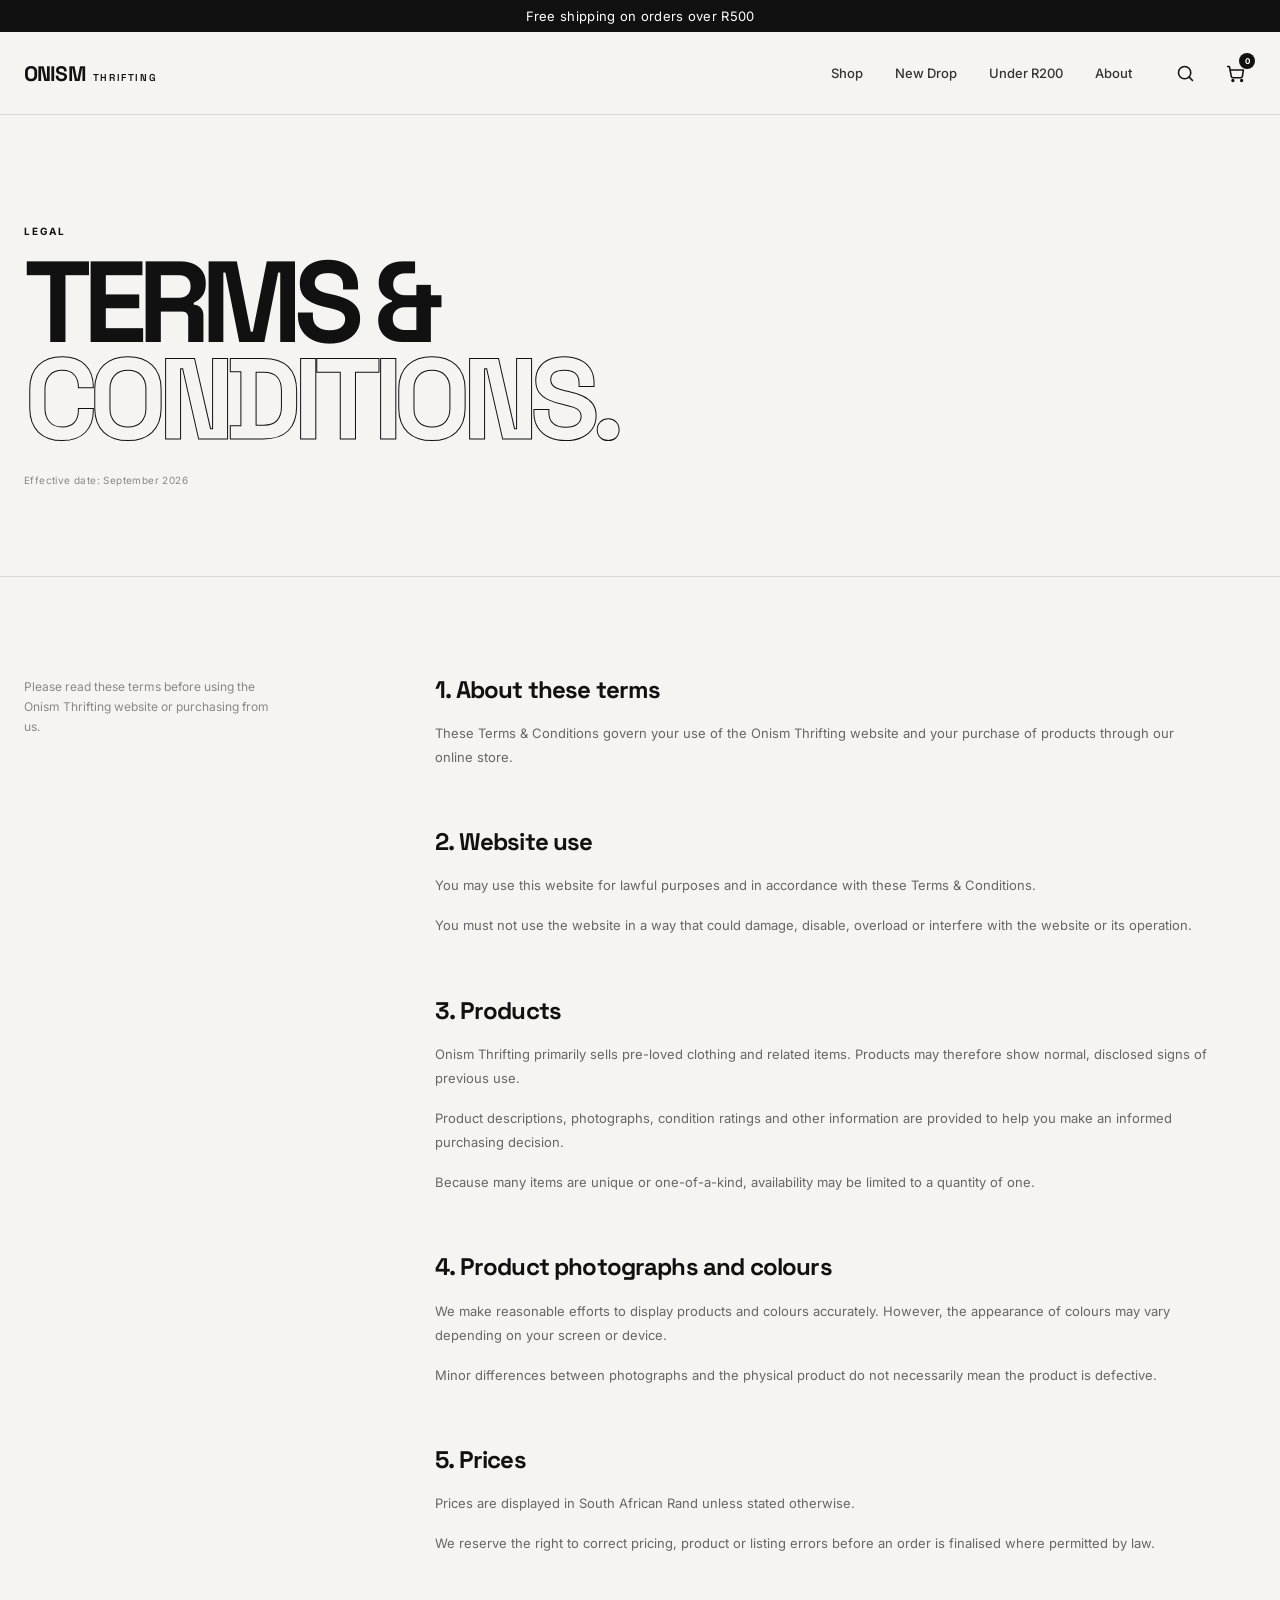
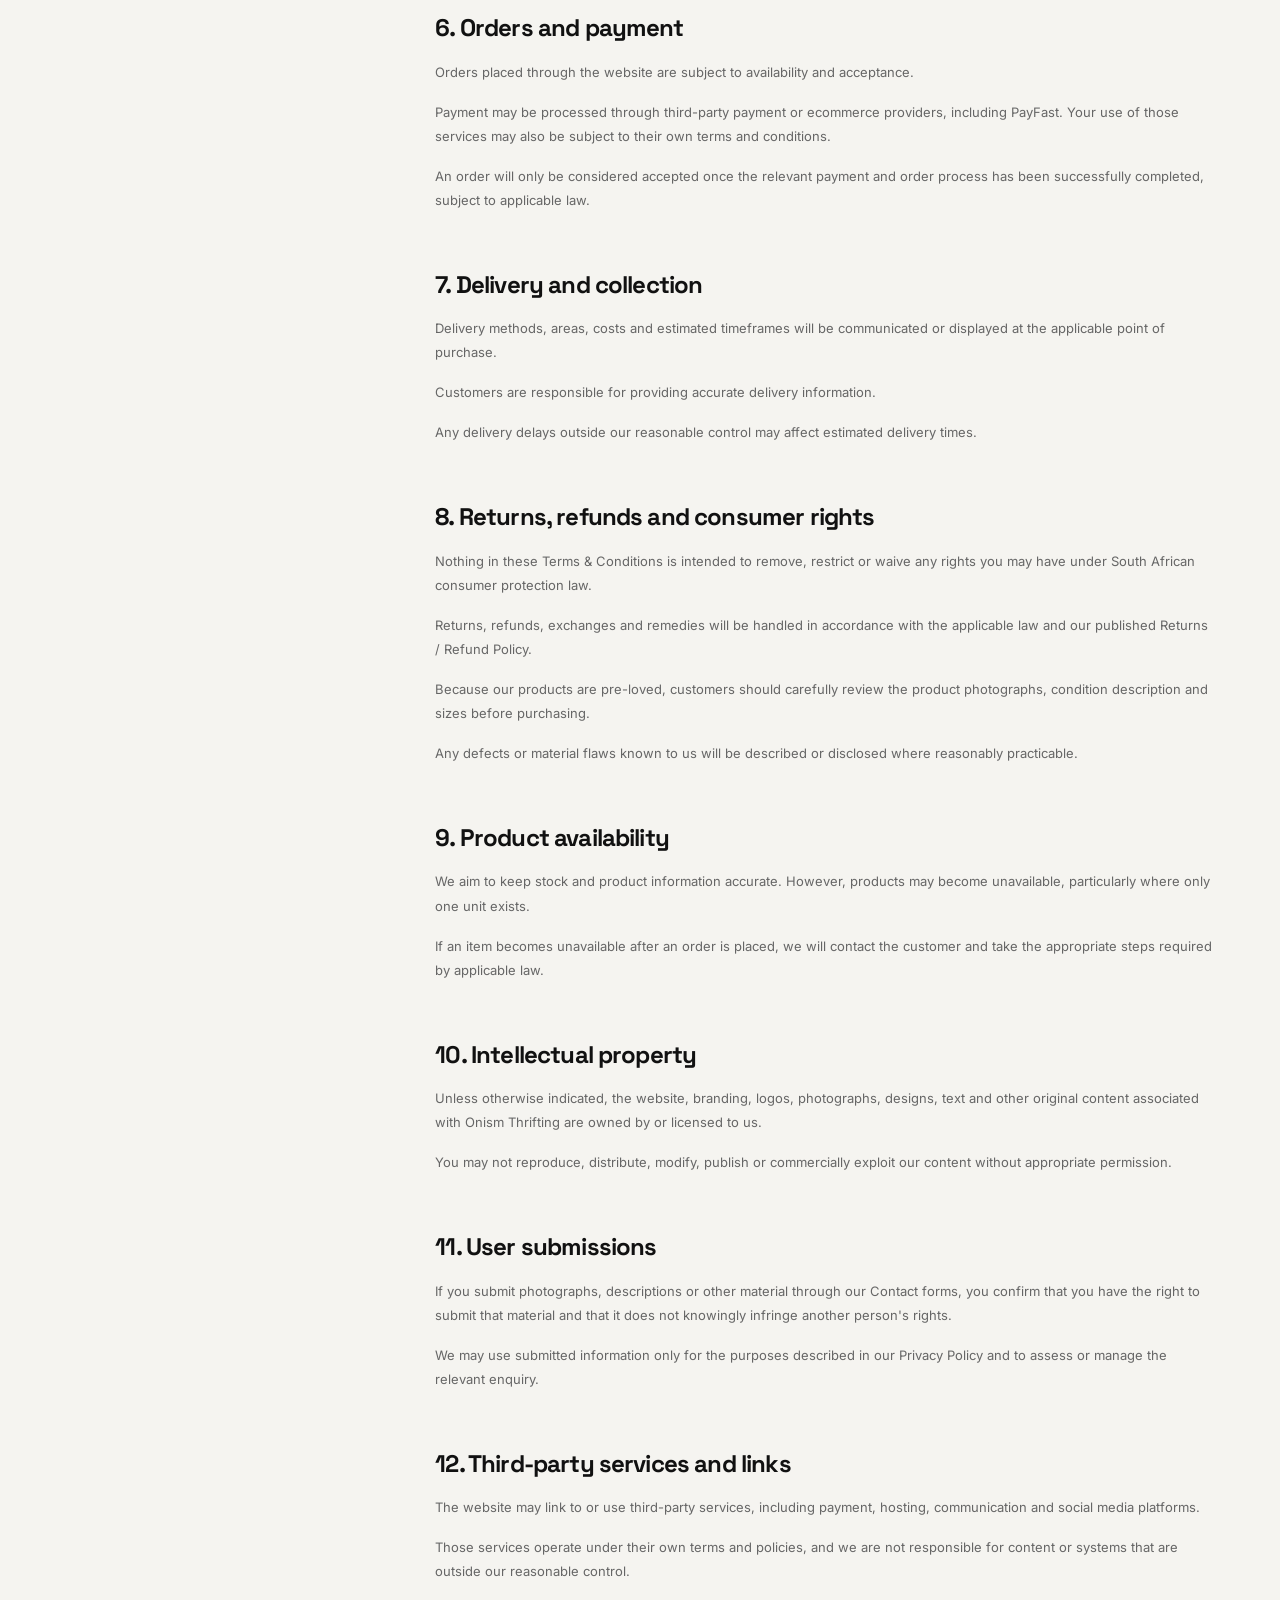
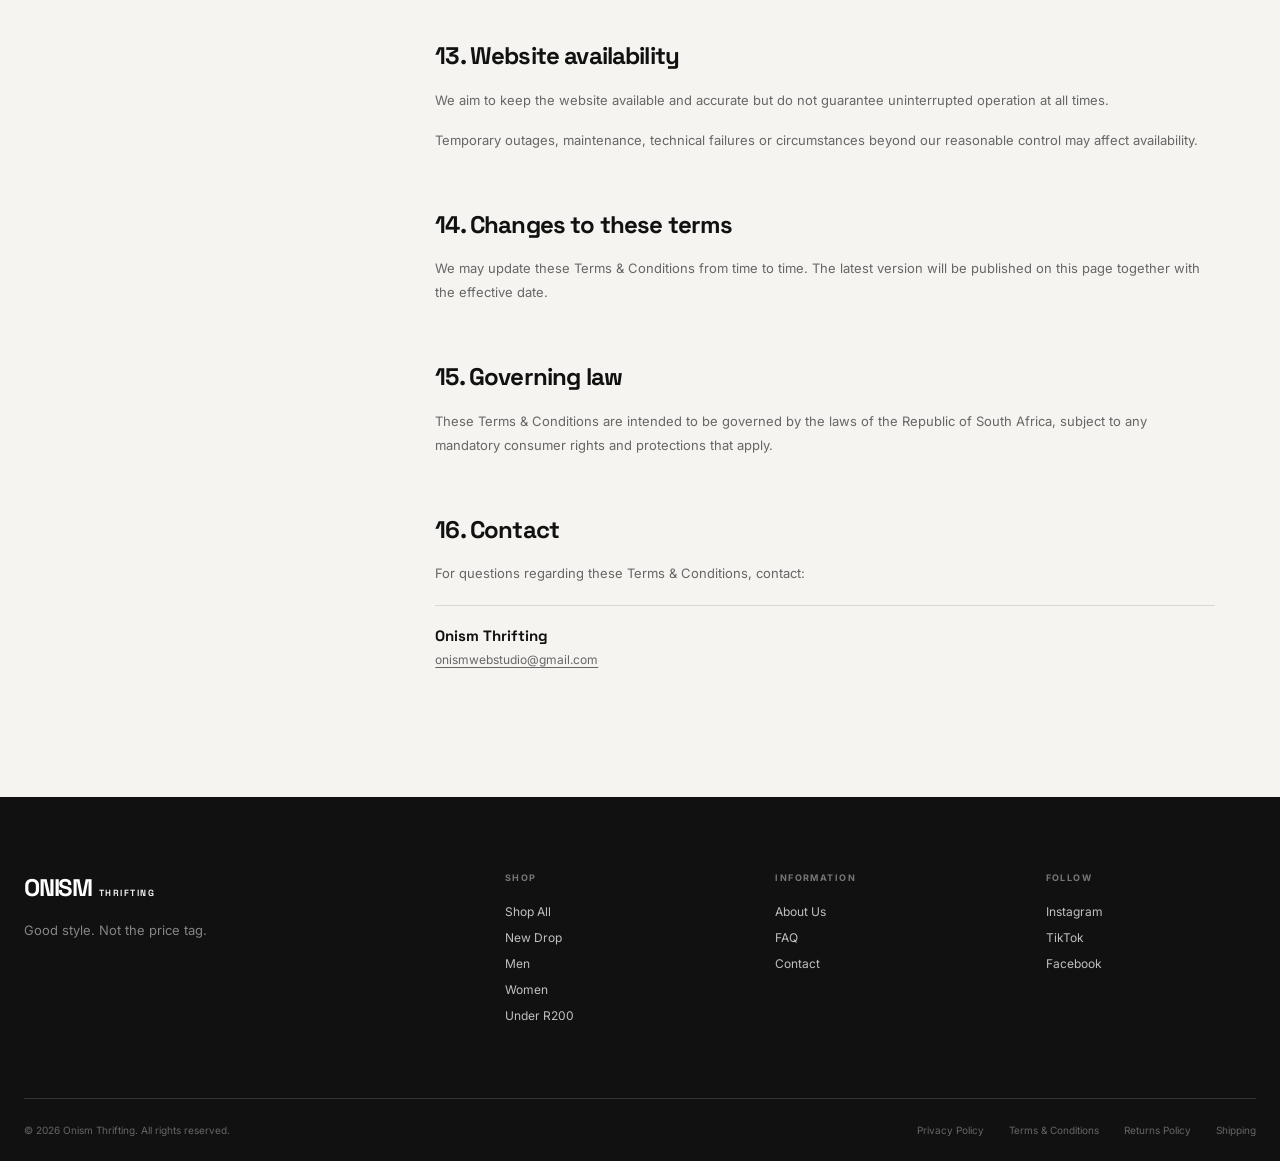
<file: terms.html>
<!DOCTYPE html>
<html lang="en">

<head>

    <meta charset="UTF-8">

    <meta
        name="viewport"
        content="width=device-width, initial-scale=1.0"
    >

    <title>Terms & Conditions | Onism Thrifting</title>

    <meta
        name="description"
        content="Terms and Conditions for Onism Thrifting."
    >

    <link rel="preconnect" href="https://fonts.googleapis.com">
    <link rel="preconnect" href="https://fonts.gstatic.com" crossorigin>

    <link
        href="https://fonts.googleapis.com/css2?family=Inter:wght@400;500;600;700&family=Space+Grotesk:wght@400;500;600;700&display=swap"
        rel="stylesheet"
    >

    <link rel="stylesheet" href="styles.css">
    <link rel="stylesheet" href="legal.css">

</head>


<body>
    <!-- =========================
         SHIPPING BANNER
    ========================== -->
    <div class="shipping-banner">
    Free shipping on orders over R500
    </div>

    <!-- =========================
         HEADER
    ========================== -->

    <header class="site-header">

        <div class="container nav-container">

            <a href="index.html" class="logo">
                ONISM<span>THRIFTING</span>
            </a>


            <nav class="main-nav" aria-label="Main navigation">

                <a href="shop.html">Shop</a>

                <a href="index.html#new-drop">
                    New Drop
                </a>

                <a href="shop.html?category=under-200">
                    Under R200
                </a>

                <a href="about.html">
                    About
                </a>

            </nav>


            <div class="nav-actions">

                <button
                    class="icon-button"
                    id="searchToggle"
                    aria-label="Search"
                >
                    <svg
                        width="21"
                        height="21"
                        viewBox="0 0 24 24"
                        fill="none"
                        stroke="currentColor"
                        stroke-width="1.8"
                        stroke-linecap="round"
                        stroke-linejoin="round"
                    >
                        <circle cx="11" cy="11" r="7"></circle>

                        <line
                            x1="20"
                            y1="20"
                            x2="16.2"
                            y2="16.2"
                        ></line>
                    </svg>
                </button>

                <!-- Search Form -->
                <form id="searchForm" class="header-search">
                    <input
                        type="search"
                        id="searchInput"
                        placeholder="Search items..."
                        aria-label="Search products"
                        autocomplete="off"
                    >
                </form>


                <button
                    class="icon-button cart-button"
                    aria-label="Shopping cart"
                >
                    <svg
                        width="21"
                        height="21"
                        viewBox="0 0 24 24"
                        fill="none"
                        stroke="currentColor"
                        stroke-width="1.8"
                        stroke-linecap="round"
                        stroke-linejoin="round"
                    >
                        <circle cx="9" cy="20" r="1"></circle>

                        <circle cx="19" cy="20" r="1"></circle>

                        <path d="M3 4h2l2.2 11.2a2 2 0 0 0 2 1.6h8.7a2 2 0 0 0 2-1.6L21 8H6"></path>
                    </svg>

                    <span class="cart-count">
                        0
                    </span>

                </button>


                <button
                    class="menu-toggle"
                    aria-label="Open menu"
                    aria-expanded="false"
                >
                    <span></span>
                    <span></span>
                    <span></span>
                </button>

            </div>

        </div>


        <div class="mobile-menu">

            <nav aria-label="Mobile navigation">

                <a href="shop.html">Shop</a>

                <a href="index.html#new-drop">
                    New Drop
                </a>

                <a href="shop.html?category=under-200">
                    Under R200
                </a>

                <a href="about.html">
                    About
                </a>

            </nav>

        </div>

    </header>



    <!-- =========================
         TERMS
    ========================== -->

    <main class="legal-page">

        <section class="legal-hero">

            <div class="container">

                <p class="section-eyebrow">
                    LEGAL
                </p>

                <h1>
                    TERMS &
                    <span>CONDITIONS.</span>
                </h1>

                <p class="legal-updated">
                    Effective date: September 2026
                </p>

            </div>

        </section>


        <section class="legal-content">

            <div class="container legal-grid">

                <aside class="legal-sidebar">

                    <p>
                        Please read these terms before using the
                        Onism Thrifting website or purchasing from us.
                    </p>

                </aside>


                <article class="legal-body">

                    <section>
                        <h2>1. About these terms</h2>

                        <p>
                            These Terms & Conditions govern your use
                            of the Onism Thrifting website and your
                            purchase of products through our online
                            store.
                        </p>
                    </section>


                    <section>
                        <h2>2. Website use</h2>

                        <p>
                            You may use this website for lawful
                            purposes and in accordance with these
                            Terms & Conditions.
                        </p>

                        <p>
                            You must not use the website in a way
                            that could damage, disable, overload or
                            interfere with the website or its
                            operation.
                        </p>
                    </section>


                    <section>
                        <h2>3. Products</h2>

                        <p>
                            Onism Thrifting primarily sells
                            pre-loved clothing and related items.
                            Products may therefore show normal,
                            disclosed signs of previous use.
                        </p>

                        <p>
                            Product descriptions, photographs,
                            condition ratings and
                            other information are provided to help
                            you make an informed purchasing decision.
                        </p>

                        <p>
                            Because many items are unique or
                            one-of-a-kind, availability may be
                            limited to a quantity of one.
                        </p>
                    </section>


                    <section>
                        <h2>4. Product photographs and colours</h2>

                        <p>
                            We make reasonable efforts to display
                            products and colours accurately.
                            However, the appearance of colours may
                            vary depending on your screen or device.
                        </p>

                        <p>
                            Minor differences between photographs
                            and the physical product do not
                            necessarily mean the product is
                            defective.
                        </p>
                    </section>


                    <section>
                        <h2>5. Prices</h2>

                        <p>
                            Prices are displayed in South African
                            Rand unless stated otherwise.
                        </p>

                        <p>
                            We reserve the right to correct pricing,
                            product or listing errors before an order
                            is finalised where permitted by law.
                        </p>
                    </section>


                    <section>
                        <h2>6. Orders and payment</h2>

                        <p>
                            Orders placed through the website are
                            subject to availability and acceptance.
                        </p>

                        <p>
                            Payment may be processed through
                            third-party payment or ecommerce
                            providers, including PayFast. Your use
                            of those services may also be subject
                            to their own terms and conditions.
                        </p>

                        <p>
                            An order will only be considered
                            accepted once the relevant payment and
                            order process has been successfully
                            completed, subject to applicable law.
                        </p>
                    </section>


                    <section>
                        <h2>7. Delivery and collection</h2>

                        <p>
                            Delivery methods, areas, costs and
                            estimated timeframes will be communicated
                            or displayed at the applicable point of
                            purchase.
                        </p>

                        <p>
                            Customers are responsible for providing
                            accurate delivery information.
                        </p>

                        <p>
                            Any delivery delays outside our reasonable
                            control may affect estimated delivery
                            times.
                        </p>
                    </section>


                    <section>
                        <h2>8. Returns, refunds and consumer rights</h2>

                        <p>
                            Nothing in these Terms & Conditions is
                            intended to remove, restrict or waive any
                            rights you may have under South African
                            consumer protection law.
                        </p>

                        <p>
                            Returns, refunds, exchanges and remedies
                            will be handled in accordance with the
                            applicable law and our published Returns /
                            Refund Policy.
                        </p>

                        <p>
                            Because our products are pre-loved,
                            customers should carefully review the
                            product photographs, condition description
                            and sizes before purchasing.
                        </p>

                        <p>
                            Any defects or material flaws known to us
                            will be described or disclosed where
                            reasonably practicable.
                        </p>
                    </section>


                    <section>
                        <h2>9. Product availability</h2>

                        <p>
                            We aim to keep stock and product
                            information accurate. However, products
                            may become unavailable, particularly
                            where only one unit exists.
                        </p>

                        <p>
                            If an item becomes unavailable after an
                            order is placed, we will contact the
                            customer and take the appropriate steps
                            required by applicable law.
                        </p>
                    </section>


                    <section>
                        <h2>10. Intellectual property</h2>

                        <p>
                            Unless otherwise indicated, the website,
                            branding, logos, photographs, designs,
                            text and other original content associated
                            with Onism Thrifting are owned by or
                            licensed to us.
                        </p>

                        <p>
                            You may not reproduce, distribute,
                            modify, publish or commercially exploit
                            our content without appropriate
                            permission.
                        </p>
                    </section>


                    <section>
                        <h2>11. User submissions</h2>

                        <p>
                            If you submit photographs, descriptions
                            or other material through our 
                            Contact forms, you confirm that
                            you have the right to submit that material
                            and that it does not knowingly infringe
                            another person's rights.
                        </p>

                        <p>
                            We may use submitted information only
                            for the purposes described in our Privacy
                            Policy and to assess or manage the
                            relevant enquiry.
                        </p>
                    </section>


                    <section>
                        <h2>12. Third-party services and links</h2>

                        <p>
                            The website may link to or use third-party
                            services, including payment, hosting,
                            communication and social media platforms.
                        </p>

                        <p>
                            Those services operate under their own
                            terms and policies, and we are not
                            responsible for content or systems that
                            are outside our reasonable control.
                        </p>
                    </section>


                    <section>
                        <h2>13. Website availability</h2>

                        <p>
                            We aim to keep the website available and
                            accurate but do not guarantee uninterrupted
                            operation at all times.
                        </p>

                        <p>
                            Temporary outages, maintenance,
                            technical failures or circumstances beyond
                            our reasonable control may affect
                            availability.
                        </p>
                    </section>


                    <section>
                        <h2>14. Changes to these terms</h2>

                        <p>
                            We may update these Terms & Conditions from
                            time to time. The latest version will be
                            published on this page together with the
                            effective date.
                        </p>
                    </section>


                    <section>
                        <h2>15. Governing law</h2>

                        <p>
                            These Terms & Conditions are intended to be
                            governed by the laws of the Republic of
                            South Africa, subject to any mandatory
                            consumer rights and protections that apply.
                        </p>
                    </section>


                    <section>
                        <h2>16. Contact</h2>

                        <p>
                            For questions regarding these Terms &
                            Conditions, contact:
                        </p>

                        <div class="legal-contact">

                            <strong>
                                Onism Thrifting
                            </strong>

                            <a href="mailto:onismwebstudio@gmail.com">
                                onismwebstudio@gmail.com
                            </a>

                        </div>

                    </section>

                </article>

            </div>

        </section>

    </main>



    <!-- =========================
         FOOTER
    ========================== -->

    <footer class="site-footer">

        <div class="container footer-container">

            <div class="footer-main">

                <div class="footer-brand">

                    <a
                        href="index.html"
                        class="footer-logo"
                    >
                        ONISM<span>THRIFTING</span>
                    </a>

                    <p>
                        Good style. Not the price tag.
                    </p>

                </div>


                <div class="footer-column">

                    <p class="footer-heading">
                        SHOP
                    </p>

                    <a href="shop.html">Shop All</a>

                    <a href="index.html#new-drop">
                        New Drop
                    </a>

                    <a href="shop.html?category=men">
                        Men
                    </a>

                    <a href="shop.html?category=women">
                        Women
                    </a>

                    <a href="shop.html?category=under-200">
                        Under R200
                    </a>

                </div>


                <div class="footer-column">

                    <p class="footer-heading">
                        INFORMATION
                    </p>

                    <a href="about.html">
                        About Us
                    </a>

                    <a href="faq.html">
                        FAQ
                    </a>

                    <a href="contact.html">
                        Contact
                    </a>

                </div>


                <div class="footer-column">

                    <p class="footer-heading">
                        FOLLOW
                    </p>

                    <a href="https://www.instagram.com/onismthrifting" target="_blank" rel="noopener noreferrer">
                        Instagram
                    </a>

                    <a href="https://www.tiktok.com/@onismthrifting" target="_blank" rel="noopener noreferrer">
                        TikTok
                    </a>

                    <a href="https://www.facebook.com/profile.php?id=61593666105849" target="_blank" rel="noopener noreferrer">
                        Facebook
                    </a>

                </div>

            </div>


            <div class="footer-bottom">

                <p>
                    © 2026 Onism Thrifting. All rights reserved.
                </p>

                <div class="footer-legal">

                    <a href="privacy.html">
                        Privacy Policy
                    </a>

                    <a href="terms.html">
                        Terms & Conditions
                    </a>
                    <a href="returns.html">
                        Returns Policy
                    </a>

                    <a href="shipping.html">
                        Shipping
                    </a>

                </div>

            </div>

        </div>

    </footer>


    <script src="script.js"></script>
    <script src="cart.js"></script>

</body>

</html>
</file>
<file: styles.css>
/* =========================================
   RESET
========================================= */

* {
    margin: 0;
    padding: 0;
    box-sizing: border-box;
}

html {
    scroll-behavior: smooth;
}

body {
    font-family: "Inter", sans-serif;
    background: #f5f4f0;
    color: #111111;
    overflow-x: hidden;
}

a {
    color: inherit;
    text-decoration: none;
}

button {
    font: inherit;
}


/* =========================================
   VARIABLES
========================================= */

:root {
    --black: #111111;
    --dark: #171717;
    --cream: #f5f4f0;
    --white: #ffffff;
    --grey: #777777;
    --border: rgba(17, 17, 17, 0.12);

    --container-width: 1400px;
}


/* =========================================
   GLOBAL
========================================= */

.container {
    width: min(100% - 48px, var(--container-width));
    margin-inline: auto;
}

/* =========================================
   SHIPPING BANNER
========================================= */
.shipping-banner {
    background: #111;
    color: #fff;
    text-align: center;
    padding: 8px 15px;
    font-size: 13px;
    letter-spacing: 0.3px;
}

/* =========================================
   HEADER
========================================= */

.site-header {
    position: relative;
    z-index: 1000;
    width: 100%;
    background: var(--cream);
    border-bottom: 1px solid var(--border);
}

.nav-container {
    min-height: 82px;

    display: flex;
    align-items: center;
    justify-content: space-between;
    gap: 32px;
}

.header-search {
    display: none;
}

.header-search.active {
    display: block;
}

.header-search input {
    width: 220px;
    padding: 10px 14px;
    border: 1px solid #ddd;
    border-radius: 6px;
    font-family: inherit;
    font-size: 14px;
    outline: none;
}

.header-search input:focus {
    border-color: #111;
}


/* Logo */

.logo {
    display: flex;
    align-items: baseline;
    gap: 7px;

    font-family: "Space Grotesk", sans-serif;
    font-size: 21px;
    font-weight: 700;
    letter-spacing: -0.04em;
    white-space: nowrap;
}

.logo span {
    font-size: 10px;
    letter-spacing: 0.16em;
    font-weight: 600;
}


/* Navigation */

.main-nav {
    display: flex;
    align-items: center;
    justify-content: center;
    gap: 32px;
    margin-left: auto;
}

.main-nav a {
    position: relative;

    font-size: 13px;
    font-weight: 500;

    color: #333333;

    transition:
        color 0.25s ease,
        opacity 0.25s ease;
}

.main-nav a::after {
    content: "";

    position: absolute;
    left: 0;
    bottom: -7px;

    width: 0;
    height: 1px;

    background: var(--black);

    transition: width 0.25s ease;
}

.main-nav a:hover {
    color: var(--black);
}

.main-nav a:hover::after {
    width: 100%;
}


/* Header actions */

.nav-actions {
    display: flex;
    align-items: center;
    gap: 5px;
}

.icon-button {
    position: relative;

    width: 42px;
    height: 42px;

    display: grid;
    place-items: center;

    border: 0;
    background: transparent;

    cursor: pointer;

    color: var(--black);

    border-radius: 50%;

    transition:
        background 0.25s ease,
        transform 0.25s ease;
}

.icon-button:hover {
    background: rgba(17, 17, 17, 0.07);
    transform: translateY(-1px);
}


/* Cart */

.cart-button {
    margin-left: 3px;
}

.cart-count {
    position: absolute;

    top: 1px;
    right: 1px;

    min-width: 16px;
    height: 16px;

    padding: 0 4px;

    display: grid;
    place-items: center;

    border-radius: 50%;

    background: var(--black);
    color: var(--white);

    font-size: 8px;
    font-weight: 700;
}


/* Mobile menu button */

.menu-toggle {
    display: none;

    width: 42px;
    height: 42px;

    border: 0;
    background: transparent;

    cursor: pointer;

    flex-direction: column;
    justify-content: center;
    gap: 5px;
}

.menu-toggle span {
    display: block;

    width: 21px;
    height: 1.5px;

    margin-left: auto;

    background: var(--black);

    transition:
        transform 0.3s ease,
        opacity 0.3s ease;
}


/* Mobile menu */

.mobile-menu {
    display: none;

    border-top: 1px solid var(--border);

    background: var(--cream);
}

.mobile-menu nav {
    display: flex;
    flex-direction: column;
}

.mobile-menu a {
    padding: 18px 24px;

    border-bottom: 1px solid var(--border);

    font-size: 14px;
    font-weight: 500;
}


/* =========================================
   HERO
========================================= */

.hero {
    position: relative;

    min-height: calc(100vh - 82px);

    display: flex;
    align-items: center;

    background: var(--cream);

    overflow: hidden;
}


/* Decorative background */

.hero-background {
    position: absolute;
    inset: 0;

    pointer-events: none;
}

.hero-gradient {
    position: absolute;

    width: 650px;
    height: 650px;

    right: -200px;
    top: 50%;

    transform: translateY(-50%);

    border-radius: 50%;

    background:
        radial-gradient(
            circle,
            rgba(177, 177, 177, 0.18) 0%,
            rgba(177, 177, 177, 0) 68%
        );

    filter: blur(20px);
}


/* Hero layout */

.hero-container {
    position: relative;
    z-index: 2;

    min-height: calc(100vh - 82px);

    display: grid;
    grid-template-columns: 1fr 0.9fr;

    align-items: center;

    gap: 70px;

    padding-top: 70px;
    padding-bottom: 120px;
}


/* Hero content */

.hero-content {
    max-width: 670px;
}

.hero-eyebrow {
    display: flex;
    align-items: center;
    gap: 12px;

    margin-bottom: 26px;

    font-size: 11px;
    font-weight: 700;

    letter-spacing: 0.18em;
}

.eyebrow-line {
    width: 34px;
    height: 1px;

    background: var(--black);
}


/* Heading */

.hero h1 {
    max-width: 720px;

    font-family: "Space Grotesk", sans-serif;

    font-size: clamp(55px, 7vw, 100px);
    line-height: 0.88;

    font-weight: 700;
    letter-spacing: -0.075em;

    margin-bottom: 32px;
}

.hero h1 span {
    display: block;

    color: transparent;

    -webkit-text-stroke: 1.3px var(--black);
}


/* Description */

.hero-description {
    max-width: 480px;

    font-size: 17px;
    line-height: 1.65;

    color: #5f5f5f;

    margin-bottom: 38px;
}


/* Buttons */

.hero-buttons {
    display: flex;
    align-items: center;
    gap: 12px;

    margin-bottom: 46px;
}

.btn {
    min-height: 54px;

    display: inline-flex;
    align-items: center;
    justify-content: center;
    gap: 28px;

    padding: 0 24px;

    font-size: 12px;
    font-weight: 700;

    letter-spacing: 0.08em;
    text-transform: uppercase;

    transition:
        transform 0.25s ease,
        background 0.25s ease,
        color 0.25s ease;
}

.btn-primary {
    background: var(--black);
    color: var(--white);
}

.btn-primary:hover {
    transform: translateY(-3px);
}

.btn-primary span {
    font-size: 18px;
    line-height: 1;
}


.btn-secondary {
    border: 1px solid rgba(17, 17, 17, 0.25);
    background: transparent;

    color: var(--black);
}

.btn-secondary:hover {
    background: var(--black);
    color: var(--white);

    transform: translateY(-3px);
}


/* Hero Meta */

.hero-meta {
    display: flex;
    align-items: center;
    gap: 18px;
}

.hero-meta-item {
    display: flex;
    align-items: center;
    gap: 8px;

    color: #555555;

    font-size: 11px;
}

.hero-meta-item strong {
    color: var(--black);

    font-size: 13px;
    font-weight: 700;
}

.hero-meta-divider {
    width: 1px;
    height: 17px;

    background: rgba(17, 17, 17, 0.18);
}


/* =========================================
   HERO IMAGE
========================================= */

.hero-visual {
    position: relative;

    width: 100%;
    max-width: 620px;

    justify-self: end;
}

.hero-image-wrapper {
    position: relative;

    aspect-ratio: 0.82 / 1;

    overflow: hidden;

    background: #dedbd5;
}

.hero-image {
    width: 100%;
    height: 100%;

    display: block;

    object-fit: cover;

    filter: saturate(0.72) contrast(0.98);

    transition: transform 0.7s cubic-bezier(0.2, 0.7, 0.2, 1);
}

.hero-image-wrapper:hover .hero-image {
    transform: scale(1.03);
}

.image-overlay {
    position: absolute;
    inset: 0;

    background:
        linear-gradient(
            180deg,
            rgba(0, 0, 0, 0.02) 0%,
            rgba(0, 0, 0, 0.12) 100%
        );

    pointer-events: none;
}


/* Image branding */

.hero-image-label {
    position: absolute;

    bottom: 26px;
    left: 26px;

    display: flex;
    align-items: baseline;
    gap: 8px;

    color: white;

    font-family: "Space Grotesk", sans-serif;

    font-size: 18px;
    font-weight: 700;

    letter-spacing: -0.04em;
}

.hero-image-label small {
    font-family: "Inter", sans-serif;

    font-size: 8px;
    font-weight: 600;

    letter-spacing: 0.16em;
}


/* Floating card */

.floating-card {
    position: absolute;

    right: -35px;
    bottom: 55px;

    width: 190px;

    padding: 22px;

    background: var(--white);

    box-shadow:
        0 25px 55px rgba(0, 0, 0, 0.13);

    animation: floatingCard 5s ease-in-out infinite;
}

.floating-card-label {
    display: block;

    margin-bottom: 14px;

    font-size: 8px;
    font-weight: 700;

    letter-spacing: 0.14em;
}

.floating-card strong {
    font-family: "Space Grotesk", sans-serif;

    font-size: 25px;
    line-height: 0.98;

    letter-spacing: -0.05em;
}

.floating-arrow {
    position: absolute;

    right: 20px;
    bottom: 20px;

    font-size: 19px;
}


@keyframes floatingCard {
    0%,
    100% {
        transform: translateY(0);
    }

    50% {
        transform: translateY(-9px);
    }
}


/* =========================================
   MARQUEE
========================================= */

.hero-marquee {
    position: absolute;

    left: 0;
    bottom: 0;

    width: 100%;
    height: 48px;

    display: flex;
    align-items: center;

    border-top: 1px solid var(--border);
    border-bottom: 1px solid var(--border);

    overflow: hidden;

    background: rgba(245, 244, 240, 0.88);

    backdrop-filter: blur(10px);
}

.marquee-track {
    display: flex;
    align-items: center;
    gap: 34px;

    width: max-content;

    white-space: nowrap;

    animation: marquee 24s linear infinite;

    font-size: 9px;
    font-weight: 700;

    letter-spacing: 0.16em;
}

.marquee-track span:nth-child(even) {
    font-size: 12px;
    letter-spacing: 0;
}

@keyframes marquee {
    from {
        transform: translateX(0);
    }

    to {
        transform: translateX(-50%);
    }
}


/* =========================================
   RESPONSIVE
========================================= */

@media (max-width: 1100px) {

    .main-nav {
        gap: 20px;
    }

    .main-nav a {
        font-size: 12px;
    }

    .hero-container {
        gap: 40px;
    }

    .floating-card {
        right: -20px;
    }

}


@media (max-width: 900px) {

    .main-nav {
        display: none;
    }

    .menu-toggle {
        display: flex;
    }

    .mobile-menu.active {
        display: block;
    }

    .hero-container {
        grid-template-columns: 1fr;

        gap: 55px;

        padding-top: 60px;
        padding-bottom: 110px;
    }

    .hero-content {
        max-width: 720px;
    }

    .hero-visual {
        justify-self: center;

        width: min(100%, 600px);
    }

    .floating-card {
        right: 15px;
    }

}


@media (max-width: 600px) {

    .container {
        width: min(100% - 32px, var(--container-width));
    }

    .nav-container {
        min-height: 72px;
    }

    .logo {
        font-size: 18px;
    }

    .logo span {
        font-size: 8px;
    }

    .nav-actions {
        gap: 0;
    }

    .icon-button {
        width: 38px;
        height: 38px;
    }

    .hero {
        min-height: auto;
    }

    .hero-container {
        min-height: auto;

        padding-top: 55px;
        padding-bottom: 100px;

        gap: 45px;
    }

    .hero-eyebrow {
        font-size: 9px;
        margin-bottom: 20px;
    }

    .hero h1 {
        font-size: clamp(48px, 15vw, 76px);

        margin-bottom: 25px;
    }

    .hero h1 span {
        -webkit-text-stroke-width: 1px;
    }

    .hero-description {
        font-size: 15px;
        line-height: 1.6;

        margin-bottom: 30px;
    }

    .hero-buttons {
        flex-direction: column;
        align-items: stretch;

        margin-bottom: 35px;
    }

    .btn {
        width: 100%;
    }

    .hero-meta {
        gap: 10px;

        flex-wrap: wrap;
    }

    .hero-meta-item {
        font-size: 9px;
    }

    .hero-meta-divider {
        height: 13px;
    }

    .hero-image-wrapper {
        aspect-ratio: 0.78 / 1;
    }

    .floating-card {
        right: 10px;
        bottom: 25px;

        width: 155px;

        padding: 18px;
    }

    .floating-card strong {
        font-size: 21px;
    }

    .hero-image-label {
        bottom: 18px;
        left: 18px;
    }

}

/* =========================================
   NEW DROP
========================================= */

.new-drop {
    padding: 120px 0 130px;
    background: #f5f4f0;
}

.new-drop-empty {
    grid-column: 1 / -1;
    padding: 60px 0;
    font-size: 13px;
    color: #888888;
    text-align: center;
}


/* Section heading */

.section-heading {
    display: flex;
    align-items: flex-end;
    justify-content: space-between;

    gap: 40px;

    margin-bottom: 55px;
}

.section-eyebrow {
    margin-bottom: 15px;

    font-size: 10px;
    font-weight: 700;

    letter-spacing: 0.18em;
}

.section-heading h2 {
    font-family: "Space Grotesk", sans-serif;

    font-size: clamp(42px, 5vw, 70px);
    line-height: 0.92;

    letter-spacing: -0.065em;
    font-weight: 700;
}

.section-description {
    max-width: 310px;

    margin-bottom: 3px;

    font-size: 14px;
    line-height: 1.6;

    color: #777;
}


/* Product grid */

.product-grid {
    display: grid;

    grid-template-columns:
        repeat(4, minmax(0, 1fr));

    gap: 18px;
}


/* Product card */

.product-card {
    min-width: 0;
}


/* Product image */

.product-image-wrapper {
    position: relative;

    display: block;

    width: 100%;

    aspect-ratio: 0.78 / 1;

    overflow: hidden;

    background: #e7e4de;
}

.product-image {
    width: 100%;
    height: 100%;

    display: block;

    object-fit: cover;

    transition:
        transform 0.55s cubic-bezier(0.2, 0.7, 0.2, 1);
}

.product-image-wrapper:hover .product-image {
    transform: scale(1.035);
}


/* Badge */

.product-badge {
    position: absolute;

    top: 14px;
    left: 14px;

    z-index: 2;

    padding: 7px 9px;

    background: rgba(255, 255, 255, 0.92);

    font-size: 8px;
    font-weight: 700;

    letter-spacing: 0.1em;
}


/* Wishlist */

.product-wishlist {
    position: absolute;

    top: 12px;
    right: 12px;

    z-index: 3;

    width: 35px;
    height: 35px;

    display: grid;
    place-items: center;

    border: 0;
    border-radius: 50%;

    background: rgba(255, 255, 255, 0.92);

    font-size: 19px;
    line-height: 1;

    cursor: pointer;

    transition:
        transform 0.25s ease,
        background 0.25s ease;
}

.product-wishlist:hover {
    transform: scale(1.08);

    background: #ffffff;
}


/* Product information */

.product-info {
    display: flex;
    align-items: flex-start;
    justify-content: space-between;

    gap: 15px;

    padding-top: 16px;
}

.product-info h3 {
    margin-bottom: 5px;

    font-family: "Space Grotesk", sans-serif;

    font-size: 14px;
    font-weight: 600;

    letter-spacing: -0.02em;
}

.product-info p {
    font-size: 11px;

    color: #858585;
}

.product-info > strong {
    flex-shrink: 0;

    font-size: 13px;
    font-weight: 700;
}


/* View all */

.section-button-wrapper {
    display: flex;
    justify-content: center;

    margin-top: 55px;
}

.text-button {
    display: inline-flex;
    align-items: center;
    gap: 14px;

    padding-bottom: 7px;

    border-bottom: 1px solid #111111;

    font-size: 11px;
    font-weight: 700;

    letter-spacing: 0.08em;
    text-transform: uppercase;

    transition:
        gap 0.25s ease;
}

.text-button span {
    font-size: 17px;
}

.text-button:hover {
    gap: 22px;
}


/* =========================================
   NEW DROP RESPONSIVE
========================================= */

@media (max-width: 1000px) {

    .product-grid {
        grid-template-columns:
            repeat(2, minmax(0, 1fr));

        row-gap: 40px;
    }

}


@media (max-width: 600px) {

    .new-drop {
        padding: 85px 0 95px;
    }

    .section-heading {
        display: block;

        margin-bottom: 38px;
    }

    .section-heading h2 {
        font-size: 48px;
    }

    .section-description {
        margin-top: 20px;

        font-size: 13px;
    }

    .product-grid {
        grid-template-columns: repeat(2, minmax(0, 1fr));

        gap: 24px 10px;
    }

    .product-image-wrapper {
        aspect-ratio: 0.76 / 1;
    }

    .product-badge {
        top: 9px;
        left: 9px;

        padding: 6px 7px;

        font-size: 7px;
    }

    .product-wishlist {
        top: 8px;
        right: 8px;

        width: 31px;
        height: 31px;

        font-size: 17px;
    }

    .product-info {
        display: block;

        padding-top: 11px;
    }

    .product-info h3 {
        font-size: 12px;

        margin-bottom: 4px;
    }

    .product-info p {
        font-size: 9px;
    }

    .product-info > strong {
        display: block;

        margin-top: 7px;

        font-size: 12px;
    }

}

/* =========================================
   WHY SHOP
========================================= */

.why-shop {
    padding: 120px 0;
    background: #111111;
    color: #ffffff;
}

.why-shop-container {
    display: grid;

    grid-template-columns:
        1fr 1fr;

    gap: 100px;

    align-items: start;
}


/* Left */

.why-shop-heading .section-eyebrow {
    color: #a0a0a0;
}

.why-shop-heading h2 {
    max-width: 620px;

    font-family: "Space Grotesk", sans-serif;

    font-size: clamp(48px, 6vw, 82px);

    line-height: 0.91;

    letter-spacing: -0.07em;

    font-weight: 700;
}

.why-shop-heading h2 span {
    display: block;

    color: transparent;

    -webkit-text-stroke: 1px #ffffff;
}


/* Right */

.why-shop-content {
    max-width: 500px;

    padding-top: 33px;
}

.why-shop-intro {
    max-width: 460px;

    margin-bottom: 55px;

    font-size: 16px;
    line-height: 1.7;

    color: #b5b5b5;
}


/* Features */

.why-shop-features {
    border-top: 1px solid rgba(255, 255, 255, 0.15);
}

.why-feature {
    display: grid;

    grid-template-columns: 42px 1fr;

    gap: 20px;

    padding: 26px 0;

    border-bottom: 1px solid rgba(255, 255, 255, 0.15);
}

.feature-number {
    padding-top: 3px;

    font-size: 10px;
    font-weight: 600;

    letter-spacing: 0.08em;

    color: #777777;
}

.why-feature h3 {
    margin-bottom: 7px;

    font-family: "Space Grotesk", sans-serif;

    font-size: 16px;
    font-weight: 600;

    letter-spacing: -0.02em;
}

.why-feature p {
    max-width: 380px;

    font-size: 12px;
    line-height: 1.6;

    color: #8e8e8e;
}


/* =========================================
   RESPONSIVE
========================================= */

@media (max-width: 850px) {

    .why-shop {
        padding: 90px 0;
    }

    .why-shop-container {
        grid-template-columns: 1fr;

        gap: 45px;
    }

    .why-shop-content {
        padding-top: 0;
    }

}


@media (max-width: 600px) {

    .why-shop {
        padding: 75px 0;
    }

    .why-shop-heading h2 {
        font-size: 52px;
    }

    .why-shop-intro {
        font-size: 14px;

        margin-bottom: 40px;
    }

    .why-feature {
        padding: 22px 0;

        grid-template-columns: 34px 1fr;

        gap: 14px;
    }

    .why-feature h3 {
        font-size: 15px;
    }

    .why-feature p {
        font-size: 11px;
    }

}
/* =========================================
   DONATE
========================================= */

.donate {
    padding: 120px 0;

    background: #e8e6df;
}


.donate-container {
    display: grid;

    grid-template-columns: 1fr 1fr;

    gap: 100px;

    align-items: center;
}


/* Left content */

.donate-content {
    max-width: 620px;
}

.donate-content .section-eyebrow {
    margin-bottom: 20px;

    color: #666666;
}

.donate-content h2 {
    margin-bottom: 30px;

    font-family: "Space Grotesk", sans-serif;

    font-size: clamp(48px, 6vw, 78px);
    line-height: 0.9;

    letter-spacing: -0.07em;

    font-weight: 700;
}

.donate-content h2 span {
    display: block;

    color: transparent;

    -webkit-text-stroke: 1px #111111;
}


.donate-description {
    max-width: 430px;

    font-size: 15px;
    line-height: 1.7;

    color: #666666;
}


/* Right cards */

.donate-actions {
    display: flex;

    flex-direction: column;

    border-top: 1px solid rgba(17, 17, 17, 0.18);
}


.donate-card {
    display: flex;

    flex-direction: column;

    justify-content: space-between;

    min-height: 190px;

    padding: 24px 0;

    border-bottom: 1px solid rgba(17, 17, 17, 0.18);

    transition:
        padding-left 0.3s ease,
        padding-right 0.3s ease,
        background 0.3s ease;
}


.donate-card:hover {
    padding-left: 16px;
    padding-right: 16px;
}


.donate-card-top {
    display: flex;

    align-items: center;
    justify-content: space-between;

    margin-bottom: 35px;
}


.donate-card-top > span:first-child {
    font-size: 10px;
    font-weight: 600;

    letter-spacing: 0.08em;

    color: #777777;
}


.card-arrow {
    font-size: 20px;

    transition:
        transform 0.3s ease;
}


.donate-card:hover .card-arrow {
    transform: translate(4px, -4px);
}


.donate-card h3 {
    margin-bottom: 8px;

    font-family: "Space Grotesk", sans-serif;

    font-size: 25px;
    font-weight: 600;

    letter-spacing: -0.04em;
}


.donate-card p {
    max-width: 320px;

    font-size: 12px;
    line-height: 1.6;

    color: #777777;
}


/* =========================================
   RESPONSIVE
========================================= */

@media (max-width: 850px) {

    .donate {
        padding: 90px 0;
    }

    .donate-container {
        grid-template-columns: 1fr;

        gap: 60px;
    }

    .donate-content h2 {
        max-width: 600px;
    }

}


@media (max-width: 600px) {

    .donate {
        padding: 75px 0;
    }

    .donate-content h2 {
        font-size: 52px;

        margin-bottom: 24px;
    }

    .donate-description {
        font-size: 14px;
    }

    .donate-card {
        min-height: 165px;

        padding: 20px 0;
    }

    .donate-card-top {
        margin-bottom: 28px;
    }

    .donate-card h3 {
        font-size: 22px;
    }

    .donate-card p {
        font-size: 11px;
    }

}
/* =========================================
   FOOTER
========================================= */

.site-footer {
    background: #111111;
    color: #ffffff;
}


/* Main footer */

.footer-container {
    padding-top: 75px;
    padding-bottom: 25px;
}


.footer-main {
    display: grid;

    grid-template-columns: 2fr 1fr 1fr 1fr;

    gap: 60px;

    padding-bottom: 75px;

    border-bottom:
        1px solid rgba(255, 255, 255, 0.14);
}


/* Brand */

.footer-brand {
    max-width: 300px;
}


.footer-logo {
    display: inline-flex;

    align-items: baseline;

    gap: 7px;

    margin-bottom: 17px;

    font-family: "Space Grotesk", sans-serif;

    font-size: 24px;

    font-weight: 700;

    letter-spacing: -0.05em;
}


.footer-logo span {
    font-size: 9px;

    font-weight: 600;

    letter-spacing: 0.16em;
}


.footer-brand p {
    font-size: 13px;

    color: #858585;

    line-height: 1.6;
}


/* Footer columns */

.footer-column {
    display: flex;

    flex-direction: column;

    align-items: flex-start;

    gap: 11px;
}


.footer-heading {
    margin-bottom: 10px;

    font-size: 9px;

    font-weight: 700;

    letter-spacing: 0.16em;

    color: #777777;
}


.footer-column a {
    font-size: 12px;

    color: #c0c0c0;

    transition:
        color 0.25s ease;
}


.footer-column a:hover {
    color: #ffffff;
}


/* Bottom */

.footer-bottom {
    display: flex;

    align-items: center;

    justify-content: space-between;

    gap: 25px;

    padding-top: 25px;
}


.footer-bottom p {
    font-size: 10px;

    color: #666666;
}


.footer-legal {
    display: flex;

    align-items: center;

    gap: 25px;
}


.footer-legal a {
    font-size: 10px;

    color: #666666;

    transition:
        color 0.25s ease;
}


.footer-legal a:hover {
    color: #ffffff;
}


/* =========================================
   FOOTER RESPONSIVE
========================================= */

@media (max-width: 800px) {

    .footer-main {
        grid-template-columns:
            repeat(2, 1fr);

        gap: 50px 35px;

        padding-bottom: 55px;
    }

    .footer-brand {
        grid-column: 1 / -1;
    }

}


@media (max-width: 550px) {

    .footer-container {
        padding-top: 60px;
    }

    .footer-main {
        grid-template-columns:
            repeat(2, 1fr);

        gap: 40px 20px;
    }

    .footer-brand {
        grid-column: 1 / -1;
    }

    .footer-logo {
        font-size: 21px;
    }

    .footer-column a {
        font-size: 11px;
    }

    .footer-bottom {
        flex-direction: column;

        align-items: flex-start;

        gap: 15px;

        padding-top: 20px;
    }

    .footer-legal {
        gap: 18px;

        flex-wrap: wrap;
    }

}

/* ==========================================
   CART PAGE
========================================== */

.cart-page {
    padding: 60px 0 90px;
}

.cart-heading {
    margin-bottom: 40px;
}

.cart-heading p {
    margin-bottom: 8px;
    font-size: 12px;
    letter-spacing: 1.5px;
    color: #777;
}

.cart-heading h1 {
    margin: 0;
    font-size: 36px;
}


/* CART LAYOUT */

.cart-content {
    display: grid;
    grid-template-columns: 1.5fr 0.8fr;
    gap: 60px;
    align-items: start;
}


/* CART ITEM */

.cart-item {
    display: grid;
    grid-template-columns: 130px 1fr auto;
    gap: 24px;
    padding: 24px 0;
    border-bottom: 1px solid #e5e5e5;
}

.cart-item-image {
    width: 130px;
    aspect-ratio: 4 / 5;
    overflow: hidden;
    background: #f5f5f5;
}

.cart-item-image img {
    width: 100%;
    height: 100%;
    object-fit: cover;
}

.cart-item-info h2 {
    margin: 0 0 8px;
    font-size: 18px;
}

.cart-item-info p {
    margin: 0 0 6px;
    font-size: 14px;
    color: #666;
}

.cart-item-price {
    font-size: 16px;
    font-weight: 600;
}

.remove-cart-item {
    margin-top: 18px;
    padding: 0;
    border: none;
    background: none;
    font-family: inherit;
    font-size: 13px;
    text-decoration: underline;
    cursor: pointer;
    color: #666;
}


/* SUMMARY */

.cart-summary {
    padding: 28px;
    background: #f7f7f7;
}

.cart-summary h2 {
    margin: 0 0 28px;
    font-size: 20px;
}

.summary-row {
    display: flex;
    justify-content: space-between;
    gap: 20px;
    padding: 12px 0;
}

.cart-total {
    margin-top: 10px;
    padding-top: 20px;
    border-top: 1px solid #ddd;
    font-size: 18px;
}

.free-shipping-message {
    margin: 20px 0;
    font-size: 13px;
    line-height: 1.5;
}

.checkout-button {
    display: block;
    width: 100%;
    padding: 15px;
    background: #111;
    color: #fff;
    text-align: center;
    text-decoration: none;
    box-sizing: border-box;
}

.continue-shopping {
    display: block;
    margin-top: 16px;
    text-align: center;
    font-size: 13px;
    color: #333;
}


/* EMPTY CART */

.cart-empty {
    padding: 70px 0;
    text-align: center;
}

.cart-empty h2 {
    margin-bottom: 10px;
}

.cart-empty p {
    margin-bottom: 25px;
    color: #666;
}


/* MOBILE */

@media (max-width: 768px) {

    .cart-content {
        grid-template-columns: 1fr;
        gap: 40px;
    }

    .cart-item {
        grid-template-columns: 90px 1fr;
        gap: 18px;
    }

    .cart-item-image {
        width: 90px;
    }

    .cart-item-price {
        grid-column: 2;
    }

}

/* ==========================================
   CHECKOUT PAGE
========================================== */

.checkout-page {
    padding: 60px 0 90px;
}

.checkout-heading {
    margin-bottom: 40px;
}

.checkout-heading p {
    margin-bottom: 8px;
    font-size: 12px;
    letter-spacing: 1.5px;
    color: #777;
}

.checkout-heading h1 {
    margin: 0;
    font-size: 36px;
}

.checkout-layout {
    display: grid;
    grid-template-columns: 1.2fr 0.8fr;
    gap: 60px;
    align-items: start;
}

.checkout-details h2,
.checkout-summary h2 {
    margin: 0 0 25px;
    font-size: 20px;
}

.checkout-details h2:not(:first-child) {
    margin-top: 40px;
}

.checkout-field {
    margin-bottom: 20px;
}

.checkout-field label {
    display: block;
    margin-bottom: 8px;
    font-size: 13px;
    font-weight: 500;
}

.checkout-field input,
.checkout-field select {
    width: 100%;
    padding: 13px 14px;
    border: 1px solid #ddd;
    background: #fff;
    font-family: inherit;
    font-size: 14px;
    box-sizing: border-box;
    outline: none;
}

.checkout-field input:focus,
.checkout-field select:focus {
    border-color: #111;
}

.checkout-name-grid {
    display: grid;
    grid-template-columns: 1fr 1fr;
    gap: 20px;
}

.checkout-summary {
    padding: 28px;
    background: #f7f7f7;
}

.checkout-item {
    display: grid;
    grid-template-columns: 60px 1fr auto;
    gap: 14px;
    align-items: center;
    padding: 14px 0;
    border-bottom: 1px solid #ddd;
}

.checkout-item-image {
    width: 60px;
    aspect-ratio: 4 / 5;
    object-fit: cover;
}

.checkout-item-info strong {
    display: block;
    font-size: 14px;
}

.checkout-item-info span {
    font-size: 12px;
    color: #666;
}

.checkout-item-price {
    font-size: 14px;
}

.pay-button {
    width: 100%;
    margin-top: 20px;
    padding: 15px;
    border: none;
    background: #111;
    color: #fff;
    font-family: inherit;
    font-size: 14px;
    cursor: pointer;
}

.checkout-empty {
    padding: 70px 0;
    text-align: center;
}

@media (max-width: 768px) {

    .checkout-layout {
        grid-template-columns: 1fr;
        gap: 40px;
    }

    .checkout-name-grid {
        grid-template-columns: 1fr;
        gap: 0;
    }

}

/* ==========================================
   PAYMENT STATUS
========================================== */

.payment-status-page {
    padding: 90px 0;
}

.payment-status-card {
    max-width: 620px;
    margin: 0 auto;
    padding: 50px 40px;
    text-align: center;
    background: #f7f7f7;
}

.payment-status-label {
    margin-bottom: 18px;
    font-size: 12px;
    letter-spacing: 1.5px;
    color: #777;
}

.payment-status-card h1 {
    margin: 0 0 16px;
    font-size: 34px;
}

.payment-status-message {
    max-width: 480px;
    margin: 0 auto 30px;
    color: #666;
    line-height: 1.6;
}

.payment-loader {
    width: 28px;
    height: 28px;
    margin: 0 auto 25px;
    border: 2px solid #ddd;
    border-top-color: #111;
    border-radius: 50%;
    animation: payment-spin 0.8s linear infinite;
}

@keyframes payment-spin {

    to {
        transform: rotate(360deg);
    }

}

.payment-order-details {
    margin: 30px 0;
    padding: 20px 0;
    border-top: 1px solid #ddd;
    border-bottom: 1px solid #ddd;
}

.payment-detail-row {
    display: flex;
    justify-content: space-between;
    gap: 20px;
    padding: 8px 0;
    text-align: left;
    font-size: 14px;
}

.payment-detail-row span {
    color: #666;
}

.payment-continue-button,
.check-payment-button {
    display: block;
    width: 100%;
    box-sizing: border-box;
    margin-top: 20px;
    padding: 15px;
    border: none;
    background: #111;
    color: #fff;
    font-family: inherit;
    font-size: 14px;
    text-align: center;
    text-decoration: none;
    cursor: pointer;
}

.payment-return-link {
    display: block;
    margin-top: 20px;
    color: #333;
    font-size: 14px;
}

@media (max-width: 600px) {

    .payment-status-page {
        padding: 50px 0;
    }

    .payment-status-card {
        padding: 40px 20px;
    }

    .payment-status-card h1 {
        font-size: 28px;
    }

}
</file>
<file: about.css>
/* ========================================= 
ABOUT PAGE ========================================= */ 
.about-page { 
    background: #f5f4f0; 
}

.about-hero h1 { 
    max-width: 1000px; 
    margin-bottom: 40px;
    font-family: "Space Grotesk", sans-serif; 
    font-size: clamp(62px, 9vw, 130px); 
    line-height: 0.86; 
    letter-spacing: -0.08em; 
    font-weight: 700; 
}

.about-hero h1 span { 
    display: block; 
    color: transparent;
    -webkit-text-stroke: 1.2px #111111;
}

.about-hero-intro { 
    max-width: 580px; 
    font-size: 18px; 
    line-height: 1.7; 
    color: #666666; 
}

/* ========================================= 
STORY ========================================= */ 
.about-story { 
    padding: 120px 0; 
} 
    
.about-story-grid { 
    display: grid; 
    grid-template-columns: 0.7fr 1.3fr; 
    gap: 100px; 
} 

.about-story-label { 
    padding-top: 8px; 
} 

.about-story-content { 
    max-width: 700px; 
} 

.about-story-content h2 { 
    margin-bottom: 40px; 
    font-family: "Space Grotesk", sans-serif; 
    font-size: clamp(45px, 6vw, 78px); 
    line-height: 0.9; 
    letter-spacing: -0.07em; 
    font-weight: 700;
} 
    
.about-story-content h2 span { 
    display: block; 
    color: transparent; 
    -webkit-text-stroke: 1px #111111; 
} 

.about-story-content p { 
    max-width: 620px; 
    margin-bottom: 22px; 
    font-size: 14px; 
    line-height: 1.8; 
    color: #666666; 
} 

.about-story-content p:last-child { 
    margin-bottom: 0; 
}

/* ========================================= 
BELIEFS ========================================= */ 
.about-beliefs { 
    padding: 120px 0; 
    background: #111111; 
    color: #ffffff; 
} 

.beliefs-heading { 
    margin-bottom: 70px; 
} 

.beliefs-heading .section-eyebrow { 
    color: #888888; 
    margin-bottom: 18px; 
} 

.beliefs-heading h2 { 
    max-width: 800px; 
    font-family: "Space Grotesk", sans-serif; 
    font-size: clamp(50px, 7vw, 95px); 
    line-height: 0.9; 
    letter-spacing: -0.075em; 
    font-weight: 700; 
} 

.beliefs-heading h2 span { 
    display: block; 
    color: transparent; 
    -webkit-text-stroke: 1px #ffffff; 
} 

/* Belief grid */ 
.beliefs-grid { 
    display: grid; 
    grid-template-columns: repeat(3, 1fr); 
    border-top: 1px solid rgba(255, 255, 255, 0.15); 
} 

.belief { 
    min-height: 260px; 
    padding: 25px 30px 30px 0; 
    border-bottom: 1px solid rgba(255, 255, 255, 0.15); 
} 

.belief + .belief { 
    padding-left: 30px; 
    border-left: 1px solid rgba(255, 255, 255, 0.15); 
} 

.belief-number { 
    display: block; 
    margin-bottom: 65px; 
    font-size: 10px; 
    color: #777777; 
    letter-spacing: 0.08em; 
} 

.belief h3 { 
    margin-bottom: 10px; 
    font-family: "Space Grotesk", sans-serif; 
    font-size: 22px; 
    letter-spacing: -0.03em; 
} 

.belief p { 
    max-width: 270px; 
    font-size: 12px; 
    line-height: 1.65; 
    color: #8c8c8c; 
}

/* ========================================= 
ABOUT CTA ========================================= */ 
.about-cta { 
    padding: 115px 0; 
    background: #e8e6df; 
} 

.about-cta-inner { 
    display: grid; 
    grid-template-columns: 1fr 0.8fr; 
    gap: 100px; 
    align-items: end; 
} 

.about-cta h2 { 
    margin-top: 20px; 
    font-family: "Space Grotesk", sans-serif; 
    font-size: clamp(48px, 6vw, 78px); 
    line-height: 0.9; 
    letter-spacing: -0.07em; 
    font-weight: 700; 
} 

.about-cta h2 span { 
    display: block; 
    color: transparent; 
    -webkit-text-stroke: 1px #111111; 
} 

.about-cta-action { 
    max-width: 380px; 
} 

.about-cta-action p { 
    margin-bottom: 28px; 
    font-size: 14px; 
    line-height: 1.7; 
    color: #666666; 
} 

.about-cta-button { 
    display: inline-flex; 
    align-items: center; 
    gap: 30px; 
    min-height: 52px; 
    padding: 0 22px; 
    border: 1px solid #111111; 
    background: #111111; 
    color: #ffffff; 
    font-size: 10px; 
    font-weight: 700; 
    letter-spacing: 0.1em; 
    text-transform: uppercase; 
    transition: background 0.25s ease, color 0.25s ease; 
} 

.about-cta-button span { 
    font-size: 18px; 
} 

.about-cta-button:hover { 
    background: transparent; 
    color: #111111; 
}

/* =========================================
   RESPONSIVE
========================================= */
@media (max-width: 850px) { 
    .about-hero { 
        padding: 85px 0 90px; 
    } 
    
    .about-story { 
        padding: 90px 0; 
    } 
    
    .about-story-grid { 
        grid-template-columns: 1fr; 
        gap: 45px; 
    } 
    
    .about-story-label { 
        padding-top: 0; 
    } 
    
    .about-beliefs { 
        padding: 90px 0; 
    } 
    
    .beliefs-grid { 
        grid-template-columns: 1fr; 
    } 
    
    .belief { 
        min-height: auto; 
        padding: 25px 0; 
    } 
    
    .belief + .belief { 
        padding-left: 0; 
        border-left: 0; 
    } 
    
    .belief-number { 
        margin-bottom: 35px; 
    } 
    
    .about-cta { 
        padding: 85px 0; 
    } 
    
    .about-cta-inner { 
        grid-template-columns: 1fr; 
        gap: 45px; 
        align-items: start; 
    } 
} 

@media (max-width: 600px) { 
    .about-hero { 
        padding: 65px 0 75px; 
    } 

    .about-hero h1 { 
        font-size: 54px; 
        margin-bottom: 28px; 
    }

    .about-hero-intro { 
        font-size: 14px; 
    }

    .about-story { 
        padding: 75px 0; 
    }

    .about-story-content h2 { 
        font-size: 52px; margin-bottom: 30px; 
    }

    .about-story-content p { 
        font-size: 13px; 
    }

    .about-beliefs { 
        padding: 75px 0; 
    }

    .beliefs-heading { 
        margin-bottom: 45px; 
    }

    .beliefs-heading h2 { 
        font-size: 52px; 
    }

    .belief { 
        padding: 22px 0; 
    }

    .about-cta { 
        padding: 75px 0; 
    }

    .about-cta h2 { 
        font-size: 52px; 
    } 
}
</file>
<file: contact.css>
/* =========================================
   CONTACT PAGE
========================================= */

.contact-page {
    background: #f5f4f0;
}


/* Hero */

.contact-hero {
    padding: 110px 0 100px;

    border-bottom: 1px solid rgba(17, 17, 17, 0.12);
}

.contact-hero h1 {
    margin: 18px 0 30px;

    font-family: "Space Grotesk", sans-serif;

    font-size: clamp(75px, 11vw, 155px);

    line-height: 0.82;

    letter-spacing: -0.09em;
}

.contact-hero h1 span {
    display: block;

    color: transparent;

    -webkit-text-stroke: 1.2px #111111;
}

.contact-hero > div > p:last-child {
    max-width: 530px;

    font-size: 16px;

    line-height: 1.7;

    color: #777777;
}


/* Main content */

.contact-content {
    padding: 110px 0 130px;
}

.contact-grid {
    display: grid;

    grid-template-columns:
        0.8fr 1.2fr;

    gap: 110px;

    align-items: start;
}


/* Details */

.contact-details h2 {
    margin: 18px 0 45px;

    font-family: "Space Grotesk", sans-serif;

    font-size: clamp(45px, 5.5vw, 72px);

    line-height: 0.9;

    letter-spacing: -0.07em;
}

.contact-details h2 span {
    display: block;

    color: transparent;

    -webkit-text-stroke: 1px #111111;
}


.contact-methods {
    border-top: 1px solid rgba(17, 17, 17, 0.14);
}

.contact-methods > * {
    display: flex;

    flex-direction: column;

    gap: 8px;

    padding: 22px 0;

    border-bottom: 1px solid rgba(17, 17, 17, 0.14);
}

.contact-methods span {
    font-size: 9px;

    font-weight: 700;

    letter-spacing: 0.13em;

    color: #888888;
}

.contact-methods strong {
    font-size: 13px;

    font-weight: 500;
}

.contact-methods a {
    transition: color 0.2s ease;
}

.contact-methods a:hover {
    color: #666666;
}


/* Form */

.contact-form {
    display: flex;

    flex-direction: column;

    gap: 27px;
}

.contact-form .form-field {
    display: flex;

    flex-direction: column;

    gap: 9px;
}

.contact-form label {
    font-size: 9px;

    font-weight: 700;

    letter-spacing: 0.12em;

    text-transform: uppercase;

    color: #888888;
}

.contact-form input,
.contact-form select,
.contact-form textarea {
    width: 100%;

    padding: 13px 0;

    border: 0;

    border-bottom: 1px solid rgba(17, 17, 17, 0.18);

    outline: none;

    background: transparent;

    color: #111111;

    font-family: "Inter", sans-serif;

    font-size: 13px;
}

.contact-form input::placeholder,
.contact-form textarea::placeholder {
    color: #999999;
}

.contact-form input:focus,
.contact-form select:focus,
.contact-form textarea:focus {
    border-bottom-color: #111111;
}

.contact-form textarea {
    resize: vertical;
}


/* Submit */

.contact-submit {
    width: 100%;

    min-height: 57px;

    display: flex;

    align-items: center;

    justify-content: space-between;

    padding: 0 22px;

    border: 1px solid #111111;

    background: #111111;

    color: #ffffff;

    font-size: 10px;

    font-weight: 700;

    letter-spacing: 0.1em;

    text-transform: uppercase;

    cursor: pointer;

    transition:
        background 0.25s ease,
        color 0.25s ease;
}

.contact-submit:hover {
    background: transparent;

    color: #111111;
}

.contact-submit span:last-child {
    font-size: 18px;
}


.contact-success {
    margin-top: -8px;

    font-size: 10px;

    color: #555555;

    text-align: center;
}


/* Responsive */

@media (max-width: 850px) {

    .contact-grid {
        grid-template-columns: 1fr;

        gap: 65px;
    }

}


@media (max-width: 600px) {

    .contact-hero {
        padding: 70px 0 75px;
    }

    .contact-hero h1 {
        font-size: 75px;
    }

    .contact-content {
        padding: 75px 0 90px;
    }

    .contact-details h2 {
        font-size: 52px;
    }

}
</file>
<file: donate.css>
/* =========================================
   DONATE PAGE
========================================= */

.donate-page {
    background: #f5f4f0;
}


/* =========================================
   HERO
========================================= */

.donate-hero {
    padding: 115px 0 120px;

    border-bottom: 1px solid rgba(17, 17, 17, 0.12);
}

.donate-hero h1 {
    max-width: 1100px;

    margin-bottom: 38px;

    font-family: "Space Grotesk", sans-serif;

    font-size: clamp(58px, 8.5vw, 120px);

    line-height: 0.87;

    letter-spacing: -0.08em;

    font-weight: 700;
}

.donate-hero h1 span {
    display: block;

    color: transparent;

    -webkit-text-stroke: 1.2px #111111;
}

.donate-hero-text {
    max-width: 560px;

    font-size: 17px;

    line-height: 1.7;

    color: #666666;
}


/* =========================================
   HOW IT WORKS
========================================= */

.how-it-works {
    padding: 115px 0;
}

.sell-section-heading {
    margin-bottom: 65px;
}

.sell-section-heading .section-eyebrow {
    margin-bottom: 18px;
}

.sell-section-heading h2 {
    font-family: "Space Grotesk", sans-serif;

    font-size: clamp(48px, 6vw, 78px);

    line-height: 0.9;

    letter-spacing: -0.07em;

    font-weight: 700;
}

.sell-section-heading h2 span {
    display: block;

    color: transparent;

    -webkit-text-stroke: 1px #111111;
}


.process-grid {
    display: grid;

    grid-template-columns:
        repeat(3, 1fr);

    border-top: 1px solid rgba(17, 17, 17, 0.14);
}

.process-step {
    min-height: 260px;

    padding: 25px 30px 30px 0;

    border-bottom: 1px solid rgba(17, 17, 17, 0.14);
}

.process-step + .process-step {
    padding-left: 30px;

    border-left:
        1px solid rgba(17, 17, 17, 0.14);
}

.process-number {
    display: block;

    margin-bottom: 65px;

    font-size: 10px;

    color: #888888;

    letter-spacing: 0.08em;
}

.process-step h3 {
    margin-bottom: 10px;

    font-family: "Space Grotesk", sans-serif;

    font-size: 22px;

    letter-spacing: -0.03em;
}

.process-step p {
    max-width: 280px;

    font-size: 12px;

    line-height: 1.65;

    color: #777777;
}


/* =========================================
   DONATE CHOICE
========================================= */

.choice-section {
    padding: 0 0 115px;
}

.choice-grid {
    display: grid;

    grid-template-columns:
        repeat(2, 1fr);

    border-top: 1px solid rgba(17, 17, 17, 0.14);
}

.choice-card {
    position: relative;

    min-height: 230px;

    display: grid;

    grid-template-columns: 45px 1fr 30px;

    align-items: start;

    gap: 20px;

    padding: 25px 30px 30px 0;

    border: 0;
    border-bottom: 1px solid rgba(17, 17, 17, 0.14);

    background: transparent;

    text-align: left;

    cursor: pointer;

    transition:
        background 0.3s ease,
        padding 0.3s ease;
}

.choice-card + .choice-card {
    padding-left: 30px;

    border-left:
        1px solid rgba(17, 17, 17, 0.14);
}

.choice-card:hover,
.choice-card.active {
    background: #e8e6df;
}

.choice-number {
    font-size: 10px;

    color: #888888;

    letter-spacing: 0.08em;
}

.choice-card h2 {
    margin-bottom: 10px;

    font-family: "Space Grotesk", sans-serif;

    font-size: 30px;

    letter-spacing: -0.04em;
}

.choice-card p {
    max-width: 260px;

    font-size: 12px;

    line-height: 1.6;

    color: #777777;
}

.choice-arrow {
    font-size: 20px;

    transition:
        transform 0.25s ease;
}

.choice-card:hover .choice-arrow,
.choice-card.active .choice-arrow {
    transform: translateX(5px);
}


/* =========================================
   FORM
========================================= */

.submission-section {
    padding: 120px 0;

    background: #111111;

    color: #ffffff;
}

.submission-container {
    display: grid;

    grid-template-columns:
        0.8fr 1.2fr;

    gap: 100px;

    align-items: start;
}

.submission-intro {
    position: sticky;

    top: 30px;
}

.submission-intro .section-eyebrow {
    color: #777777;

    margin-bottom: 18px;
}

.submission-intro h2 {
    margin-bottom: 28px;

    font-family: "Space Grotesk", sans-serif;

    font-size: clamp(48px, 5.5vw, 75px);

    line-height: 0.9;

    letter-spacing: -0.07em;
}

.submission-intro h2 span {
    display: block;

    color: transparent;

    -webkit-text-stroke: 1px #ffffff;
}

.submission-intro > p:last-child {
    max-width: 390px;

    font-size: 13px;

    line-height: 1.75;

    color: #888888;
}


/* Form */

.sell-form {
    display: flex;

    flex-direction: column;

    gap: 25px;
}

.form-field {
    display: flex;

    flex-direction: column;

    gap: 9px;
}

.form-field label {
    font-size: 9px;

    font-weight: 700;

    letter-spacing: 0.12em;

    text-transform: uppercase;

    color: #8a8a8a;
}

.form-field input,
.form-field select,
.form-field textarea {
    width: 100%;

    border: 0;

    border-bottom:
        1px solid rgba(255, 255, 255, 0.18);

    border-radius: 0;

    padding: 12px 0;

    outline: none;

    background: transparent;

    color: #ffffff;

    font-family: "Inter", sans-serif;

    font-size: 13px;
}

.form-field select {
    cursor: pointer;
}

.form-field select option {
    color: #111111;

    background: #ffffff;
}

.form-field textarea {
    min-height: 120px;

    resize: vertical;
}

.form-field input::placeholder,
.form-field textarea::placeholder {
    color: #555555;
}

.form-field input:focus,
.form-field select:focus,
.form-field textarea:focus {
    border-bottom-color: #ffffff;
}

.form-row {
    display: grid;

    grid-template-columns:
        repeat(2, 1fr);

    gap: 30px;
}

.form-field small {
    font-size: 9px;

    color: #666666;

    line-height: 1.5;
}


/* File input */

.form-field input[type="file"] {
    padding: 12px 0;

    cursor: pointer;

    color: #888888;
}

.form-field input[type="file"]::file-selector-button {
    margin-right: 12px;

    padding: 8px 12px;

    border: 1px solid rgba(255, 255, 255, 0.25);

    background: transparent;

    color: #ffffff;

    font-family: "Inter", sans-serif;

    font-size: 9px;

    cursor: pointer;
}


/* Submit */

.submit-button {
    width: 100%;

    min-height: 58px;

    display: flex;

    align-items: center;

    justify-content: space-between;

    margin-top: 10px;

    padding: 0 22px;

    border: 1px solid #ffffff;

    background: #ffffff;

    color: #111111;

    font-size: 10px;

    font-weight: 700;

    letter-spacing: 0.1em;

    text-transform: uppercase;

    cursor: pointer;

    transition:
        background 0.25s ease,
        color 0.25s ease;
}

.submit-button:hover {
    background: transparent;

    color: #ffffff;
}

.submit-button span:last-child {
    font-size: 18px;
}

.form-note {
    font-size: 9px;

    line-height: 1.5;

    color: #555555;

    text-align: center;
}


/* =========================================
   WHAT WE ACCEPT
========================================= */

.accept-section {
    padding: 120px 0;
}

.accept-heading {
    margin-bottom: 60px;
}

.accept-heading .section-eyebrow {
    margin-bottom: 18px;
}

.accept-heading h2 {
    max-width: 800px;

    font-family: "Space Grotesk", sans-serif;

    font-size: clamp(48px, 6vw, 78px);

    line-height: 0.9;

    letter-spacing: -0.07em;
}

.accept-heading h2 span {
    display: block;

    color: transparent;

    -webkit-text-stroke: 1px #111111;
}

.accept-grid {
    display: grid;

    grid-template-columns:
        repeat(2, 1fr);

    border-top: 1px solid rgba(17, 17, 17, 0.14);
}

.accept-item {
    display: flex;

    align-items: center;

    gap: 15px;

    min-height: 75px;

    padding: 16px 20px 16px 0;

    border-bottom:
        1px solid rgba(17, 17, 17, 0.14);
}

.accept-item:nth-child(even) {
    padding-left: 30px;

    border-left:
        1px solid rgba(17, 17, 17, 0.14);
}

.accept-item span {
    font-size: 13px;
}

.accept-item p {
    font-size: 12px;

    color: #666666;
}


/* =========================================
   RESPONSIVE
========================================= */

@media (max-width: 850px) {

    .donate-hero {
        padding: 85px 0 90px;
    }

    .how-it-works {
        padding: 90px 0;
    }

    .process-grid {
        grid-template-columns: 1fr;
    }

    .process-step {
        min-height: auto;

        padding: 25px 0;
    }

    .process-step + .process-step {
        padding-left: 0;

        border-left: 0;
    }

    .process-number {
        margin-bottom: 35px;
    }

    .choice-grid {
        grid-template-columns: 1fr;
    }

    .choice-card {
        min-height: 190px;

        padding: 24px 0;
    }

    .choice-card + .choice-card {
        padding-left: 0;

        border-left: 0;
    }

    .submission-section {
        padding: 90px 0;
    }

    .submission-container {
        grid-template-columns: 1fr;

        gap: 60px;
    }

    .submission-intro {
        position: static;
    }

    .accept-section {
        padding: 90px 0;
    }

}


@media (max-width: 600px) {

    .donate-hero {
        padding: 65px 0 75px;
    }

    .donate-hero h1 {
        font-size: 52px;

        margin-bottom: 28px;
    }

    .donate-hero-text {
        font-size: 14px;
    }

    .how-it-works {
        padding: 75px 0;
    }

    .sell-section-heading {
        margin-bottom: 45px;
    }

    .sell-section-heading h2 {
        font-size: 52px;
    }

    .choice-section {
        padding-bottom: 75px;
    }

    .choice-card {
        grid-template-columns: 35px 1fr 25px;

        gap: 12px;
    }

    .choice-card h2 {
        font-size: 24px;
    }

    .submission-section {
        padding: 75px 0;
    }

    .submission-intro h2 {
        font-size: 52px;
    }

    .form-row {
        grid-template-columns: 1fr;

        gap: 25px;
    }

    .accept-section {
        padding: 75px 0;
    }

    .accept-heading h2 {
        font-size: 52px;
    }

    .accept-grid {
        grid-template-columns: 1fr;
    }

    .accept-item:nth-child(even) {
        padding-left: 0;

        border-left: 0;
    }

}
</file>
<file: faq.css>
/* =========================================
   FAQ PAGE
========================================= */

.faq-page {
    background: #f5f4f0;
}


/* Hero */

.faq-hero {
    padding: 110px 0 100px;

    border-bottom: 1px solid rgba(17, 17, 17, 0.12);
}

.faq-hero h1 {
    margin: 18px 0 30px;

    font-family: "Space Grotesk", sans-serif;

    font-size: clamp(65px, 9vw, 125px);

    line-height: 0.84;

    letter-spacing: -0.08em;
}

.faq-hero h1 span {
    display: block;

    color: transparent;

    -webkit-text-stroke: 1px #111111;
}

.faq-hero > div > p:last-child {
    max-width: 460px;

    font-size: 16px;

    line-height: 1.7;

    color: #777777;
}


/* FAQ list */

.faq-section {
    padding: 100px 0 120px;
}

.faq-list {
    max-width: 950px;
}


.faq-item {
    border-top: 1px solid rgba(17, 17, 17, 0.14);
}

.faq-item:last-child {
    border-bottom: 1px solid rgba(17, 17, 17, 0.14);
}


.faq-item summary {
    display: flex;

    align-items: center;

    justify-content: space-between;

    gap: 25px;

    padding: 28px 0;

    list-style: none;

    cursor: pointer;

    font-family: "Space Grotesk", sans-serif;

    font-size: 18px;

    font-weight: 600;

    letter-spacing: -0.025em;
}

.faq-item summary::-webkit-details-marker {
    display: none;
}

.faq-item summary span {
    flex-shrink: 0;

    font-family: "Inter", sans-serif;

    font-size: 20px;

    font-weight: 400;

    transition:
        transform 0.25s ease;
}

.faq-item[open] summary span {
    transform: rotate(45deg);
}


.faq-answer {
    max-width: 720px;

    padding: 0 55px 30px 0;
}

.faq-answer p {
    font-size: 13px;

    line-height: 1.75;

    color: #777777;
}


/* CTA */

.faq-cta {
    padding: 110px 0;

    background: #111111;

    color: #ffffff;
}

.faq-cta h2 {
    margin: 18px 0 30px;

    font-family: "Space Grotesk", sans-serif;

    font-size: clamp(52px, 7vw, 90px);

    line-height: 0.9;

    letter-spacing: -0.07em;
}

.faq-cta h2 span {
    color: transparent;

    -webkit-text-stroke: 1px #ffffff;
}

.faq-cta a {
    display: inline-block;

    padding-bottom: 7px;

    border-bottom: 1px solid #ffffff;

    font-size: 11px;

    font-weight: 700;

    letter-spacing: 0.08em;

    text-transform: uppercase;
}


/* Responsive */

@media (max-width: 600px) {

    .faq-hero {
        padding: 70px 0 75px;
    }

    .faq-hero h1 {
        font-size: 55px;
    }

    .faq-section {
        padding: 70px 0 80px;
    }

    .faq-item summary {
        padding: 23px 0;

        font-size: 15px;
    }

    .faq-answer {
        padding-right: 20px;
    }

    .faq-answer p {
        font-size: 12px;
    }

    .faq-cta {
        padding: 75px 0;
    }

    .faq-cta h2 {
        font-size: 54px;
    }

}
</file>
<file: legal.css>
/* =========================================
   LEGAL PAGES
========================================= */

.legal-page {
    background: #f5f4f0;
}


/* =========================================
   HERO
========================================= */

.legal-hero {
    padding: 110px 0 90px;

    border-bottom: 1px solid rgba(17, 17, 17, 0.12);
}

.legal-hero h1 {
    max-width: 1000px;

    margin: 18px 0 25px;

    font-family: "Space Grotesk", sans-serif;

    font-size: clamp(60px, 9vw, 125px);

    line-height: 0.84;

    letter-spacing: -0.08em;

    font-weight: 700;
}

.legal-hero h1 span {
    display: block;

    color: transparent;

    -webkit-text-stroke: 1px #111111;
}

.legal-updated {
    font-size: 10px;

    color: #888888;

    letter-spacing: 0.04em;
}


/* =========================================
   CONTENT
========================================= */

.legal-content {
    padding: 100px 0 130px;
}

.legal-grid {
    display: grid;

    grid-template-columns:
        0.55fr 1.45fr;

    gap: 100px;

    align-items: start;
}


.legal-sidebar {
    position: sticky;

    top: 30px;

    max-width: 260px;
}

.legal-sidebar p {
    font-size: 12px;

    line-height: 1.7;

    color: #888888;
}


/* =========================================
   LEGAL BODY
========================================= */

.legal-body {
    max-width: 780px;
}

.legal-body section {
    margin-bottom: 60px;
}

.legal-body section:last-child {
    margin-bottom: 0;
}

.legal-body h2 {
    margin-bottom: 18px;

    font-family: "Space Grotesk", sans-serif;

    font-size: 24px;

    line-height: 1.1;

    letter-spacing: -0.035em;
}

.legal-body p {
    margin-bottom: 16px;

    font-size: 13px;

    line-height: 1.85;

    color: #666666;
}

.legal-body p:last-child {
    margin-bottom: 0;
}


.legal-body ul {
    margin: 20px 0 0;

    padding-left: 20px;
}

.legal-body li {
    margin-bottom: 10px;

    padding-left: 4px;

    font-size: 13px;

    line-height: 1.7;

    color: #666666;
}


/* =========================================
   PLACEHOLDER BOX
========================================= */

.legal-placeholder {
    margin-top: 25px;

    padding: 20px;

    border: 1px dashed rgba(17, 17, 17, 0.22);

    background: #ebe9e3;
}

.legal-placeholder strong {
    display: block;

    margin-bottom: 15px;

    font-size: 10px;

    font-weight: 700;

    letter-spacing: 0.1em;

    text-transform: uppercase;
}

.legal-placeholder p {
    margin-bottom: 7px;

    font-size: 11px;
}

.legal-placeholder p:last-child {
    margin-bottom: 0;
}

.legal-placeholder span {
    color: #111111;

    font-weight: 600;
}


/* =========================================
   CONTACT
========================================= */

.legal-contact {
    display: flex;

    flex-direction: column;

    gap: 7px;

    margin-top: 20px;

    padding-top: 20px;

    border-top: 1px solid rgba(17, 17, 17, 0.12);
}

.legal-contact strong {
    font-family: "Space Grotesk", sans-serif;

    font-size: 15px;
}

.legal-contact a {
    width: fit-content;

    font-size: 12px;

    color: #666666;

    text-decoration: underline;

    text-underline-offset: 3px;
}


/* =========================================
   RESPONSIVE
========================================= */

@media (max-width: 850px) {

    .legal-hero {
        padding: 80px 0 70px;
    }

    .legal-content {
        padding: 75px 0 90px;
    }

    .legal-grid {
        grid-template-columns: 1fr;

        gap: 45px;
    }

    .legal-sidebar {
        position: static;

        max-width: 500px;
    }

}


@media (max-width: 600px) {

    .legal-hero {
        padding: 65px 0 60px;
    }

    .legal-hero h1 {
        font-size: 56px;
    }

    .legal-content {
        padding: 65px 0 80px;
    }

    .legal-body section {
        margin-bottom: 45px;
    }

    .legal-body h2 {
        font-size: 21px;
    }

    .legal-body p,
    .legal-body li {
        font-size: 12px;
    }

    .legal-placeholder {
        padding: 16px;
    }

}
</file>
<file: sell-donate.css>
/* =========================================
   SELL / DONATE PAGE
========================================= */

.sell-donate-page {
    background: #f5f4f0;
}


/* =========================================
   HERO
========================================= */

.sell-donate-hero {
    padding: 115px 0 120px;

    border-bottom: 1px solid rgba(17, 17, 17, 0.12);
}

.sell-donate-hero h1 {
    max-width: 1100px;

    margin-bottom: 38px;

    font-family: "Space Grotesk", sans-serif;

    font-size: clamp(58px, 8.5vw, 120px);

    line-height: 0.87;

    letter-spacing: -0.08em;

    font-weight: 700;
}

.sell-donate-hero h1 span {
    display: block;

    color: transparent;

    -webkit-text-stroke: 1.2px #111111;
}

.sell-donate-hero-text {
    max-width: 560px;

    font-size: 17px;

    line-height: 1.7;

    color: #666666;
}


/* =========================================
   HOW IT WORKS
========================================= */

.how-it-works {
    padding: 115px 0;
}

.sell-section-heading {
    margin-bottom: 65px;
}

.sell-section-heading .section-eyebrow {
    margin-bottom: 18px;
}

.sell-section-heading h2 {
    font-family: "Space Grotesk", sans-serif;

    font-size: clamp(48px, 6vw, 78px);

    line-height: 0.9;

    letter-spacing: -0.07em;

    font-weight: 700;
}

.sell-section-heading h2 span {
    display: block;

    color: transparent;

    -webkit-text-stroke: 1px #111111;
}


.process-grid {
    display: grid;

    grid-template-columns:
        repeat(3, 1fr);

    border-top: 1px solid rgba(17, 17, 17, 0.14);
}

.process-step {
    min-height: 260px;

    padding: 25px 30px 30px 0;

    border-bottom: 1px solid rgba(17, 17, 17, 0.14);
}

.process-step + .process-step {
    padding-left: 30px;

    border-left:
        1px solid rgba(17, 17, 17, 0.14);
}

.process-number {
    display: block;

    margin-bottom: 65px;

    font-size: 10px;

    color: #888888;

    letter-spacing: 0.08em;
}

.process-step h3 {
    margin-bottom: 10px;

    font-family: "Space Grotesk", sans-serif;

    font-size: 22px;

    letter-spacing: -0.03em;
}

.process-step p {
    max-width: 280px;

    font-size: 12px;

    line-height: 1.65;

    color: #777777;
}


/* =========================================
   SELL / DONATE CHOICE
========================================= */

.choice-section {
    padding: 0 0 115px;
}

.choice-grid {
    display: grid;

    grid-template-columns:
        repeat(2, 1fr);

    border-top: 1px solid rgba(17, 17, 17, 0.14);
}

.choice-card {
    position: relative;

    min-height: 230px;

    display: grid;

    grid-template-columns: 45px 1fr 30px;

    align-items: start;

    gap: 20px;

    padding: 25px 30px 30px 0;

    border: 0;
    border-bottom: 1px solid rgba(17, 17, 17, 0.14);

    background: transparent;

    text-align: left;

    cursor: pointer;

    transition:
        background 0.3s ease,
        padding 0.3s ease;
}

.choice-card + .choice-card {
    padding-left: 30px;

    border-left:
        1px solid rgba(17, 17, 17, 0.14);
}

.choice-card:hover,
.choice-card.active {
    background: #e8e6df;
}

.choice-number {
    font-size: 10px;

    color: #888888;

    letter-spacing: 0.08em;
}

.choice-card h2 {
    margin-bottom: 10px;

    font-family: "Space Grotesk", sans-serif;

    font-size: 30px;

    letter-spacing: -0.04em;
}

.choice-card p {
    max-width: 260px;

    font-size: 12px;

    line-height: 1.6;

    color: #777777;
}

.choice-arrow {
    font-size: 20px;

    transition:
        transform 0.25s ease;
}

.choice-card:hover .choice-arrow,
.choice-card.active .choice-arrow {
    transform: translateX(5px);
}


/* =========================================
   FORM
========================================= */

.submission-section {
    padding: 120px 0;

    background: #111111;

    color: #ffffff;
}

.submission-container {
    display: grid;

    grid-template-columns:
        0.8fr 1.2fr;

    gap: 100px;

    align-items: start;
}

.submission-intro {
    position: sticky;

    top: 30px;
}

.submission-intro .section-eyebrow {
    color: #777777;

    margin-bottom: 18px;
}

.submission-intro h2 {
    margin-bottom: 28px;

    font-family: "Space Grotesk", sans-serif;

    font-size: clamp(48px, 5.5vw, 75px);

    line-height: 0.9;

    letter-spacing: -0.07em;
}

.submission-intro h2 span {
    display: block;

    color: transparent;

    -webkit-text-stroke: 1px #ffffff;
}

.submission-intro > p:last-child {
    max-width: 390px;

    font-size: 13px;

    line-height: 1.75;

    color: #888888;
}


/* Form */

.sell-form {
    display: flex;

    flex-direction: column;

    gap: 25px;
}

.form-field {
    display: flex;

    flex-direction: column;

    gap: 9px;
}

.form-field label {
    font-size: 9px;

    font-weight: 700;

    letter-spacing: 0.12em;

    text-transform: uppercase;

    color: #8a8a8a;
}

.form-field input,
.form-field select,
.form-field textarea {
    width: 100%;

    border: 0;

    border-bottom:
        1px solid rgba(255, 255, 255, 0.18);

    border-radius: 0;

    padding: 12px 0;

    outline: none;

    background: transparent;

    color: #ffffff;

    font-family: "Inter", sans-serif;

    font-size: 13px;
}

.form-field select {
    cursor: pointer;
}

.form-field select option {
    color: #111111;

    background: #ffffff;
}

.form-field textarea {
    min-height: 120px;

    resize: vertical;
}

.form-field input::placeholder,
.form-field textarea::placeholder {
    color: #555555;
}

.form-field input:focus,
.form-field select:focus,
.form-field textarea:focus {
    border-bottom-color: #ffffff;
}

.form-row {
    display: grid;

    grid-template-columns:
        repeat(2, 1fr);

    gap: 30px;
}

.form-field small {
    font-size: 9px;

    color: #666666;

    line-height: 1.5;
}


/* File input */

.form-field input[type="file"] {
    padding: 12px 0;

    cursor: pointer;

    color: #888888;
}

.form-field input[type="file"]::file-selector-button {
    margin-right: 12px;

    padding: 8px 12px;

    border: 1px solid rgba(255, 255, 255, 0.25);

    background: transparent;

    color: #ffffff;

    font-family: "Inter", sans-serif;

    font-size: 9px;

    cursor: pointer;
}


/* Submit */

.submit-button {
    width: 100%;

    min-height: 58px;

    display: flex;

    align-items: center;

    justify-content: space-between;

    margin-top: 10px;

    padding: 0 22px;

    border: 1px solid #ffffff;

    background: #ffffff;

    color: #111111;

    font-size: 10px;

    font-weight: 700;

    letter-spacing: 0.1em;

    text-transform: uppercase;

    cursor: pointer;

    transition:
        background 0.25s ease,
        color 0.25s ease;
}

.submit-button:hover {
    background: transparent;

    color: #ffffff;
}

.submit-button span:last-child {
    font-size: 18px;
}

.form-note {
    font-size: 9px;

    line-height: 1.5;

    color: #555555;

    text-align: center;
}


/* =========================================
   WHAT WE ACCEPT
========================================= */

.accept-section {
    padding: 120px 0;
}

.accept-heading {
    margin-bottom: 60px;
}

.accept-heading .section-eyebrow {
    margin-bottom: 18px;
}

.accept-heading h2 {
    max-width: 800px;

    font-family: "Space Grotesk", sans-serif;

    font-size: clamp(48px, 6vw, 78px);

    line-height: 0.9;

    letter-spacing: -0.07em;
}

.accept-heading h2 span {
    display: block;

    color: transparent;

    -webkit-text-stroke: 1px #111111;
}

.accept-grid {
    display: grid;

    grid-template-columns:
        repeat(2, 1fr);

    border-top: 1px solid rgba(17, 17, 17, 0.14);
}

.accept-item {
    display: flex;

    align-items: center;

    gap: 15px;

    min-height: 75px;

    padding: 16px 20px 16px 0;

    border-bottom:
        1px solid rgba(17, 17, 17, 0.14);
}

.accept-item:nth-child(even) {
    padding-left: 30px;

    border-left:
        1px solid rgba(17, 17, 17, 0.14);
}

.accept-item span {
    font-size: 13px;
}

.accept-item p {
    font-size: 12px;

    color: #666666;
}


/* =========================================
   RESPONSIVE
========================================= */

@media (max-width: 850px) {

    .sell-donate-hero {
        padding: 85px 0 90px;
    }

    .how-it-works {
        padding: 90px 0;
    }

    .process-grid {
        grid-template-columns: 1fr;
    }

    .process-step {
        min-height: auto;

        padding: 25px 0;
    }

    .process-step + .process-step {
        padding-left: 0;

        border-left: 0;
    }

    .process-number {
        margin-bottom: 35px;
    }

    .choice-grid {
        grid-template-columns: 1fr;
    }

    .choice-card {
        min-height: 190px;

        padding: 24px 0;
    }

    .choice-card + .choice-card {
        padding-left: 0;

        border-left: 0;
    }

    .submission-section {
        padding: 90px 0;
    }

    .submission-container {
        grid-template-columns: 1fr;

        gap: 60px;
    }

    .submission-intro {
        position: static;
    }

    .accept-section {
        padding: 90px 0;
    }

}


@media (max-width: 600px) {

    .sell-donate-hero {
        padding: 65px 0 75px;
    }

    .sell-donate-hero h1 {
        font-size: 52px;

        margin-bottom: 28px;
    }

    .sell-donate-hero-text {
        font-size: 14px;
    }

    .how-it-works {
        padding: 75px 0;
    }

    .sell-section-heading {
        margin-bottom: 45px;
    }

    .sell-section-heading h2 {
        font-size: 52px;
    }

    .choice-section {
        padding-bottom: 75px;
    }

    .choice-card {
        grid-template-columns: 35px 1fr 25px;

        gap: 12px;
    }

    .choice-card h2 {
        font-size: 24px;
    }

    .submission-section {
        padding: 75px 0;
    }

    .submission-intro h2 {
        font-size: 52px;
    }

    .form-row {
        grid-template-columns: 1fr;

        gap: 25px;
    }

    .accept-section {
        padding: 75px 0;
    }

    .accept-heading h2 {
        font-size: 52px;
    }

    .accept-grid {
        grid-template-columns: 1fr;
    }

    .accept-item:nth-child(even) {
        padding-left: 0;

        border-left: 0;
    }

}
</file>
